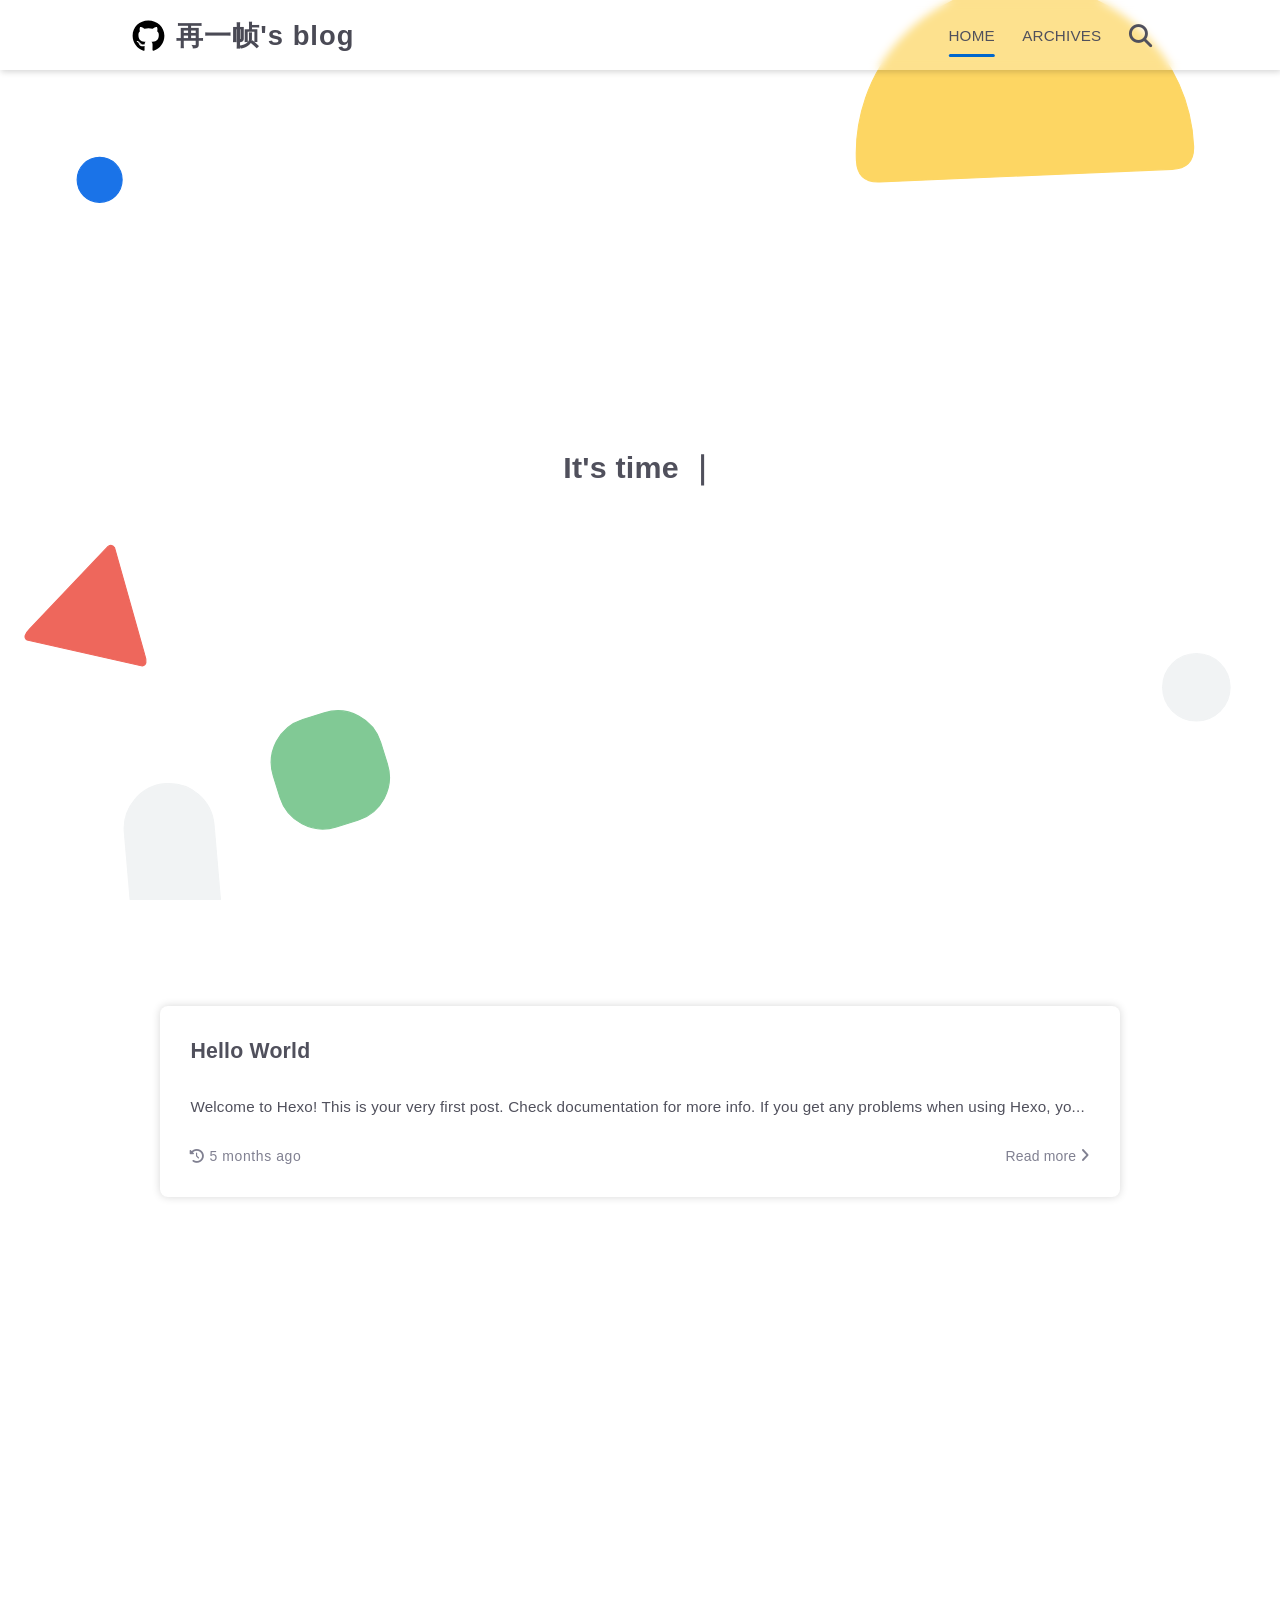
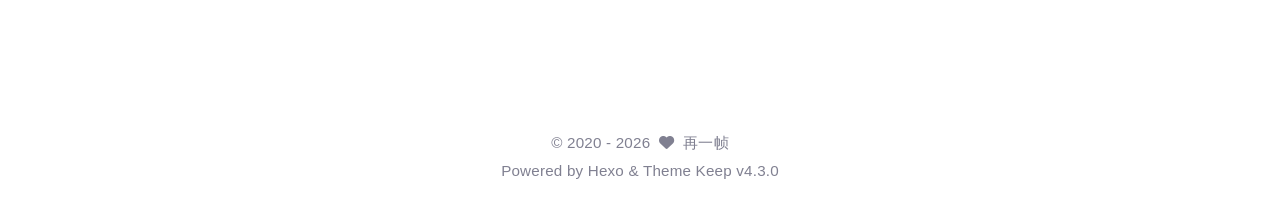
<file: index.html>
<!DOCTYPE html>
<html lang="en">
<head>
    <meta charset="utf-8">
    <meta name="viewport" content="width=device-width, initial-scale=1, maximum-scale=1">
    <meta name="keywords" content="Hexo Theme Keep">
    <meta name="description" content="Hexo Theme Keep">
    <meta name="author" content="再一帧">
    
    <title>
        
        再一帧&#39;s blog
    </title>
    
<link rel="stylesheet" href="/css/style.css">

    
        <link rel="shortcut icon" href="/images/feather.svg">
    
    
<link rel="stylesheet" href="/font/css/fontawesome.min.css">

    
<link rel="stylesheet" href="/font/css/regular.min.css">

    
<link rel="stylesheet" href="/font/css/solid.min.css">

    
<link rel="stylesheet" href="/font/css/brands.min.css">

    
    <script>
        (function () {
            let theme = localStorage.getItem('KEEP-THEME-STATUS');
            let classname = "";
            if (!theme || (JSON.parse(theme).isAutoTheme)){
                classname = (window.matchMedia && window.matchMedia('(prefers-color-scheme: dark)').matches) ? "dark-mode" : "light-mode";
            }
            else{
                classname = JSON.parse(theme).isDark ? "dark-mode" : "light-mode";
            }
            document.documentElement.classList.add(classname);
        })();
    </script>
    <script class="keep-theme-configurations">
    const KEEP = window.KEEP || {}
    KEEP.hexo_config = {"hostname":"example.com","root":"/","language":"en"}
    KEEP.theme_config = {"base_info":{"primary_color":"#0066cc","title":"再一帧's blog","author":"再一帧","avatar":"/images/avatar.svg","logo":"/images/github.svg","favicon":"/images/feather.svg"},"menu":{"home":"/","archives":"/archives"},"first_screen":{"enable":true,"background_img":"/images/bg.svg","background_img_dark":"/images/bg.svg","description":"It's time to study.","hitokoto":false},"social_contact":{"enable":false,"links":{"github":null,"weixin":null,"qq":null,"weibo":null,"zhihu":null,"twitter":null,"x":null,"facebook":null,"email":null}},"scroll":{"progress_bar":false,"percent":true,"hide_header":false},"home":{"announcement":null,"category":false,"tag":false,"post_datetime":"updated"},"post":{"author_badge":{"enable":true,"level_badge":true,"custom_badge":["One","Two","Three"]},"word_count":{"wordcount":false,"min2read":false},"datetime_format":"YYYY-MM-DD HH:mm:ss","copyright_info":false,"share":false,"reward":{"enable":false,"img_link":null,"text":null,"icon":null}},"code_block":{"tools":{"enable":true,"style":"default"},"highlight_theme":"default"},"toc":{"enable":true,"number":false,"expand_all":true,"init_open":true,"layout":"right"},"website_count":{"busuanzi_count":{"enable":true,"site_uv":false,"site_pv":false,"page_pv":false}},"local_search":{"enable":true,"preload":true},"comment":{"enable":false,"use":"valine","valine":{"appid":null,"appkey":null,"server_urls":null,"placeholder":null},"gitalk":{"github_id":null,"github_admins":null,"repository":null,"client_id":null,"client_secret":null,"proxy":null},"twikoo":{"env_id":null,"region":null,"version":"1.6.39"},"waline":{"server_url":null,"reaction":false,"version":"3.3.2"},"giscus":{"repo":null,"repo_id":null,"category":"Announcements","category_id":null,"reactions_enabled":false},"artalk":{"server":null},"disqus":{"shortname":null}},"rss":{"enable":false},"lazyload":{"enable":true},"cdn":{"enable":false,"provider":"cdnjs","custom":{"enable":false,"url":null}},"pjax":{"enable":false},"footer":{"since":2020,"word_count":false,"site_deploy":{"enable":false,"provider":"github","url":null},"record":{"enable":false,"list":[{"code":null,"link":null}]}},"inject":{"enable":false,"css":[null],"js":[null]},"root":"","search_db_path":"keep-search.json","source_data":{},"version":"4.3.0"}
    KEEP.language_ago = {"second":"%s seconds ago","minute":"%s minutes ago","hour":"%s hours ago","day":"%s days ago","week":"%s weeks ago","month":"%s months ago","year":"%s years ago"}
    KEEP.language_code_block = {"copy":"Copy code","copied":"Copied","fold":"Fold code block","folded":"Folded"}
    KEEP.language_copy_copyright = {"copy":"Copy copyright info","copied":"Copied","title":"Original post title","author":"Original post author","link":"Original post link"}
  </script>
<meta name="generator" content="Hexo 7.3.0"></head>


<body>
<div class="progress-bar-container">
    

    
</div>



<main class="page-container border-box">
    <!-- home first screen  -->
    
        
<div class="first-screen-container border-box flex-center fade-in-down-animation">
    <div class="first-screen-content border-box">
        <div class="top-placeholder border-box"></div>

        <div class="middle-placeholder border-box">
            
                <div class="description border-box">
                    
                        
                            
                                <div class="desc-item border-box"><span class="desc">It&#39;s time to study.</span><span class="cursor">｜</span></div>
                            
                        
                    
                </div>
            

            
        </div>

        <div class="bottom-placeholder border-box">
            
        </div>
    </div>
</div>

    

    <!-- page content -->
    <div class="page-main-content border-box is-home">
        <div class="page-main-content-top">
            
<header class="header-wrapper transparent-1">

    <div class="border-box header-content has-first-screen">
        <div class="left flex-start border-box">
            
                <a class="logo-image border-box" href="/">
                    <img src="/images/github.svg">
                </a>
            
            <a class="site-name border-box" href="/">
               再一帧&#39;s blog
            </a>
        </div>

        <div class="right border-box">
            <div class="pc border-box">
                <ul class="menu-list border-box">
                    
                        
                        <li class="menu-item flex-start border-box active">
                            <a class="menu-text-color border-box" href="/">
                                
                                HOME
                                
                            </a>
                            
                        </li>
                    
                        
                        <li class="menu-item flex-start border-box">
                            <a class="menu-text-color border-box" href="/archives">
                                
                                ARCHIVES
                                
                            </a>
                            
                        </li>
                    
                    
                        <li class="menu-item search search-popup-trigger">
                            <i class="menu-text-color fas search fa-search"></i>
                        </li>
                    
                </ul>
            </div>
            <div class="mobile border-box flex-start">
                
                    <div class="icon-item search search-popup-trigger"><i class="fas fa-search"></i></div>
                
                <div class="icon-item menu-bar">
                    <div class="menu-bar-middle"></div>
                </div>
            </div>
        </div>
    </div>

    <div class="header-drawer">
        <ul class="drawer-menu-list border-box">
            
                
                <li class="drawer-menu-item border-box not-sub-menu active">
                    <label class="drawer-menu-label border-box">
                        <a class="drawer-menu-text-color left-side flex-start border-box" href="/">
                            
                            HOME
                        </a>
                        
                    </label>
                    
                </li>
            
                
                <li class="drawer-menu-item border-box not-sub-menu">
                    <label class="drawer-menu-label border-box">
                        <a class="drawer-menu-text-color left-side flex-start border-box" href="/archives">
                            
                            ARCHIVES
                        </a>
                        
                    </label>
                    
                </li>
            
        </ul>
    </div>

    <div class="window-mask"></div>

</header>


        </div>

        <div class="page-main-content-middle border-box">

            <div class="main-content border-box">
                

                    <div class="home-content-container fade-in-down-animation">
    
    <ul class="home-post-list border-box">
        
            <li class="home-post-item">

                

                <div class="home-post-item-bottom border-box">
                    
                    <h3 class="home-post-title border-box">
                        <a href="/2026/06/14/hello-world/">
                            Hello World
                        </a>
                    </h3>

                    <div class="home-post-content keep-markdown-body">
                        
                            Welcome to Hexo! This is your very first post. Check documentation for more info. If you get any problems when using Hexo, yo...
                        
                    </div>

                    

<div class="post-meta-info-container border-box home">
    <div class="post-meta-info border-box">
        
            <span class="meta-info-item border-box">
                <i class="icon fa-solid fa-history"></i>&nbsp;<span class="home-post-history"
                                                                                data-updated="Sun Jun 14 2026 20:55:34 GMT+0800"
                >2026-06-14 20:55:34</span>
            </span>
        

        

        

        

        
        
        
        
    </div>

    
        <a class="home-read-more" href="/2026/06/14/hello-world/">Read more&nbsp;<i class="icon fas fa-angle-right"></i></a>
    
</div>

                </div>
            </li>
        
    </ul>
    



</div>


                
            </div>
        </div>

        <div class="page-main-content-bottom border-box">
            
<footer class="footer border-box">
    <div class="copyright-info info-item">
    &copy;&nbsp;<span>2020</span>&nbsp;-&nbsp;2026
    
            &nbsp;<i class="fas fa-heart icon-animate"></i>&nbsp;&nbsp;<a href="/">再一帧</a>
        
    </div>

    <div class="theme-info info-item">
        Powered by&nbsp;<a target="_blank" href="https://hexo.io">Hexo</a>&nbsp;&&nbsp;Theme&nbsp;<a class="keep-version" target="_blank" href="https://github.com/XPoet/hexo-theme-keep">Keep</a>
    </div>

    

    

    
</footer>

        </div>
    </div>

    <!-- post tools -->
    

    <!-- side tools -->
    <div class="side-tools">
        <div class="side-tools-container border-box side-tools-show-handle">
    <ul class="side-tools-list side-tools-show-handle border-box">
        <li class="tools-item tool-font-adjust-plus flex-center">
            <i class="fas fa-search-plus"></i>
        </li>

        <li class="tools-item tool-font-adjust-minus flex-center">
            <i class="fas fa-search-minus"></i>
        </li>

        <!-- toggle mode -->
        
            <li class="tools-item tool-toggle-theme-mode flex-center">
                <i class="fas fa-moon"></i>
            </li>
        

        <!-- rss -->
        

        <!-- to bottom -->
        <li class="tools-item tool-scroll-to-bottom flex-center">
            <i class="fas fa-arrow-down"></i>
        </li>
    </ul>

    <ul class="exposed-tools-list border-box">
        

        

        <li class="tools-item tool-toggle-show flex-center">
            <i class="fas fa-cog fa-spin"></i>
        </li>

        <li class="tools-item tool-scroll-to-top flex-center show-arrow">
            <i class="arrow fas fa-arrow-up"></i>
            <span class="percent"></span>
        </li>
    </ul>
</div>

    </div>

    <!-- image mask -->
    <div class="zoom-in-image-mask">
    <img class="zoom-in-image">
</div>


    <!-- local search -->
    
        <div class="search-pop-overlay">
    <div class="popup search-popup">
        <div class="search-header">
          <span class="search-input-field-pre">
            <i class="fas fa-keyboard"></i>
          </span>
            <div class="search-input-container">
                <input autocomplete="off"
                       autocorrect="off"
                       autocapitalize="off"
                       placeholder="Search..."
                       spellcheck="false"
                       type="search"
                       class="search-input"
                >
            </div>
            <span class="close-popup-btn">
                <i class="fas fa-times"></i>
            </span>
        </div>
        <div id="search-result">
            <div id="no-result">
                <i class="fas fa-spinner fa-pulse fa-5x fa-fw"></i>
            </div>
        </div>
    </div>
</div>

    

    <!-- tablet toc -->
    
</main>






<!-- common js -->

<script src="/js/utils.js"></script>

<script src="/js/header-shrink.js"></script>

<script src="/js/back2top.js"></script>

<script src="/js/toggle-theme.js"></script>

<script src="/js/code-block.js"></script>

<script src="/js/main.js"></script>

<script src="/js/libs/anime.min.js"></script>


<!-- local search -->

    
<script src="/js/local-search.js"></script>



<!-- lazyload -->

    
<script src="/js/lazyload.js"></script>



<div class="">
    <!-- home page -->
    
        
<script src="/js/page/home-page.js"></script>

    

    <!-- post page -->
    

    <!-- categories page -->
    

    <!-- links page -->
    

    <!-- photos page -->
    

    <!-- tools page -->
    
</div>

<!-- mermaid -->


<!-- pjax -->



</body>
</html>
</file>
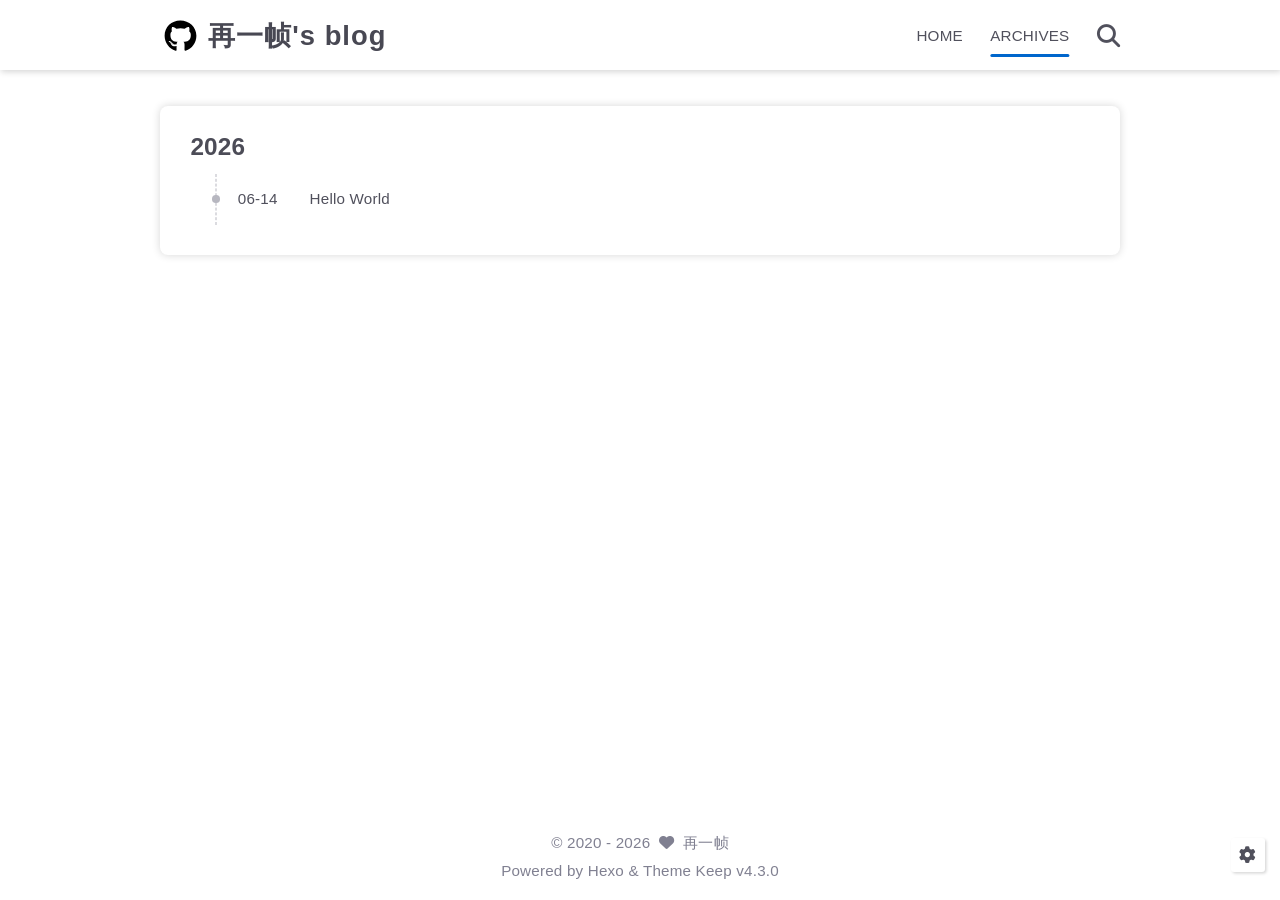
<file: archives/index.html>
<!DOCTYPE html>
<html lang="en">
<head>
    <meta charset="utf-8">
    <meta name="viewport" content="width=device-width, initial-scale=1, maximum-scale=1">
    <meta name="keywords" content="Hexo Theme Keep">
    <meta name="description" content="Hexo Theme Keep">
    <meta name="author" content="再一帧">
    
    <title>
        
            Archive |
        
        再一帧&#39;s blog
    </title>
    
<link rel="stylesheet" href="/css/style.css">

    
        <link rel="shortcut icon" href="/images/feather.svg">
    
    
<link rel="stylesheet" href="/font/css/fontawesome.min.css">

    
<link rel="stylesheet" href="/font/css/regular.min.css">

    
<link rel="stylesheet" href="/font/css/solid.min.css">

    
<link rel="stylesheet" href="/font/css/brands.min.css">

    
    <script>
        (function () {
            let theme = localStorage.getItem('KEEP-THEME-STATUS');
            let classname = "";
            if (!theme || (JSON.parse(theme).isAutoTheme)){
                classname = (window.matchMedia && window.matchMedia('(prefers-color-scheme: dark)').matches) ? "dark-mode" : "light-mode";
            }
            else{
                classname = JSON.parse(theme).isDark ? "dark-mode" : "light-mode";
            }
            document.documentElement.classList.add(classname);
        })();
    </script>
    <script class="keep-theme-configurations">
    const KEEP = window.KEEP || {}
    KEEP.hexo_config = {"hostname":"example.com","root":"/","language":"en"}
    KEEP.theme_config = {"base_info":{"primary_color":"#0066cc","title":"再一帧's blog","author":"再一帧","avatar":"/images/avatar.svg","logo":"/images/github.svg","favicon":"/images/feather.svg"},"menu":{"home":"/","archives":"/archives"},"first_screen":{"enable":true,"background_img":"/images/bg.svg","background_img_dark":"/images/bg.svg","description":"It's time to study.","hitokoto":false},"social_contact":{"enable":false,"links":{"github":null,"weixin":null,"qq":null,"weibo":null,"zhihu":null,"twitter":null,"x":null,"facebook":null,"email":null}},"scroll":{"progress_bar":false,"percent":true,"hide_header":false},"home":{"announcement":null,"category":false,"tag":false,"post_datetime":"updated"},"post":{"author_badge":{"enable":true,"level_badge":true,"custom_badge":["One","Two","Three"]},"word_count":{"wordcount":false,"min2read":false},"datetime_format":"YYYY-MM-DD HH:mm:ss","copyright_info":false,"share":false,"reward":{"enable":false,"img_link":null,"text":null,"icon":null}},"code_block":{"tools":{"enable":true,"style":"default"},"highlight_theme":"default"},"toc":{"enable":true,"number":false,"expand_all":true,"init_open":true,"layout":"right"},"website_count":{"busuanzi_count":{"enable":true,"site_uv":false,"site_pv":false,"page_pv":false}},"local_search":{"enable":true,"preload":true},"comment":{"enable":false,"use":"valine","valine":{"appid":null,"appkey":null,"server_urls":null,"placeholder":null},"gitalk":{"github_id":null,"github_admins":null,"repository":null,"client_id":null,"client_secret":null,"proxy":null},"twikoo":{"env_id":null,"region":null,"version":"1.6.39"},"waline":{"server_url":null,"reaction":false,"version":"3.3.2"},"giscus":{"repo":null,"repo_id":null,"category":"Announcements","category_id":null,"reactions_enabled":false},"artalk":{"server":null},"disqus":{"shortname":null}},"rss":{"enable":false},"lazyload":{"enable":true},"cdn":{"enable":false,"provider":"cdnjs","custom":{"enable":false,"url":null}},"pjax":{"enable":false},"footer":{"since":2020,"word_count":false,"site_deploy":{"enable":false,"provider":"github","url":null},"record":{"enable":false,"list":[{"code":null,"link":null}]}},"inject":{"enable":false,"css":[null],"js":[null]},"root":"","search_db_path":"keep-search.json","source_data":{},"version":"4.3.0"}
    KEEP.language_ago = {"second":"%s seconds ago","minute":"%s minutes ago","hour":"%s hours ago","day":"%s days ago","week":"%s weeks ago","month":"%s months ago","year":"%s years ago"}
    KEEP.language_code_block = {"copy":"Copy code","copied":"Copied","fold":"Fold code block","folded":"Folded"}
    KEEP.language_copy_copyright = {"copy":"Copy copyright info","copied":"Copied","title":"Original post title","author":"Original post author","link":"Original post link"}
  </script>
<meta name="generator" content="Hexo 7.3.0"></head>


<body>
<div class="progress-bar-container">
    

    
</div>



<main class="page-container border-box">
    <!-- home first screen  -->
    

    <!-- page content -->
    <div class="page-main-content border-box">
        <div class="page-main-content-top">
            
<header class="header-wrapper">

    <div class="border-box header-content">
        <div class="left flex-start border-box">
            
                <a class="logo-image border-box" href="/">
                    <img src="/images/github.svg">
                </a>
            
            <a class="site-name border-box" href="/">
               再一帧&#39;s blog
            </a>
        </div>

        <div class="right border-box">
            <div class="pc border-box">
                <ul class="menu-list border-box">
                    
                        
                        <li class="menu-item flex-start border-box">
                            <a class="menu-text-color border-box" href="/">
                                
                                HOME
                                
                            </a>
                            
                        </li>
                    
                        
                        <li class="menu-item flex-start border-box active">
                            <a class="menu-text-color border-box" href="/archives">
                                
                                ARCHIVES
                                
                            </a>
                            
                        </li>
                    
                    
                        <li class="menu-item search search-popup-trigger">
                            <i class="menu-text-color fas search fa-search"></i>
                        </li>
                    
                </ul>
            </div>
            <div class="mobile border-box flex-start">
                
                    <div class="icon-item search search-popup-trigger"><i class="fas fa-search"></i></div>
                
                <div class="icon-item menu-bar">
                    <div class="menu-bar-middle"></div>
                </div>
            </div>
        </div>
    </div>

    <div class="header-drawer">
        <ul class="drawer-menu-list border-box">
            
                
                <li class="drawer-menu-item border-box not-sub-menu">
                    <label class="drawer-menu-label border-box">
                        <a class="drawer-menu-text-color left-side flex-start border-box" href="/">
                            
                            HOME
                        </a>
                        
                    </label>
                    
                </li>
            
                
                <li class="drawer-menu-item border-box not-sub-menu active">
                    <label class="drawer-menu-label border-box">
                        <a class="drawer-menu-text-color left-side flex-start border-box" href="/archives">
                            
                            ARCHIVES
                        </a>
                        
                    </label>
                    
                </li>
            
        </ul>
    </div>

    <div class="window-mask"></div>

</header>


        </div>

        <div class="page-main-content-middle border-box">

            <div class="main-content border-box">
                

                    <div class="fade-in-down-animation">
    <div class="archives-container">
        <div class="archives-timeline border-box">
            
<div class="archive-list-container border-box">
    
        <section class="archive-item border-box">
            <div class="archive-item-header border-box">
                <span class="archive-year">2026</span>
            </div>
            <ul class="archive-item-body border-box">
                
                    <li class="post-item border-box">
                        <span class="starting-point border-box flex-center"></span>
                        <span class="post-date border-box">06-14</span>
                        <a class="post-title border-box text-ellipsis"
                           href="/2026/06/14/hello-world/"
                        >Hello World</a>
                    </li>
                
            </ul>
        </section>
    
</div>

        </div>
    </div>
    



</div>


                
            </div>
        </div>

        <div class="page-main-content-bottom border-box">
            
<footer class="footer border-box">
    <div class="copyright-info info-item">
    &copy;&nbsp;<span>2020</span>&nbsp;-&nbsp;2026
    
            &nbsp;<i class="fas fa-heart icon-animate"></i>&nbsp;&nbsp;<a href="/">再一帧</a>
        
    </div>

    <div class="theme-info info-item">
        Powered by&nbsp;<a target="_blank" href="https://hexo.io">Hexo</a>&nbsp;&&nbsp;Theme&nbsp;<a class="keep-version" target="_blank" href="https://github.com/XPoet/hexo-theme-keep">Keep</a>
    </div>

    

    

    
</footer>

        </div>
    </div>

    <!-- post tools -->
    

    <!-- side tools -->
    <div class="side-tools">
        <div class="side-tools-container border-box ">
    <ul class="side-tools-list side-tools-show-handle border-box">
        <li class="tools-item tool-font-adjust-plus flex-center">
            <i class="fas fa-search-plus"></i>
        </li>

        <li class="tools-item tool-font-adjust-minus flex-center">
            <i class="fas fa-search-minus"></i>
        </li>

        <!-- toggle mode -->
        
            <li class="tools-item tool-toggle-theme-mode flex-center">
                <i class="fas fa-moon"></i>
            </li>
        

        <!-- rss -->
        

        <!-- to bottom -->
        <li class="tools-item tool-scroll-to-bottom flex-center">
            <i class="fas fa-arrow-down"></i>
        </li>
    </ul>

    <ul class="exposed-tools-list border-box">
        

        

        <li class="tools-item tool-toggle-show flex-center">
            <i class="fas fa-cog fa-spin"></i>
        </li>

        <li class="tools-item tool-scroll-to-top flex-center show-arrow">
            <i class="arrow fas fa-arrow-up"></i>
            <span class="percent"></span>
        </li>
    </ul>
</div>

    </div>

    <!-- image mask -->
    <div class="zoom-in-image-mask">
    <img class="zoom-in-image">
</div>


    <!-- local search -->
    
        <div class="search-pop-overlay">
    <div class="popup search-popup">
        <div class="search-header">
          <span class="search-input-field-pre">
            <i class="fas fa-keyboard"></i>
          </span>
            <div class="search-input-container">
                <input autocomplete="off"
                       autocorrect="off"
                       autocapitalize="off"
                       placeholder="Search..."
                       spellcheck="false"
                       type="search"
                       class="search-input"
                >
            </div>
            <span class="close-popup-btn">
                <i class="fas fa-times"></i>
            </span>
        </div>
        <div id="search-result">
            <div id="no-result">
                <i class="fas fa-spinner fa-pulse fa-5x fa-fw"></i>
            </div>
        </div>
    </div>
</div>

    

    <!-- tablet toc -->
    
</main>






<!-- common js -->

<script src="/js/utils.js"></script>

<script src="/js/header-shrink.js"></script>

<script src="/js/back2top.js"></script>

<script src="/js/toggle-theme.js"></script>

<script src="/js/code-block.js"></script>

<script src="/js/main.js"></script>

<script src="/js/libs/anime.min.js"></script>


<!-- local search -->

    
<script src="/js/local-search.js"></script>



<!-- lazyload -->

    
<script src="/js/lazyload.js"></script>



<div class="">
    <!-- home page -->
    

    <!-- post page -->
    

    <!-- categories page -->
    

    <!-- links page -->
    

    <!-- photos page -->
    

    <!-- tools page -->
    
</div>

<!-- mermaid -->


<!-- pjax -->



</body>
</html>
</file>
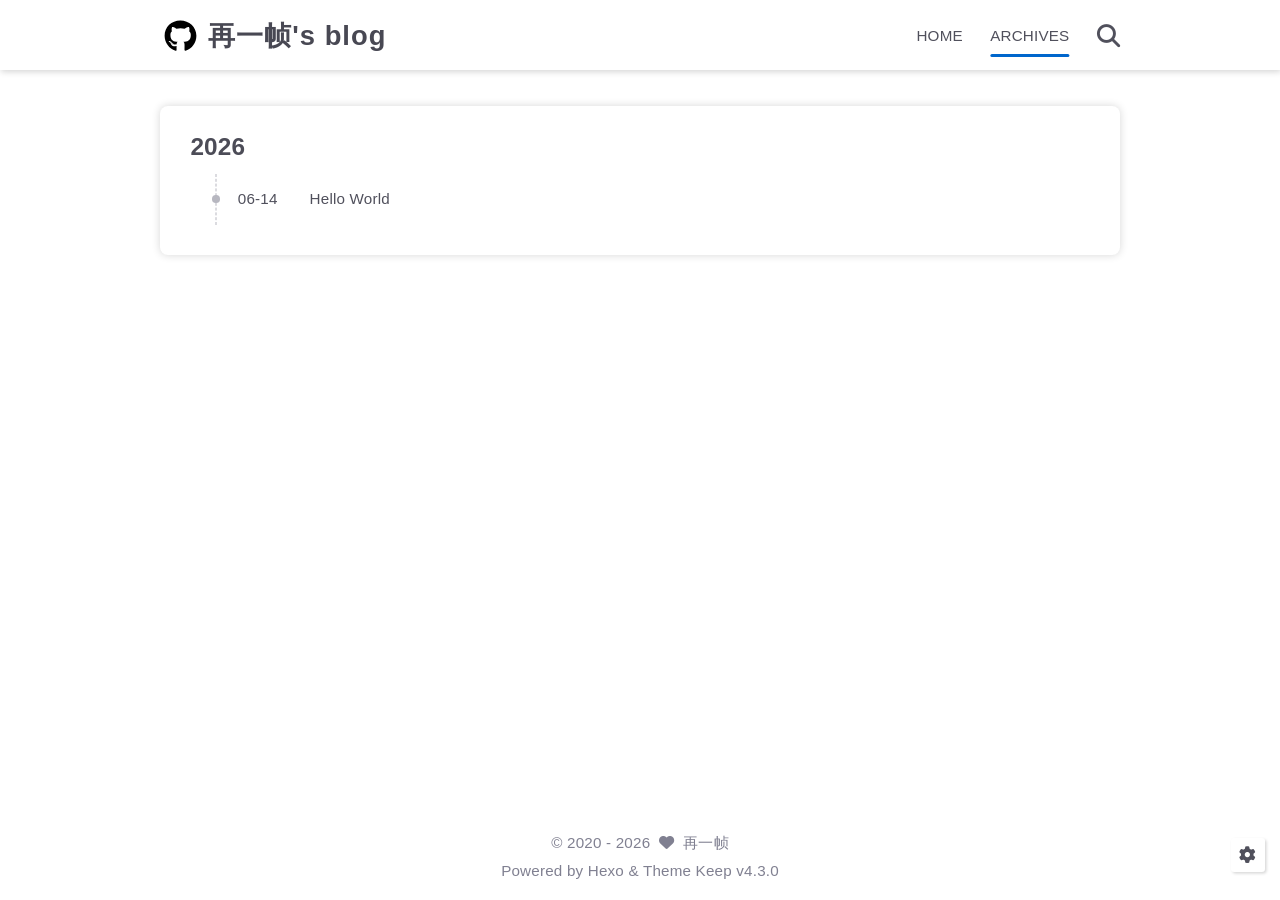
<file: archives/2026/index.html>
<!DOCTYPE html>
<html lang="en">
<head>
    <meta charset="utf-8">
    <meta name="viewport" content="width=device-width, initial-scale=1, maximum-scale=1">
    <meta name="keywords" content="Hexo Theme Keep">
    <meta name="description" content="Hexo Theme Keep">
    <meta name="author" content="再一帧">
    
    <title>
        
            Archive: 2026 |
        
        再一帧&#39;s blog
    </title>
    
<link rel="stylesheet" href="/css/style.css">

    
        <link rel="shortcut icon" href="/images/feather.svg">
    
    
<link rel="stylesheet" href="/font/css/fontawesome.min.css">

    
<link rel="stylesheet" href="/font/css/regular.min.css">

    
<link rel="stylesheet" href="/font/css/solid.min.css">

    
<link rel="stylesheet" href="/font/css/brands.min.css">

    
    <script>
        (function () {
            let theme = localStorage.getItem('KEEP-THEME-STATUS');
            let classname = "";
            if (!theme || (JSON.parse(theme).isAutoTheme)){
                classname = (window.matchMedia && window.matchMedia('(prefers-color-scheme: dark)').matches) ? "dark-mode" : "light-mode";
            }
            else{
                classname = JSON.parse(theme).isDark ? "dark-mode" : "light-mode";
            }
            document.documentElement.classList.add(classname);
        })();
    </script>
    <script class="keep-theme-configurations">
    const KEEP = window.KEEP || {}
    KEEP.hexo_config = {"hostname":"example.com","root":"/","language":"en"}
    KEEP.theme_config = {"base_info":{"primary_color":"#0066cc","title":"再一帧's blog","author":"再一帧","avatar":"/images/avatar.svg","logo":"/images/github.svg","favicon":"/images/feather.svg"},"menu":{"home":"/","archives":"/archives"},"first_screen":{"enable":true,"background_img":"/images/bg.svg","background_img_dark":"/images/bg.svg","description":"It's time to study.","hitokoto":false},"social_contact":{"enable":false,"links":{"github":null,"weixin":null,"qq":null,"weibo":null,"zhihu":null,"twitter":null,"x":null,"facebook":null,"email":null}},"scroll":{"progress_bar":false,"percent":true,"hide_header":false},"home":{"announcement":null,"category":false,"tag":false,"post_datetime":"updated"},"post":{"author_badge":{"enable":true,"level_badge":true,"custom_badge":["One","Two","Three"]},"word_count":{"wordcount":false,"min2read":false},"datetime_format":"YYYY-MM-DD HH:mm:ss","copyright_info":false,"share":false,"reward":{"enable":false,"img_link":null,"text":null,"icon":null}},"code_block":{"tools":{"enable":true,"style":"default"},"highlight_theme":"default"},"toc":{"enable":true,"number":false,"expand_all":true,"init_open":true,"layout":"right"},"website_count":{"busuanzi_count":{"enable":true,"site_uv":false,"site_pv":false,"page_pv":false}},"local_search":{"enable":true,"preload":true},"comment":{"enable":false,"use":"valine","valine":{"appid":null,"appkey":null,"server_urls":null,"placeholder":null},"gitalk":{"github_id":null,"github_admins":null,"repository":null,"client_id":null,"client_secret":null,"proxy":null},"twikoo":{"env_id":null,"region":null,"version":"1.6.39"},"waline":{"server_url":null,"reaction":false,"version":"3.3.2"},"giscus":{"repo":null,"repo_id":null,"category":"Announcements","category_id":null,"reactions_enabled":false},"artalk":{"server":null},"disqus":{"shortname":null}},"rss":{"enable":false},"lazyload":{"enable":true},"cdn":{"enable":false,"provider":"cdnjs","custom":{"enable":false,"url":null}},"pjax":{"enable":false},"footer":{"since":2020,"word_count":false,"site_deploy":{"enable":false,"provider":"github","url":null},"record":{"enable":false,"list":[{"code":null,"link":null}]}},"inject":{"enable":false,"css":[null],"js":[null]},"root":"","search_db_path":"keep-search.json","source_data":{},"version":"4.3.0"}
    KEEP.language_ago = {"second":"%s seconds ago","minute":"%s minutes ago","hour":"%s hours ago","day":"%s days ago","week":"%s weeks ago","month":"%s months ago","year":"%s years ago"}
    KEEP.language_code_block = {"copy":"Copy code","copied":"Copied","fold":"Fold code block","folded":"Folded"}
    KEEP.language_copy_copyright = {"copy":"Copy copyright info","copied":"Copied","title":"Original post title","author":"Original post author","link":"Original post link"}
  </script>
<meta name="generator" content="Hexo 7.3.0"></head>


<body>
<div class="progress-bar-container">
    

    
</div>



<main class="page-container border-box">
    <!-- home first screen  -->
    

    <!-- page content -->
    <div class="page-main-content border-box">
        <div class="page-main-content-top">
            
<header class="header-wrapper">

    <div class="border-box header-content">
        <div class="left flex-start border-box">
            
                <a class="logo-image border-box" href="/">
                    <img src="/images/github.svg">
                </a>
            
            <a class="site-name border-box" href="/">
               再一帧&#39;s blog
            </a>
        </div>

        <div class="right border-box">
            <div class="pc border-box">
                <ul class="menu-list border-box">
                    
                        
                        <li class="menu-item flex-start border-box">
                            <a class="menu-text-color border-box" href="/">
                                
                                HOME
                                
                            </a>
                            
                        </li>
                    
                        
                        <li class="menu-item flex-start border-box active">
                            <a class="menu-text-color border-box" href="/archives">
                                
                                ARCHIVES
                                
                            </a>
                            
                        </li>
                    
                    
                        <li class="menu-item search search-popup-trigger">
                            <i class="menu-text-color fas search fa-search"></i>
                        </li>
                    
                </ul>
            </div>
            <div class="mobile border-box flex-start">
                
                    <div class="icon-item search search-popup-trigger"><i class="fas fa-search"></i></div>
                
                <div class="icon-item menu-bar">
                    <div class="menu-bar-middle"></div>
                </div>
            </div>
        </div>
    </div>

    <div class="header-drawer">
        <ul class="drawer-menu-list border-box">
            
                
                <li class="drawer-menu-item border-box not-sub-menu">
                    <label class="drawer-menu-label border-box">
                        <a class="drawer-menu-text-color left-side flex-start border-box" href="/">
                            
                            HOME
                        </a>
                        
                    </label>
                    
                </li>
            
                
                <li class="drawer-menu-item border-box not-sub-menu active">
                    <label class="drawer-menu-label border-box">
                        <a class="drawer-menu-text-color left-side flex-start border-box" href="/archives">
                            
                            ARCHIVES
                        </a>
                        
                    </label>
                    
                </li>
            
        </ul>
    </div>

    <div class="window-mask"></div>

</header>


        </div>

        <div class="page-main-content-middle border-box">

            <div class="main-content border-box">
                

                    <div class="fade-in-down-animation">
    <div class="archives-container">
        <div class="archives-timeline border-box">
            
<div class="archive-list-container border-box">
    
        <section class="archive-item border-box">
            <div class="archive-item-header border-box">
                <span class="archive-year">2026</span>
            </div>
            <ul class="archive-item-body border-box">
                
                    <li class="post-item border-box">
                        <span class="starting-point border-box flex-center"></span>
                        <span class="post-date border-box">06-14</span>
                        <a class="post-title border-box text-ellipsis"
                           href="/2026/06/14/hello-world/"
                        >Hello World</a>
                    </li>
                
            </ul>
        </section>
    
</div>

        </div>
    </div>
    



</div>


                
            </div>
        </div>

        <div class="page-main-content-bottom border-box">
            
<footer class="footer border-box">
    <div class="copyright-info info-item">
    &copy;&nbsp;<span>2020</span>&nbsp;-&nbsp;2026
    
            &nbsp;<i class="fas fa-heart icon-animate"></i>&nbsp;&nbsp;<a href="/">再一帧</a>
        
    </div>

    <div class="theme-info info-item">
        Powered by&nbsp;<a target="_blank" href="https://hexo.io">Hexo</a>&nbsp;&&nbsp;Theme&nbsp;<a class="keep-version" target="_blank" href="https://github.com/XPoet/hexo-theme-keep">Keep</a>
    </div>

    

    

    
</footer>

        </div>
    </div>

    <!-- post tools -->
    

    <!-- side tools -->
    <div class="side-tools">
        <div class="side-tools-container border-box ">
    <ul class="side-tools-list side-tools-show-handle border-box">
        <li class="tools-item tool-font-adjust-plus flex-center">
            <i class="fas fa-search-plus"></i>
        </li>

        <li class="tools-item tool-font-adjust-minus flex-center">
            <i class="fas fa-search-minus"></i>
        </li>

        <!-- toggle mode -->
        
            <li class="tools-item tool-toggle-theme-mode flex-center">
                <i class="fas fa-moon"></i>
            </li>
        

        <!-- rss -->
        

        <!-- to bottom -->
        <li class="tools-item tool-scroll-to-bottom flex-center">
            <i class="fas fa-arrow-down"></i>
        </li>
    </ul>

    <ul class="exposed-tools-list border-box">
        

        

        <li class="tools-item tool-toggle-show flex-center">
            <i class="fas fa-cog fa-spin"></i>
        </li>

        <li class="tools-item tool-scroll-to-top flex-center show-arrow">
            <i class="arrow fas fa-arrow-up"></i>
            <span class="percent"></span>
        </li>
    </ul>
</div>

    </div>

    <!-- image mask -->
    <div class="zoom-in-image-mask">
    <img class="zoom-in-image">
</div>


    <!-- local search -->
    
        <div class="search-pop-overlay">
    <div class="popup search-popup">
        <div class="search-header">
          <span class="search-input-field-pre">
            <i class="fas fa-keyboard"></i>
          </span>
            <div class="search-input-container">
                <input autocomplete="off"
                       autocorrect="off"
                       autocapitalize="off"
                       placeholder="Search..."
                       spellcheck="false"
                       type="search"
                       class="search-input"
                >
            </div>
            <span class="close-popup-btn">
                <i class="fas fa-times"></i>
            </span>
        </div>
        <div id="search-result">
            <div id="no-result">
                <i class="fas fa-spinner fa-pulse fa-5x fa-fw"></i>
            </div>
        </div>
    </div>
</div>

    

    <!-- tablet toc -->
    
</main>






<!-- common js -->

<script src="/js/utils.js"></script>

<script src="/js/header-shrink.js"></script>

<script src="/js/back2top.js"></script>

<script src="/js/toggle-theme.js"></script>

<script src="/js/code-block.js"></script>

<script src="/js/main.js"></script>

<script src="/js/libs/anime.min.js"></script>


<!-- local search -->

    
<script src="/js/local-search.js"></script>



<!-- lazyload -->

    
<script src="/js/lazyload.js"></script>



<div class="">
    <!-- home page -->
    

    <!-- post page -->
    

    <!-- categories page -->
    

    <!-- links page -->
    

    <!-- photos page -->
    

    <!-- tools page -->
    
</div>

<!-- mermaid -->


<!-- pjax -->



</body>
</html>
</file>
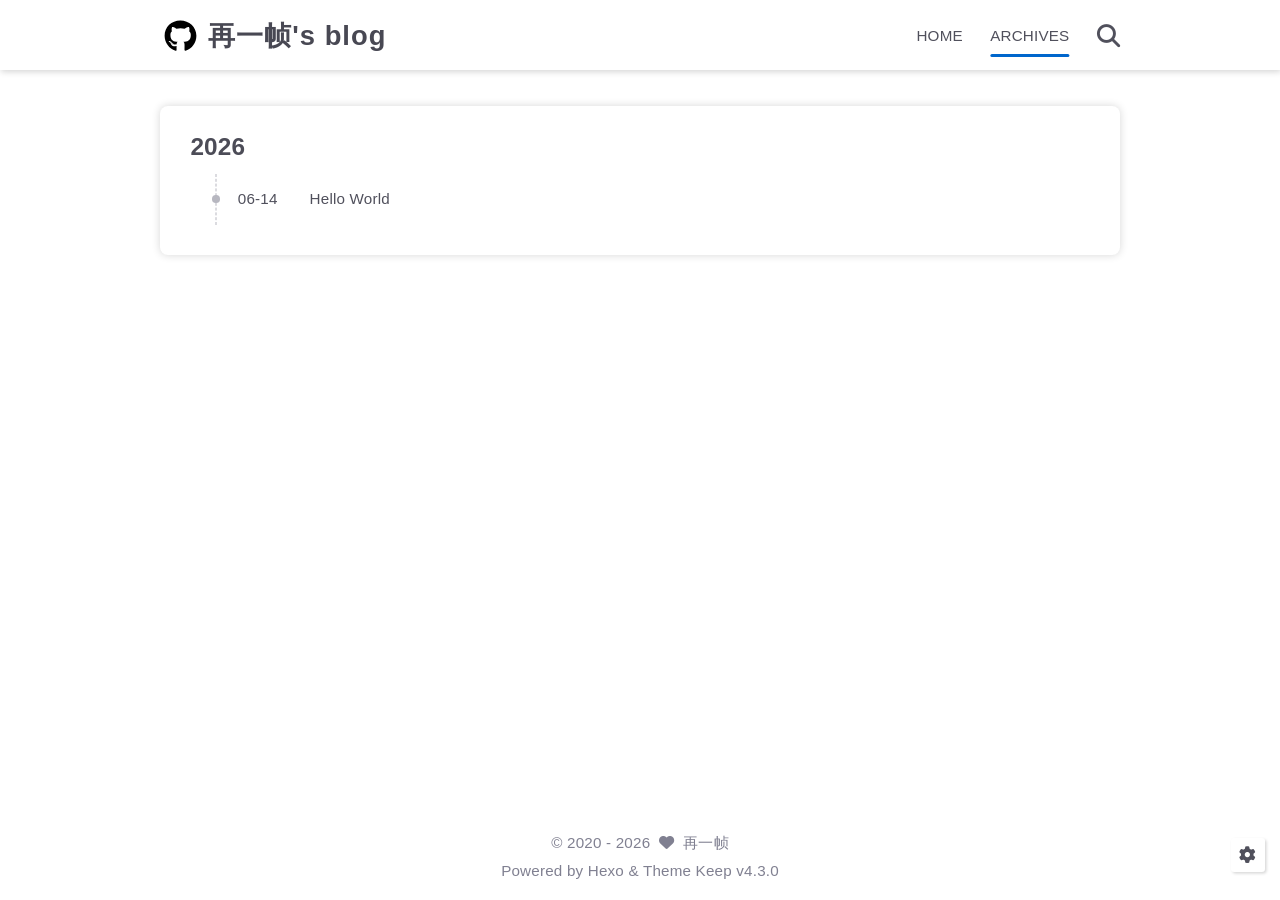
<file: archives/2026/06/index.html>
<!DOCTYPE html>
<html lang="en">
<head>
    <meta charset="utf-8">
    <meta name="viewport" content="width=device-width, initial-scale=1, maximum-scale=1">
    <meta name="keywords" content="Hexo Theme Keep">
    <meta name="description" content="Hexo Theme Keep">
    <meta name="author" content="再一帧">
    
    <title>
        
            Archive: 2026/6 |
        
        再一帧&#39;s blog
    </title>
    
<link rel="stylesheet" href="/css/style.css">

    
        <link rel="shortcut icon" href="/images/feather.svg">
    
    
<link rel="stylesheet" href="/font/css/fontawesome.min.css">

    
<link rel="stylesheet" href="/font/css/regular.min.css">

    
<link rel="stylesheet" href="/font/css/solid.min.css">

    
<link rel="stylesheet" href="/font/css/brands.min.css">

    
    <script>
        (function () {
            let theme = localStorage.getItem('KEEP-THEME-STATUS');
            let classname = "";
            if (!theme || (JSON.parse(theme).isAutoTheme)){
                classname = (window.matchMedia && window.matchMedia('(prefers-color-scheme: dark)').matches) ? "dark-mode" : "light-mode";
            }
            else{
                classname = JSON.parse(theme).isDark ? "dark-mode" : "light-mode";
            }
            document.documentElement.classList.add(classname);
        })();
    </script>
    <script class="keep-theme-configurations">
    const KEEP = window.KEEP || {}
    KEEP.hexo_config = {"hostname":"example.com","root":"/","language":"en"}
    KEEP.theme_config = {"base_info":{"primary_color":"#0066cc","title":"再一帧's blog","author":"再一帧","avatar":"/images/avatar.svg","logo":"/images/github.svg","favicon":"/images/feather.svg"},"menu":{"home":"/","archives":"/archives"},"first_screen":{"enable":true,"background_img":"/images/bg.svg","background_img_dark":"/images/bg.svg","description":"It's time to study.","hitokoto":false},"social_contact":{"enable":false,"links":{"github":null,"weixin":null,"qq":null,"weibo":null,"zhihu":null,"twitter":null,"x":null,"facebook":null,"email":null}},"scroll":{"progress_bar":false,"percent":true,"hide_header":false},"home":{"announcement":null,"category":false,"tag":false,"post_datetime":"updated"},"post":{"author_badge":{"enable":true,"level_badge":true,"custom_badge":["One","Two","Three"]},"word_count":{"wordcount":false,"min2read":false},"datetime_format":"YYYY-MM-DD HH:mm:ss","copyright_info":false,"share":false,"reward":{"enable":false,"img_link":null,"text":null,"icon":null}},"code_block":{"tools":{"enable":true,"style":"default"},"highlight_theme":"default"},"toc":{"enable":true,"number":false,"expand_all":true,"init_open":true,"layout":"right"},"website_count":{"busuanzi_count":{"enable":true,"site_uv":false,"site_pv":false,"page_pv":false}},"local_search":{"enable":true,"preload":true},"comment":{"enable":false,"use":"valine","valine":{"appid":null,"appkey":null,"server_urls":null,"placeholder":null},"gitalk":{"github_id":null,"github_admins":null,"repository":null,"client_id":null,"client_secret":null,"proxy":null},"twikoo":{"env_id":null,"region":null,"version":"1.6.39"},"waline":{"server_url":null,"reaction":false,"version":"3.3.2"},"giscus":{"repo":null,"repo_id":null,"category":"Announcements","category_id":null,"reactions_enabled":false},"artalk":{"server":null},"disqus":{"shortname":null}},"rss":{"enable":false},"lazyload":{"enable":true},"cdn":{"enable":false,"provider":"cdnjs","custom":{"enable":false,"url":null}},"pjax":{"enable":false},"footer":{"since":2020,"word_count":false,"site_deploy":{"enable":false,"provider":"github","url":null},"record":{"enable":false,"list":[{"code":null,"link":null}]}},"inject":{"enable":false,"css":[null],"js":[null]},"root":"","search_db_path":"keep-search.json","source_data":{},"version":"4.3.0"}
    KEEP.language_ago = {"second":"%s seconds ago","minute":"%s minutes ago","hour":"%s hours ago","day":"%s days ago","week":"%s weeks ago","month":"%s months ago","year":"%s years ago"}
    KEEP.language_code_block = {"copy":"Copy code","copied":"Copied","fold":"Fold code block","folded":"Folded"}
    KEEP.language_copy_copyright = {"copy":"Copy copyright info","copied":"Copied","title":"Original post title","author":"Original post author","link":"Original post link"}
  </script>
<meta name="generator" content="Hexo 7.3.0"></head>


<body>
<div class="progress-bar-container">
    

    
</div>



<main class="page-container border-box">
    <!-- home first screen  -->
    

    <!-- page content -->
    <div class="page-main-content border-box">
        <div class="page-main-content-top">
            
<header class="header-wrapper">

    <div class="border-box header-content">
        <div class="left flex-start border-box">
            
                <a class="logo-image border-box" href="/">
                    <img src="/images/github.svg">
                </a>
            
            <a class="site-name border-box" href="/">
               再一帧&#39;s blog
            </a>
        </div>

        <div class="right border-box">
            <div class="pc border-box">
                <ul class="menu-list border-box">
                    
                        
                        <li class="menu-item flex-start border-box">
                            <a class="menu-text-color border-box" href="/">
                                
                                HOME
                                
                            </a>
                            
                        </li>
                    
                        
                        <li class="menu-item flex-start border-box active">
                            <a class="menu-text-color border-box" href="/archives">
                                
                                ARCHIVES
                                
                            </a>
                            
                        </li>
                    
                    
                        <li class="menu-item search search-popup-trigger">
                            <i class="menu-text-color fas search fa-search"></i>
                        </li>
                    
                </ul>
            </div>
            <div class="mobile border-box flex-start">
                
                    <div class="icon-item search search-popup-trigger"><i class="fas fa-search"></i></div>
                
                <div class="icon-item menu-bar">
                    <div class="menu-bar-middle"></div>
                </div>
            </div>
        </div>
    </div>

    <div class="header-drawer">
        <ul class="drawer-menu-list border-box">
            
                
                <li class="drawer-menu-item border-box not-sub-menu">
                    <label class="drawer-menu-label border-box">
                        <a class="drawer-menu-text-color left-side flex-start border-box" href="/">
                            
                            HOME
                        </a>
                        
                    </label>
                    
                </li>
            
                
                <li class="drawer-menu-item border-box not-sub-menu active">
                    <label class="drawer-menu-label border-box">
                        <a class="drawer-menu-text-color left-side flex-start border-box" href="/archives">
                            
                            ARCHIVES
                        </a>
                        
                    </label>
                    
                </li>
            
        </ul>
    </div>

    <div class="window-mask"></div>

</header>


        </div>

        <div class="page-main-content-middle border-box">

            <div class="main-content border-box">
                

                    <div class="fade-in-down-animation">
    <div class="archives-container">
        <div class="archives-timeline border-box">
            
<div class="archive-list-container border-box">
    
        <section class="archive-item border-box">
            <div class="archive-item-header border-box">
                <span class="archive-year">2026</span>
            </div>
            <ul class="archive-item-body border-box">
                
                    <li class="post-item border-box">
                        <span class="starting-point border-box flex-center"></span>
                        <span class="post-date border-box">06-14</span>
                        <a class="post-title border-box text-ellipsis"
                           href="/2026/06/14/hello-world/"
                        >Hello World</a>
                    </li>
                
            </ul>
        </section>
    
</div>

        </div>
    </div>
    



</div>


                
            </div>
        </div>

        <div class="page-main-content-bottom border-box">
            
<footer class="footer border-box">
    <div class="copyright-info info-item">
    &copy;&nbsp;<span>2020</span>&nbsp;-&nbsp;2026
    
            &nbsp;<i class="fas fa-heart icon-animate"></i>&nbsp;&nbsp;<a href="/">再一帧</a>
        
    </div>

    <div class="theme-info info-item">
        Powered by&nbsp;<a target="_blank" href="https://hexo.io">Hexo</a>&nbsp;&&nbsp;Theme&nbsp;<a class="keep-version" target="_blank" href="https://github.com/XPoet/hexo-theme-keep">Keep</a>
    </div>

    

    

    
</footer>

        </div>
    </div>

    <!-- post tools -->
    

    <!-- side tools -->
    <div class="side-tools">
        <div class="side-tools-container border-box ">
    <ul class="side-tools-list side-tools-show-handle border-box">
        <li class="tools-item tool-font-adjust-plus flex-center">
            <i class="fas fa-search-plus"></i>
        </li>

        <li class="tools-item tool-font-adjust-minus flex-center">
            <i class="fas fa-search-minus"></i>
        </li>

        <!-- toggle mode -->
        
            <li class="tools-item tool-toggle-theme-mode flex-center">
                <i class="fas fa-moon"></i>
            </li>
        

        <!-- rss -->
        

        <!-- to bottom -->
        <li class="tools-item tool-scroll-to-bottom flex-center">
            <i class="fas fa-arrow-down"></i>
        </li>
    </ul>

    <ul class="exposed-tools-list border-box">
        

        

        <li class="tools-item tool-toggle-show flex-center">
            <i class="fas fa-cog fa-spin"></i>
        </li>

        <li class="tools-item tool-scroll-to-top flex-center show-arrow">
            <i class="arrow fas fa-arrow-up"></i>
            <span class="percent"></span>
        </li>
    </ul>
</div>

    </div>

    <!-- image mask -->
    <div class="zoom-in-image-mask">
    <img class="zoom-in-image">
</div>


    <!-- local search -->
    
        <div class="search-pop-overlay">
    <div class="popup search-popup">
        <div class="search-header">
          <span class="search-input-field-pre">
            <i class="fas fa-keyboard"></i>
          </span>
            <div class="search-input-container">
                <input autocomplete="off"
                       autocorrect="off"
                       autocapitalize="off"
                       placeholder="Search..."
                       spellcheck="false"
                       type="search"
                       class="search-input"
                >
            </div>
            <span class="close-popup-btn">
                <i class="fas fa-times"></i>
            </span>
        </div>
        <div id="search-result">
            <div id="no-result">
                <i class="fas fa-spinner fa-pulse fa-5x fa-fw"></i>
            </div>
        </div>
    </div>
</div>

    

    <!-- tablet toc -->
    
</main>






<!-- common js -->

<script src="/js/utils.js"></script>

<script src="/js/header-shrink.js"></script>

<script src="/js/back2top.js"></script>

<script src="/js/toggle-theme.js"></script>

<script src="/js/code-block.js"></script>

<script src="/js/main.js"></script>

<script src="/js/libs/anime.min.js"></script>


<!-- local search -->

    
<script src="/js/local-search.js"></script>



<!-- lazyload -->

    
<script src="/js/lazyload.js"></script>



<div class="">
    <!-- home page -->
    

    <!-- post page -->
    

    <!-- categories page -->
    

    <!-- links page -->
    

    <!-- photos page -->
    

    <!-- tools page -->
    
</div>

<!-- mermaid -->


<!-- pjax -->



</body>
</html>
</file>
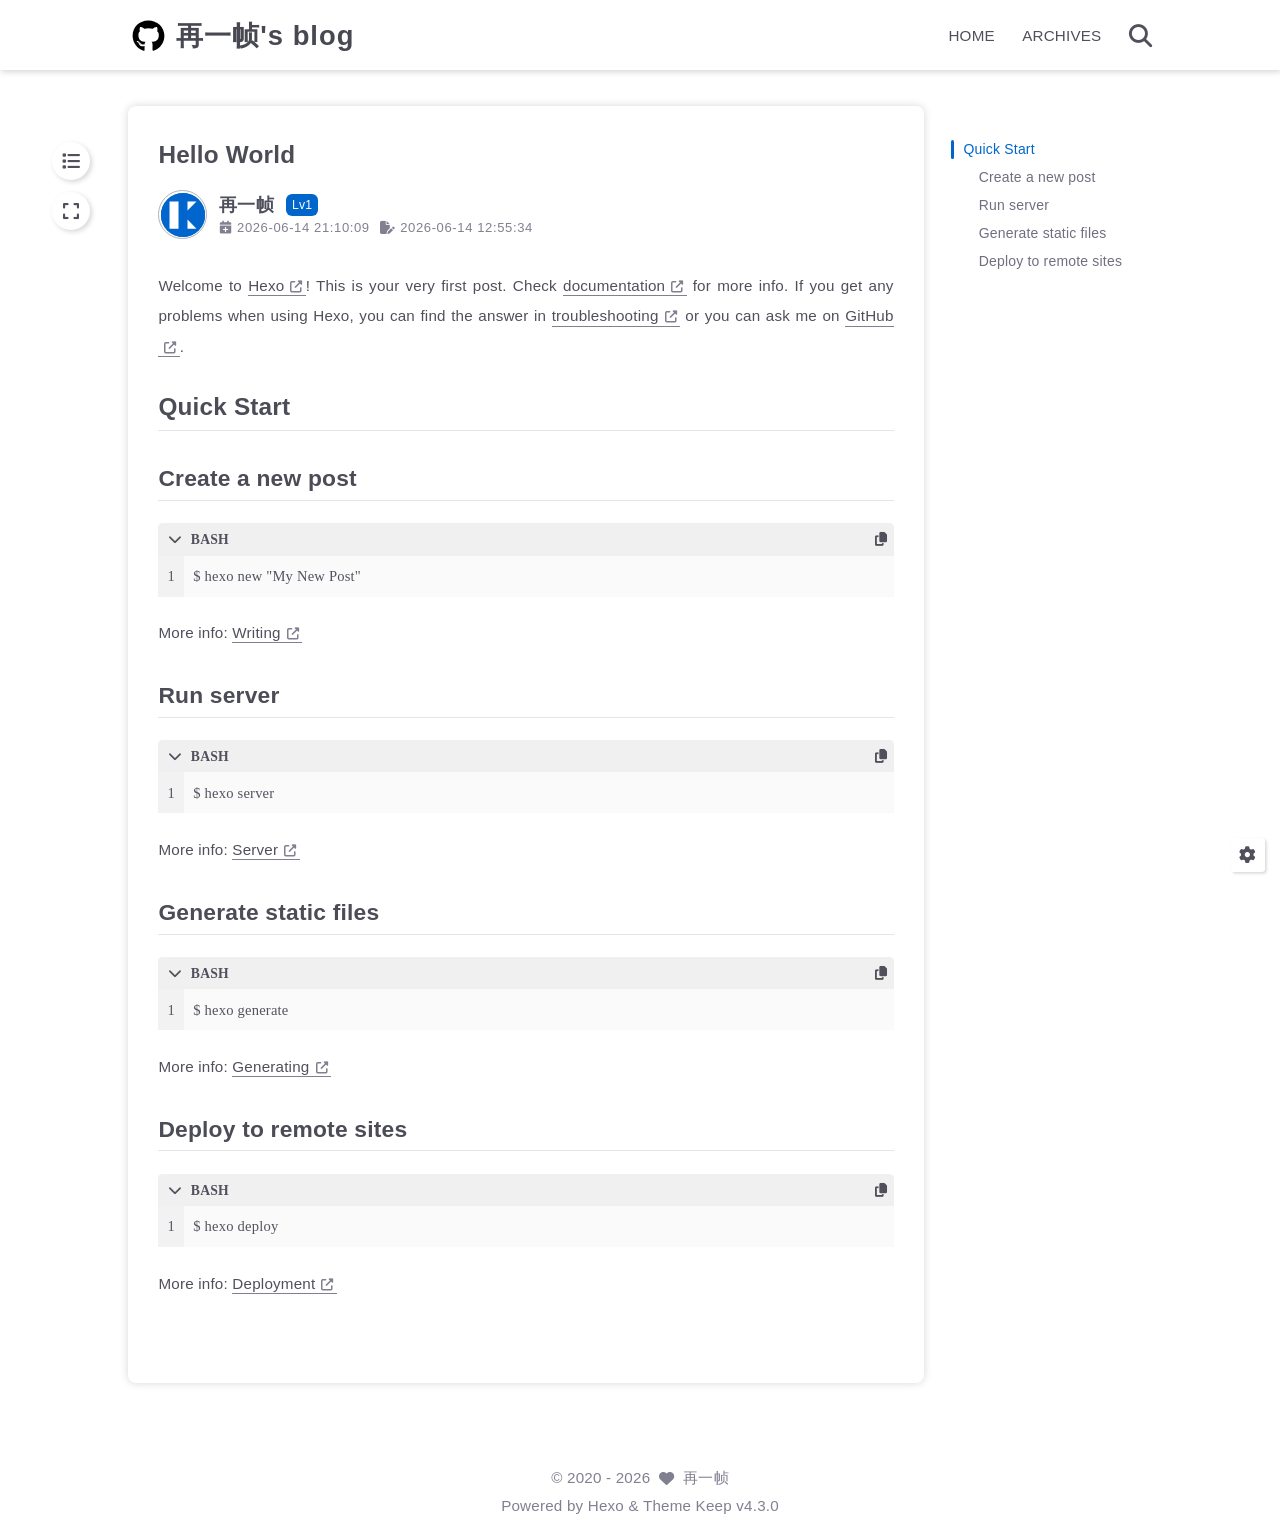
<file: 2026/06/14/hello-world/index.html>
<!DOCTYPE html>
<html lang="en">
<head>
    <meta charset="utf-8">
    <meta name="viewport" content="width=device-width, initial-scale=1, maximum-scale=1">
    <meta name="keywords" content="Hexo Theme Keep">
    <meta name="description" content="Hexo Theme Keep">
    <meta name="author" content="再一帧">
    
    <title>
        
            Hello World |
        
        再一帧&#39;s blog
    </title>
    
<link rel="stylesheet" href="/css/style.css">

    
        <link rel="shortcut icon" href="/images/feather.svg">
    
    
<link rel="stylesheet" href="/font/css/fontawesome.min.css">

    
<link rel="stylesheet" href="/font/css/regular.min.css">

    
<link rel="stylesheet" href="/font/css/solid.min.css">

    
<link rel="stylesheet" href="/font/css/brands.min.css">

    
    <script>
        (function () {
            let theme = localStorage.getItem('KEEP-THEME-STATUS');
            let classname = "";
            if (!theme || (JSON.parse(theme).isAutoTheme)){
                classname = (window.matchMedia && window.matchMedia('(prefers-color-scheme: dark)').matches) ? "dark-mode" : "light-mode";
            }
            else{
                classname = JSON.parse(theme).isDark ? "dark-mode" : "light-mode";
            }
            document.documentElement.classList.add(classname);
        })();
    </script>
    <script class="keep-theme-configurations">
    const KEEP = window.KEEP || {}
    KEEP.hexo_config = {"hostname":"example.com","root":"/","language":"en"}
    KEEP.theme_config = {"base_info":{"primary_color":"#0066cc","title":"再一帧's blog","author":"再一帧","avatar":"/images/avatar.svg","logo":"/images/github.svg","favicon":"/images/feather.svg"},"menu":{"home":"/","archives":"/archives"},"first_screen":{"enable":true,"background_img":"/images/bg.svg","background_img_dark":"/images/bg.svg","description":"It's time to study.","hitokoto":false},"social_contact":{"enable":false,"links":{"github":null,"weixin":null,"qq":null,"weibo":null,"zhihu":null,"twitter":null,"x":null,"facebook":null,"email":null}},"scroll":{"progress_bar":false,"percent":true,"hide_header":false},"home":{"announcement":null,"category":false,"tag":false,"post_datetime":"updated"},"post":{"author_badge":{"enable":true,"level_badge":true,"custom_badge":["One","Two","Three"]},"word_count":{"wordcount":false,"min2read":false},"datetime_format":"YYYY-MM-DD HH:mm:ss","copyright_info":false,"share":false,"reward":{"enable":false,"img_link":null,"text":null,"icon":null}},"code_block":{"tools":{"enable":true,"style":"default"},"highlight_theme":"default"},"toc":{"enable":true,"number":false,"expand_all":true,"init_open":true,"layout":"right"},"website_count":{"busuanzi_count":{"enable":true,"site_uv":false,"site_pv":false,"page_pv":false}},"local_search":{"enable":true,"preload":true},"comment":{"enable":false,"use":"valine","valine":{"appid":null,"appkey":null,"server_urls":null,"placeholder":null},"gitalk":{"github_id":null,"github_admins":null,"repository":null,"client_id":null,"client_secret":null,"proxy":null},"twikoo":{"env_id":null,"region":null,"version":"1.6.39"},"waline":{"server_url":null,"reaction":false,"version":"3.3.2"},"giscus":{"repo":null,"repo_id":null,"category":"Announcements","category_id":null,"reactions_enabled":false},"artalk":{"server":null},"disqus":{"shortname":null}},"rss":{"enable":false},"lazyload":{"enable":true},"cdn":{"enable":false,"provider":"cdnjs","custom":{"enable":false,"url":null}},"pjax":{"enable":false},"footer":{"since":2020,"word_count":false,"site_deploy":{"enable":false,"provider":"github","url":null},"record":{"enable":false,"list":[{"code":null,"link":null}]}},"inject":{"enable":false,"css":[null],"js":[null]},"root":"","search_db_path":"keep-search.json","source_data":{},"version":"4.3.0"}
    KEEP.language_ago = {"second":"%s seconds ago","minute":"%s minutes ago","hour":"%s hours ago","day":"%s days ago","week":"%s weeks ago","month":"%s months ago","year":"%s years ago"}
    KEEP.language_code_block = {"copy":"Copy code","copied":"Copied","fold":"Fold code block","folded":"Folded"}
    KEEP.language_copy_copyright = {"copy":"Copy copyright info","copied":"Copied","title":"Original post title","author":"Original post author","link":"Original post link"}
  </script>
<meta name="generator" content="Hexo 7.3.0"></head>


<body>
<div class="progress-bar-container">
    

    
</div>



<main class="page-container border-box">
    <!-- home first screen  -->
    

    <!-- page content -->
    <div class="page-main-content border-box">
        <div class="page-main-content-top">
            
<header class="header-wrapper">

    <div class="border-box header-content">
        <div class="left flex-start border-box">
            
                <a class="logo-image border-box" href="/">
                    <img src="/images/github.svg">
                </a>
            
            <a class="site-name border-box" href="/">
               再一帧&#39;s blog
            </a>
        </div>

        <div class="right border-box">
            <div class="pc border-box">
                <ul class="menu-list border-box">
                    
                        
                        <li class="menu-item flex-start border-box">
                            <a class="menu-text-color border-box" href="/">
                                
                                HOME
                                
                            </a>
                            
                        </li>
                    
                        
                        <li class="menu-item flex-start border-box">
                            <a class="menu-text-color border-box" href="/archives">
                                
                                ARCHIVES
                                
                            </a>
                            
                        </li>
                    
                    
                        <li class="menu-item search search-popup-trigger">
                            <i class="menu-text-color fas search fa-search"></i>
                        </li>
                    
                </ul>
            </div>
            <div class="mobile border-box flex-start">
                
                    <div class="icon-item search search-popup-trigger"><i class="fas fa-search"></i></div>
                
                <div class="icon-item menu-bar">
                    <div class="menu-bar-middle"></div>
                </div>
            </div>
        </div>
    </div>

    <div class="header-drawer">
        <ul class="drawer-menu-list border-box">
            
                
                <li class="drawer-menu-item border-box not-sub-menu">
                    <label class="drawer-menu-label border-box">
                        <a class="drawer-menu-text-color left-side flex-start border-box" href="/">
                            
                            HOME
                        </a>
                        
                    </label>
                    
                </li>
            
                
                <li class="drawer-menu-item border-box not-sub-menu">
                    <label class="drawer-menu-label border-box">
                        <a class="drawer-menu-text-color left-side flex-start border-box" href="/archives">
                            
                            ARCHIVES
                        </a>
                        
                    </label>
                    
                </li>
            
        </ul>
    </div>

    <div class="window-mask"></div>

</header>


        </div>

        <div class="page-main-content-middle border-box">

            <div class="main-content border-box">
                

                    
<div class="fade-in-down-animation">
    <div class="post-page-container border-box">
        <div class="post-content-container border-box">
            

            <div class="post-content-bottom border-box">
                
                    <div class="post-title">
                        Hello World
                    </div>
                

                
                    <div class="post-header border-box">
                        
                            <div class="avatar-box border-box">
                                <img src="/images/avatar.svg">
                            </div>
                        
                        <div class="info-box">
                            <div class="author border-box">
                                <span class="name">再一帧</span>
                                
                                    <span class="author-badge">Lv1</span>
                                
                            </div>
                            <div class="meta-info border-box">
                                

<div class="post-meta-info-container border-box post">
    <div class="post-meta-info border-box">
        

        
            <span class="meta-info-item post-create-date">
                <i class="icon fa-solid fa-calendar-plus"></i>&nbsp;
                <span class="datetime">2026-06-14 21:10:09</span>
            </span>

            
                <span class="meta-info-item post-update-date">
                    <i class="icon fa-solid fa-file-pen"></i>&nbsp;
                    <span class="datetime" data-updated="Sun Jun 14 2026 20:55:34 GMT+0800">2026-06-14 20:55:34</span>
                </span>
            
        

        

        

        
        
        
        
    </div>

    
</div>

                            </div>
                        </div>
                    </div>
                

                <div class="post-content keep-markdown-body ">
                    

                    
                         <p>Welcome to <a class="link"   target="_blank" rel="noopener" href="https://hexo.io/" >Hexo<i class="fas fa-external-link-alt"></i></a>! This is your very first post. Check <a class="link"   target="_blank" rel="noopener" href="https://hexo.io/docs/" >documentation<i class="fas fa-external-link-alt"></i></a> for more info. If you get any problems when using Hexo, you can find the answer in <a class="link"   target="_blank" rel="noopener" href="https://hexo.io/docs/troubleshooting.html" >troubleshooting<i class="fas fa-external-link-alt"></i></a> or you can ask me on <a class="link"   target="_blank" rel="noopener" href="https://github.com/hexojs/hexo/issues" >GitHub<i class="fas fa-external-link-alt"></i></a>.</p>
<h2 id="Quick-Start"><a href="#Quick-Start" class="headerlink" title="Quick Start"></a>Quick Start</h2><h3 id="Create-a-new-post"><a href="#Create-a-new-post" class="headerlink" title="Create a new post"></a>Create a new post</h3><figure class="highlight bash"><table><tr><td class="gutter"><pre><span class="line">1</span><br></pre></td><td class="code"><pre><span class="line">$ hexo new <span class="string">&quot;My New Post&quot;</span></span><br></pre></td></tr></table></figure>

<p>More info: <a class="link"   target="_blank" rel="noopener" href="https://hexo.io/docs/writing.html" >Writing<i class="fas fa-external-link-alt"></i></a></p>
<h3 id="Run-server"><a href="#Run-server" class="headerlink" title="Run server"></a>Run server</h3><figure class="highlight bash"><table><tr><td class="gutter"><pre><span class="line">1</span><br></pre></td><td class="code"><pre><span class="line">$ hexo server</span><br></pre></td></tr></table></figure>

<p>More info: <a class="link"   target="_blank" rel="noopener" href="https://hexo.io/docs/server.html" >Server<i class="fas fa-external-link-alt"></i></a></p>
<h3 id="Generate-static-files"><a href="#Generate-static-files" class="headerlink" title="Generate static files"></a>Generate static files</h3><figure class="highlight bash"><table><tr><td class="gutter"><pre><span class="line">1</span><br></pre></td><td class="code"><pre><span class="line">$ hexo generate</span><br></pre></td></tr></table></figure>

<p>More info: <a class="link"   target="_blank" rel="noopener" href="https://hexo.io/docs/generating.html" >Generating<i class="fas fa-external-link-alt"></i></a></p>
<h3 id="Deploy-to-remote-sites"><a href="#Deploy-to-remote-sites" class="headerlink" title="Deploy to remote sites"></a>Deploy to remote sites</h3><figure class="highlight bash"><table><tr><td class="gutter"><pre><span class="line">1</span><br></pre></td><td class="code"><pre><span class="line">$ hexo deploy</span><br></pre></td></tr></table></figure>

<p>More info: <a class="link"   target="_blank" rel="noopener" href="https://hexo.io/docs/one-command-deployment.html" >Deployment<i class="fas fa-external-link-alt"></i></a></p>

                    
                </div>

                

                <div class="post-bottom-tags-and-share border-box">
                    <div>
                        
                    </div>
                    <div>
                        
                    </div>
                </div>

                

                

                
                    






                
            </div>
        </div>

        
            <div class="pc-post-toc right-toc">
                <div class="post-toc-wrap border-box">
    <div class="post-toc border-box">
        <ol class="nav"><li class="nav-item nav-level-2"><a class="nav-link" href="#Quick-Start"><span class="nav-text">Quick Start</span></a><ol class="nav-child"><li class="nav-item nav-level-3"><a class="nav-link" href="#Create-a-new-post"><span class="nav-text">Create a new post</span></a></li><li class="nav-item nav-level-3"><a class="nav-link" href="#Run-server"><span class="nav-text">Run server</span></a></li><li class="nav-item nav-level-3"><a class="nav-link" href="#Generate-static-files"><span class="nav-text">Generate static files</span></a></li><li class="nav-item nav-level-3"><a class="nav-link" href="#Deploy-to-remote-sites"><span class="nav-text">Deploy to remote sites</span></a></li></ol></li></ol>
    </div>
</div>

            </div>
        
    </div>
</div>


                
            </div>
        </div>

        <div class="page-main-content-bottom border-box">
            
<footer class="footer border-box">
    <div class="copyright-info info-item">
    &copy;&nbsp;<span>2020</span>&nbsp;-&nbsp;2026
    
            &nbsp;<i class="fas fa-heart icon-animate"></i>&nbsp;&nbsp;<a href="/">再一帧</a>
        
    </div>

    <div class="theme-info info-item">
        Powered by&nbsp;<a target="_blank" href="https://hexo.io">Hexo</a>&nbsp;&&nbsp;Theme&nbsp;<a class="keep-version" target="_blank" href="https://github.com/XPoet/hexo-theme-keep">Keep</a>
    </div>

    

    

    
</footer>

        </div>
    </div>

    <!-- post tools -->
    
        <div class="post-tools right-toc">
            <div class="post-tools-container border-box">
    <ul class="post-tools-list border-box">
        <!-- PC encrypt again -->
        

        <!-- PC TOC show toggle -->
        
            <li class="tools-item flex-center toggle-show-toc">
                <i class="fas fa-list"></i>
            </li>
        

        <!-- PC go comment -->
        

        <!-- PC full screen -->
        <li class="tools-item flex-center full-screen">
            <i class="fa-solid fa-expand"></i>
        </li>
    </ul>
</div>

        </div>
    

    <!-- side tools -->
    <div class="side-tools">
        <div class="side-tools-container border-box ">
    <ul class="side-tools-list side-tools-show-handle border-box">
        <li class="tools-item tool-font-adjust-plus flex-center">
            <i class="fas fa-search-plus"></i>
        </li>

        <li class="tools-item tool-font-adjust-minus flex-center">
            <i class="fas fa-search-minus"></i>
        </li>

        <!-- toggle mode -->
        
            <li class="tools-item tool-toggle-theme-mode flex-center">
                <i class="fas fa-moon"></i>
            </li>
        

        <!-- rss -->
        

        <!-- to bottom -->
        <li class="tools-item tool-scroll-to-bottom flex-center">
            <i class="fas fa-arrow-down"></i>
        </li>
    </ul>

    <ul class="exposed-tools-list border-box">
        
            <li class="tools-item toggle-show-toc-tablet flex-center">
                <i class="fas fa-list"></i>
            </li>
        

        

        <li class="tools-item tool-toggle-show flex-center">
            <i class="fas fa-cog fa-spin"></i>
        </li>

        <li class="tools-item tool-scroll-to-top flex-center show-arrow">
            <i class="arrow fas fa-arrow-up"></i>
            <span class="percent"></span>
        </li>
    </ul>
</div>

    </div>

    <!-- image mask -->
    <div class="zoom-in-image-mask">
    <img class="zoom-in-image">
</div>


    <!-- local search -->
    
        <div class="search-pop-overlay">
    <div class="popup search-popup">
        <div class="search-header">
          <span class="search-input-field-pre">
            <i class="fas fa-keyboard"></i>
          </span>
            <div class="search-input-container">
                <input autocomplete="off"
                       autocorrect="off"
                       autocapitalize="off"
                       placeholder="Search..."
                       spellcheck="false"
                       type="search"
                       class="search-input"
                >
            </div>
            <span class="close-popup-btn">
                <i class="fas fa-times"></i>
            </span>
        </div>
        <div id="search-result">
            <div id="no-result">
                <i class="fas fa-spinner fa-pulse fa-5x fa-fw"></i>
            </div>
        </div>
    </div>
</div>

    

    <!-- tablet toc -->
    
        <div class="tablet-post-toc-mask">
            <div class="tablet-post-toc">
                <div class="post-toc-wrap border-box">
    <div class="post-toc border-box">
        <ol class="nav"><li class="nav-item nav-level-2"><a class="nav-link" href="#Quick-Start"><span class="nav-text">Quick Start</span></a><ol class="nav-child"><li class="nav-item nav-level-3"><a class="nav-link" href="#Create-a-new-post"><span class="nav-text">Create a new post</span></a></li><li class="nav-item nav-level-3"><a class="nav-link" href="#Run-server"><span class="nav-text">Run server</span></a></li><li class="nav-item nav-level-3"><a class="nav-link" href="#Generate-static-files"><span class="nav-text">Generate static files</span></a></li><li class="nav-item nav-level-3"><a class="nav-link" href="#Deploy-to-remote-sites"><span class="nav-text">Deploy to remote sites</span></a></li></ol></li></ol>
    </div>
</div>

            </div>
        </div>
    
</main>





<!-- common js -->

<script src="/js/utils.js"></script>

<script src="/js/header-shrink.js"></script>

<script src="/js/back2top.js"></script>

<script src="/js/toggle-theme.js"></script>

<script src="/js/code-block.js"></script>

<script src="/js/main.js"></script>

<script src="/js/libs/anime.min.js"></script>


<!-- local search -->

    
<script src="/js/local-search.js"></script>



<!-- lazyload -->

    
<script src="/js/lazyload.js"></script>



<div class="">
    <!-- home page -->
    

    <!-- post page -->
    
        <!-- post-helper -->
        
<script src="/js/post/post-helper.js"></script>


        <!-- toc -->
        
            
<script src="/js/post/toc.js"></script>

        

        <!-- copyright-info -->
        

        <!-- share -->
        
    

    <!-- categories page -->
    

    <!-- links page -->
    

    <!-- photos page -->
    

    <!-- tools page -->
    
</div>

<!-- mermaid -->


<!-- pjax -->



</body>
</html>
</file>
<file: css/style.css>
:root {
  --base-font-size: 15.2px;
  --base-line-height: 22px;
  --base-font-weight: 400;
  --base-font-family: Optima-Regular, Optima, PingFang SC, Microsoft YaHei, sans-serif;
  --page-content-width: 80%;
  --page-content-width-tablet: 88%;
  --page-content-width-mobile: 90%;
  --page-content-max-width: 960px;
  --page-content-max-width-2: calc(var(--page-content-max-width) * 1.2);
  --component-gap: 36px;
  --box-border-radius: 8px;
  --header-height: 70px;
  --header-shrink-height: calc(var(--header-height) * 0.72);
  --header-backdrop-filter-blur: 4px;
  --header-scroll-progress-bar-height: 2px;
  --header-title-font-family: var(--base-font-family);
  --header-title-font-size: 1.8rem;
  --header-menu-icon: inline-flex;
  --first-screen-display: block;
  --first-screen-font-family: var(--base-font-family);
  --first-screen-font-size: 2rem;
  --first-screen-font-color-light: #50505c;
  --first-screen-font-color-dark: #adbac5;
  --first-screen-font-offset: 0;
  --first-screen-icon-size: 1.8rem;
  --first-screen-icon-color-light: #50505c;
  --first-screen-icon-color-dark: #adbac5;
  --first-screen-header-font-color-light: #50505c;
  --first-screen-header-font-color-dark: #adbac5;
  --home-post-hover-scale: 1;
  --post-title-align: left;
  --post-author-avatar: block;
  --post-author-name: flex;
  --post-create-datetime: flex;
  --post-update-datetime: flex;
  --post-img-align: 0 auto 0 0;
}
.fade-in-down-animation {
  animation-name: fade-in-down;
  animation-duration: 1s;
  animation-fill-mode: both;
}
.title-hover-animation {
  position: relative;
  display: inline-block;
  color: var(--text-color-2);
  line-height: 1.3;
  vertical-align: top;
  border-bottom: none;
}
.title-hover-animation::before {
  position: absolute;
  bottom: -4px;
  left: 0;
  width: 100%;
  height: 2px;
  background-color: var(--text-color-2);
  transform: scaleX(0);
  visibility: hidden;
  content: "";
  transition-delay: 0s, 0s, 0s, 0s, 0s, 0s;
  transition-timing-function: ease, ease, ease, ease, ease-in-out, ease-in-out;
  transition-duration: 0.2s, 0.2s, 0.2s, 0.2s, 0.2s, 0.2s;
  transition-property: color, background, box-shadow, border-color, visibility, transform;
}
.title-hover-animation:hover::before {
  transform: scaleX(1);
  visibility: visible;
}
@-moz-keyframes fade-in-down {
  0% {
    transform: translateY(-50px);
    opacity: 0;
  }
  100% {
    transform: translateY(0);
    opacity: 1;
  }
}
@-webkit-keyframes fade-in-down {
  0% {
    transform: translateY(-50px);
    opacity: 0;
  }
  100% {
    transform: translateY(0);
    opacity: 1;
  }
}
@-o-keyframes fade-in-down {
  0% {
    transform: translateY(-50px);
    opacity: 0;
  }
  100% {
    transform: translateY(0);
    opacity: 1;
  }
}
@keyframes fade-in-down {
  0% {
    transform: translateY(-50px);
    opacity: 0;
  }
  100% {
    transform: translateY(0);
    opacity: 1;
  }
}
@-moz-keyframes heartbeat-animate {
  0%, 100% {
    transform: scale(1);
  }
  10%, 30% {
    transform: scale(0.88);
  }
  20%, 40%, 60%, 80% {
    transform: scale(1.08);
  }
  50%, 70% {
    transform: scale(1.08);
  }
}
@-webkit-keyframes heartbeat-animate {
  0%, 100% {
    transform: scale(1);
  }
  10%, 30% {
    transform: scale(0.88);
  }
  20%, 40%, 60%, 80% {
    transform: scale(1.08);
  }
  50%, 70% {
    transform: scale(1.08);
  }
}
@-o-keyframes heartbeat-animate {
  0%, 100% {
    transform: scale(1);
  }
  10%, 30% {
    transform: scale(0.88);
  }
  20%, 40%, 60%, 80% {
    transform: scale(1.08);
  }
  50%, 70% {
    transform: scale(1.08);
  }
}
@keyframes heartbeat-animate {
  0%, 100% {
    transform: scale(1);
  }
  10%, 30% {
    transform: scale(0.88);
  }
  20%, 40%, 60%, 80% {
    transform: scale(1.08);
  }
  50%, 70% {
    transform: scale(1.08);
  }
}
@-moz-keyframes img-loading-animation {
  to {
    transform: rotate(1turn);
  }
}
@-webkit-keyframes img-loading-animation {
  to {
    transform: rotate(1turn);
  }
}
@-o-keyframes img-loading-animation {
  to {
    transform: rotate(1turn);
  }
}
@keyframes img-loading-animation {
  to {
    transform: rotate(1turn);
  }
}
@-moz-keyframes blink-caret {
  from, to {
    opacity: 0;
  }
  50% {
    opacity: 1;
  }
}
@-webkit-keyframes blink-caret {
  from, to {
    opacity: 0;
  }
  50% {
    opacity: 1;
  }
}
@-o-keyframes blink-caret {
  from, to {
    opacity: 0;
  }
  50% {
    opacity: 1;
  }
}
@keyframes blink-caret {
  from, to {
    opacity: 0;
  }
  50% {
    opacity: 1;
  }
}
@-moz-keyframes shake {
  0% {
    transform: rotate(-5deg);
  }
  25% {
    transform: rotate(5deg);
  }
  50% {
    transform: rotate(-5deg);
  }
  75% {
    transform: rotate(5deg);
  }
  100% {
    transform: rotate(-5deg);
  }
}
@-webkit-keyframes shake {
  0% {
    transform: rotate(-5deg);
  }
  25% {
    transform: rotate(5deg);
  }
  50% {
    transform: rotate(-5deg);
  }
  75% {
    transform: rotate(5deg);
  }
  100% {
    transform: rotate(-5deg);
  }
}
@-o-keyframes shake {
  0% {
    transform: rotate(-5deg);
  }
  25% {
    transform: rotate(5deg);
  }
  50% {
    transform: rotate(-5deg);
  }
  75% {
    transform: rotate(5deg);
  }
  100% {
    transform: rotate(-5deg);
  }
}
@keyframes shake {
  0% {
    transform: rotate(-5deg);
  }
  25% {
    transform: rotate(5deg);
  }
  50% {
    transform: rotate(-5deg);
  }
  75% {
    transform: rotate(5deg);
  }
  100% {
    transform: rotate(-5deg);
  }
}
:root {
  --primary-color: #06c;
  --primary-color-light-1: #0075eb;
  --primary-color-light-2: #0a85ff;
  --primary-color-dark-1: #005cb8;
  --primary-color-dark-2: #0052a3;
  --background-color-1: #fff;
  --background-color-1-transparent: rgba(255,255,255,0.6);
  --background-color-2: #f7f7f7;
  --background-color-3: #f0f0f0;
  --content-background-color: #fff;
  --text-color-1: #484853;
  --text-color-2: #4c4c57;
  --text-color-3: #50505c;
  --text-color-4: #808091;
  --text-color-5: #b7b7c0;
  --text-color-6: #ededef;
  --text-color-badge: #fff;
  --toc-text-color: #6f6f80;
  --badge-color: #f0f0f0;
  --badge-background-color: #9393a1;
  --border-color: #b3b3b3;
  --selection-color: #0075eb;
  --shadow-color: rgba(0,0,0,0.16);
  --shadow-hover-color: rgba(0,0,0,0.22);
  --scrollbar-color: #686877;
  --scrollbar-background-color: #e6e6e6;
  --toc-scrollbar-color: rgba(80,80,92,0.1);
  --copyright-icon-bg-color: rgba(80,80,92,0.12);
  --avatar-background-color: #005cb8;
  --header-transparent-background-1: rgba(255,255,255,0.28);
  --header-transparent-background-2: rgba(255,255,255,0.4);
  --pjax-progress-bar-color: linear-gradient(45deg, #f10006, #ef5b00, #e59c01, #19ca05, #00cab5, #0264c8, #c303c3);
  --post-h-bottom-border-color: rgba(80,80,92,0.15);
  --keep-info-color: rgba(117,117,122,0.8);
  --keep-info-background-color: rgba(117,117,122,0.1);
  --keep-info-border-color: rgba(117,117,122,0.6);
  --keep-primary-color: #0458ab;
  --keep-primary-background-color: rgba(4,88,171,0.1);
  --keep-primary-border-color: rgba(4,88,171,0.6);
  --keep-warning-color: #b78d0f;
  --keep-warning-background-color: rgba(183,141,15,0.1);
  --keep-warning-border-color: rgba(183,141,15,0.6);
  --keep-success-color: #10b981;
  --keep-success-background-color: rgba(16,185,129,0.1);
  --keep-success-border-color: rgba(16,185,129,0.6);
  --keep-danger-color: #f43f5e;
  --keep-danger-background-color: rgba(244,63,94,0.1);
  --keep-danger-border-color: rgba(244,63,94,0.6);
  display: none;
}
.light-mode {
  --primary-color: #06c;
  --primary-color-light-1: #0075eb;
  --primary-color-light-2: #0a85ff;
  --primary-color-dark-1: #005cb8;
  --primary-color-dark-2: #0052a3;
  --background-color-1: #fff;
  --background-color-1-transparent: rgba(255,255,255,0.6);
  --background-color-2: #f7f7f7;
  --background-color-3: #f0f0f0;
  --content-background-color: #fff;
  --text-color-1: #484853;
  --text-color-2: #4c4c57;
  --text-color-3: #50505c;
  --text-color-4: #808091;
  --text-color-5: #b7b7c0;
  --text-color-6: #ededef;
  --text-color-badge: #fff;
  --toc-text-color: #6f6f80;
  --badge-color: #f0f0f0;
  --badge-background-color: #9393a1;
  --border-color: #b3b3b3;
  --selection-color: #0075eb;
  --shadow-color: rgba(0,0,0,0.16);
  --shadow-hover-color: rgba(0,0,0,0.22);
  --scrollbar-color: #686877;
  --scrollbar-background-color: #e6e6e6;
  --toc-scrollbar-color: rgba(80,80,92,0.1);
  --copyright-icon-bg-color: rgba(80,80,92,0.12);
  --avatar-background-color: #005cb8;
  --header-transparent-background-1: rgba(255,255,255,0.28);
  --header-transparent-background-2: rgba(255,255,255,0.4);
  --pjax-progress-bar-color: linear-gradient(45deg, #f10006, #ef5b00, #e59c01, #19ca05, #00cab5, #0264c8, #c303c3);
  --post-h-bottom-border-color: rgba(80,80,92,0.15);
  --keep-info-color: rgba(117,117,122,0.8);
  --keep-info-background-color: rgba(117,117,122,0.1);
  --keep-info-border-color: rgba(117,117,122,0.6);
  --keep-primary-color: #0458ab;
  --keep-primary-background-color: rgba(4,88,171,0.1);
  --keep-primary-border-color: rgba(4,88,171,0.6);
  --keep-warning-color: #b78d0f;
  --keep-warning-background-color: rgba(183,141,15,0.1);
  --keep-warning-border-color: rgba(183,141,15,0.6);
  --keep-success-color: #10b981;
  --keep-success-background-color: rgba(16,185,129,0.1);
  --keep-success-border-color: rgba(16,185,129,0.6);
  --keep-danger-color: #f43f5e;
  --keep-danger-background-color: rgba(244,63,94,0.1);
  --keep-danger-border-color: rgba(244,63,94,0.6);
  display: unset;
}
.dark-mode {
  --primary-color: #06c;
  --primary-color-light-1: #0075eb;
  --primary-color-light-2: #0a85ff;
  --primary-color-dark-1: #005cb8;
  --primary-color-dark-2: #0052a3;
  --background-color-1: #22272e;
  --background-color-1-transparent: rgba(34,39,46,0.6);
  --background-color-2: #292f38;
  --background-color-3: #313842;
  --content-background-color: #21262d;
  --text-color-1: #b7c2cc;
  --text-color-2: #b2bec8;
  --text-color-3: #adbac5;
  --text-color-4: #6c8397;
  --text-color-5: #4d5e6c;
  --text-color-6: #2e3841;
  --text-color-badge: #ddd;
  --toc-text-color: #8296a6;
  --badge-color: #343c47;
  --badge-background-color: #ced6dc;
  --border-color: #596678;
  --selection-color: #005ebc;
  --shadow-color: rgba(120,120,120,0.18);
  --shadow-hover-color: rgba(120,120,120,0.24);
  --scrollbar-color: #505b6c;
  --scrollbar-background-color: #1d2127;
  --toc-scrollbar-color: rgba(173,186,197,0.1);
  --copyright-icon-bg-color: rgba(173,186,197,0.12);
  --avatar-background-color: #004a93;
  --header-transparent-background-1: rgba(34,39,46,0.28);
  --header-transparent-background-2: rgba(34,39,46,0.4);
  --pjax-progress-bar-color: linear-gradient(45deg, #ea404a, #ea722f, #e9a71f, #67e559, #18ecec, #1b85f1, #ee1dee);
  --post-h-bottom-border-color: rgba(173,186,197,0.15);
  --keep-info-color: #9999a2;
  --keep-info-background-color: rgba(153,153,162,0.1);
  --keep-info-border-color: rgba(153,153,162,0.5);
  --keep-primary-color: #268bef;
  --keep-primary-background-color: rgba(38,139,239,0.1);
  --keep-primary-border-color: rgba(38,139,239,0.6);
  --keep-warning-color: #ecc34d;
  --keep-warning-background-color: rgba(236,195,77,0.1);
  --keep-warning-border-color: rgba(236,195,77,0.6);
  --keep-success-color: #10b981;
  --keep-success-background-color: rgba(16,185,129,0.1);
  --keep-success-border-color: rgba(16,185,129,0.6);
  --keep-danger-color: #f43f5e;
  --keep-danger-background-color: rgba(244,63,94,0.1);
  --keep-danger-border-color: rgba(244,63,94,0.6);
  display: unset;
}
* {
  transition-delay: 0s, 0s, 0s, 0s;
  transition-timing-function: ease, ease, ease, ease;
  transition-duration: 0.2s, 0.2s, 0.2s, 0.2s;
  transition-property: color, background, box-shadow, border-color;
}
*::-webkit-scrollbar {
  width: 0.4rem;
  height: 0.32rem;
  transition: all 0.2s ease;
}
*::-webkit-scrollbar-thumb {
  background: var(--scrollbar-color);
  border-radius: 0.2rem;
}
*::-webkit-scrollbar-track {
  background: var(--scrollbar-background-color);
}
html,
body {
  position: relative;
  width: 100%;
  height: 100%;
  margin: 0;
  padding: 0;
  color: var(--text-color-3);
  font-weight: var(--base-font-weight);
  font-size: var(--base-font-size);
  font-family: var(--base-font-family);
  line-height: var(--base-line-height);
  letter-spacing: 0.2px;
  background: var(--background-color-1);
}
html::-webkit-scrollbar,
body::-webkit-scrollbar {
  width: 0.56rem;
  height: 0.56rem;
}
@media (max-width: 800px) {
  html,
  body {
    font-size: calc(var(--base-font-size) * 0.95) !important;
    line-height: calc(var(--base-line-height) * 0.95) !important;
  }
  html::-webkit-scrollbar,
  body::-webkit-scrollbar {
    width: 0.42rem;
    height: 0.42rem;
  }
}
@media (max-width: 500px) {
  html,
  body {
    font-size: calc(var(--base-font-size) * 0.9) !important;
    line-height: calc(var(--base-line-height) * 0.9) !important;
  }
}
::selection {
  color: #fff;
  background: var(--selection-color);
}
ul,
ol,
li {
  margin: 0;
  padding: 0;
  list-style: none;
}
a {
  color: var(--text-color-3);
  text-decoration: none;
}
a i,
a span {
  color: var(--text-color-3);
}
a:hover,
a:active {
  color: var(--primary-color);
  text-decoration: none !important;
}
a:hover i,
a:active i,
a:hover span,
a:active span {
  color: var(--primary-color);
}
.dark-mode img {
  filter: brightness(0.9);
}
.dark-mode img:hover {
  filter: brightness(1);
}
img[lazyload] {
  position: relative;
  box-sizing: border-box;
  width: 8rem;
  height: 8rem;
  box-shadow: none !important;
  cursor: not-allowed;
  pointer-events: none;
}
img[lazyload]::before {
  position: absolute;
  top: 0;
  left: 0;
  display: block;
  width: 100%;
  height: 100%;
  background: var(--background-color-1);
  content: '';
  transition-delay: 0s, 0s, 0s, 0s, 0s;
  transition-timing-function: ease, ease, ease, ease, ease;
  transition-duration: 0.2s, 0.2s, 0.2s, 0.2s, 0.2s;
  transition-property: color, background, box-shadow, border-color, background;
}
img[lazyload]::after {
  position: absolute;
  top: 0;
  right: 0;
  bottom: 0;
  left: 0;
  display: block;
  width: 2rem;
  height: 2rem;
  margin: auto;
  border: 2px solid var(--text-color-6);
  border-top-color: var(--selection-color);
  border-left-color: var(--selection-color);
  border-radius: 50%;
  animation: img-loading-animation 750ms infinite linear;
  content: '';
  transition-delay: 0s, 0s, 0s, 0s, 0s;
  transition-timing-function: ease, ease, ease, ease, ease;
  transition-duration: 0.2s, 0.2s, 0.2s, 0.2s, 0.2s;
  transition-property: color, background, box-shadow, border-color, border;
}
.flex-center {
  display: flex;
  align-items: center;
  justify-content: center;
}
.flex-start {
  display: flex;
  align-items: center;
  justify-content: flex-start;
}
.flex-end {
  display: flex;
  align-items: center;
  justify-content: flex-end;
}
.border-box {
  position: relative;
  box-sizing: border-box;
}
.text-ellipsis {
  overflow: hidden;
  white-space: nowrap;
  text-overflow: ellipsis;
}
.text-color-2 {
  color: var(--text-color-2);
}
.text-color-3 {
  color: var(--text-color-3);
}
.text-color-4 {
  color: var(--text-color-4);
}
.clear::after {
  display: block;
  clear: both;
  height: 0;
  overflow: hidden;
  visibility: hidden;
  content: '';
}
.tooltip {
  position: relative;
  box-sizing: border-box;
}
.tooltip:hover .tooltip-content {
  display: inline-block;
}
.tooltip.show-img .tooltip-content {
  display: none !important;
}
.tooltip .tooltip-content {
  position: absolute;
  top: -0.4rem;
  left: 50%;
  z-index: 1010;
  display: none;
  box-sizing: border-box;
  padding: 0.2rem 0.6rem;
  color: var(--text-color-6);
  font-size: 0.8rem;
  letter-spacing: 0.8px;
  white-space: nowrap;
  background: var(--text-color-1);
  border-radius: 0.3rem;
  transform: translateX(-50%) translateY(-100%);
  transition-delay: 0s, 0s, 0s, 0s, 0s;
  transition-timing-function: ease, ease, ease, ease, ease;
  transition-duration: 0.2s, 0.2s, 0.2s, 0.2s, 0.2s;
  transition-property: color, background, box-shadow, border-color, display;
  -moz-user-select: none;
  -ms-user-select: none;
  -webkit-user-select: none;
  user-select: none;
}
.tooltip-img {
  position: relative;
  box-sizing: border-box;
}
.tooltip-img.show-img .tooltip-img-box {
  display: flex;
}
.tooltip-img .tooltip-img-box {
  position: absolute;
  top: -0.4rem;
  left: 50%;
  z-index: 1011;
  display: none;
  align-items: center;
  justify-content: center;
  box-sizing: border-box;
  min-height: 6rem;
  overflow: hidden;
  background: var(--background-color-3);
  border: 0.2rem solid var(--text-color-4);
  border-radius: 0.3rem;
  transform: translateX(-50%) translateY(-100%);
  transition-delay: 0s, 0s, 0s, 0s, 0s;
  transition-timing-function: ease, ease, ease, ease, ease;
  transition-duration: 0.2s, 0.2s, 0.2s, 0.2s, 0.2s;
  transition-property: color, background, box-shadow, border-color, display;
  -moz-user-select: none;
  -ms-user-select: none;
  -webkit-user-select: none;
  user-select: none;
}
.tooltip-img .tooltip-img-box.has-tip {
  flex-direction: column;
  justify-content: space-between;
}
.tooltip-img .tooltip-img-box img {
  display: block;
  max-height: 10rem;
}
.tooltip-img .tooltip-img-box .tip {
  position: relative;
  box-sizing: border-box;
  width: 100%;
  padding: 0.3rem 0;
  color: #555;
  font-size: 0.9rem;
  text-align: center;
}
.keep-markdown-body,
.keep-markdown-body > .post {
  font-size: 1rem;
}
.keep-markdown-body blockquote,
.keep-markdown-body > .post blockquote {
  position: relative;
  display: flex;
  flex-direction: column;
  justify-content: flex-start;
  box-sizing: border-box;
  margin: 1.4rem 0;
  padding: 0.8rem;
  color: var(--text-color-3);
  background: var(--background-color-2);
  border-left: 0.4rem solid var(--text-color-4);
  border-top-left-radius: 0.2rem;
  border-bottom-left-radius: 0.2rem;
}
.keep-markdown-body blockquote p,
.keep-markdown-body > .post blockquote p,
.keep-markdown-body blockquote ul,
.keep-markdown-body > .post blockquote ul,
.keep-markdown-body blockquote ol,
.keep-markdown-body > .post blockquote ol,
.keep-markdown-body blockquote footer,
.keep-markdown-body > .post blockquote footer {
  position: relative;
  box-sizing: border-box;
}
.keep-markdown-body blockquote footer,
.keep-markdown-body > .post blockquote footer {
  margin-bottom: 0.6rem;
  font-style: italic;
}
.keep-markdown-body blockquote cite,
.keep-markdown-body > .post blockquote cite {
  position: relative;
  box-sizing: border-box;
  margin-left: 1rem;
  color: var(--text-color-4);
}
.keep-markdown-body blockquote cite::before,
.keep-markdown-body > .post blockquote cite::before {
  content: '— ';
}
.keep-markdown-body p,
.keep-markdown-body > .post p {
  margin: 0.6rem 0;
  color: var(--text-color-3);
  line-height: 2;
}
.keep-markdown-body a,
.keep-markdown-body > .post a {
  position: relative;
  box-sizing: border-box;
  padding-bottom: 0.1rem;
  text-decoration: none;
  overflow-wrap: break-word;
  border-bottom: 0.1rem solid var(--text-color-4);
  outline: 0;
  cursor: pointer;
}
.keep-markdown-body a .fas,
.keep-markdown-body > .post a .fas,
.keep-markdown-body a .far,
.keep-markdown-body > .post a .far,
.keep-markdown-body a .fab,
.keep-markdown-body > .post a .fab {
  position: relative;
  margin: 0 0.2rem 0 0.4rem;
  color: var(--text-color-4);
  font-size: 0.8rem;
}
.keep-markdown-body a:hover,
.keep-markdown-body > .post a:hover {
  text-decoration: underline;
}
.keep-markdown-body a:hover::after,
.keep-markdown-body > .post a:hover::after {
  background: var(--primary-color);
}
.keep-markdown-body strong,
.keep-markdown-body > .post strong {
  color: var(--text-color-3);
}
.keep-markdown-body em,
.keep-markdown-body > .post em {
  color: var(--text-color-3);
}
.keep-markdown-body del,
.keep-markdown-body > .post del {
  color: var(--text-color-3);
}
.keep-markdown-body ul li,
.keep-markdown-body > .post ul li,
.keep-markdown-body ol li,
.keep-markdown-body > .post ol li {
  margin: 0.3rem 0 0.3rem 1rem;
  line-height: 2rem;
}
.keep-markdown-body ul li,
.keep-markdown-body > .post ul li {
  list-style: disc;
}
.keep-markdown-body ul li ul li,
.keep-markdown-body > .post ul li ul li {
  list-style: circle;
}
.keep-markdown-body ul li ul li ul li,
.keep-markdown-body > .post ul li ul li ul li {
  list-style: square;
}
.keep-markdown-body ol li,
.keep-markdown-body > .post ol li {
  list-style: decimal;
}
.keep-markdown-body ol li ol li,
.keep-markdown-body > .post ol li ol li {
  list-style: upper-alpha;
}
.keep-markdown-body ol li ol li ol li,
.keep-markdown-body > .post ol li ol li ol li {
  list-style: upper-roman;
}
.keep-markdown-body li,
.keep-markdown-body > .post li {
  color: var(--text-color-3);
}
.keep-markdown-body h1,
.keep-markdown-body > .post h1,
.keep-markdown-body h2,
.keep-markdown-body > .post h2,
.keep-markdown-body h3,
.keep-markdown-body > .post h3,
.keep-markdown-body h4,
.keep-markdown-body > .post h4,
.keep-markdown-body h5,
.keep-markdown-body > .post h5,
.keep-markdown-body h6,
.keep-markdown-body > .post h6 {
  position: relative;
  display: block;
  box-sizing: border-box;
  padding-top: 0.4rem;
  padding-right: 2.2rem;
  padding-bottom: 0.2rem;
  overflow: hidden;
  color: var(--text-color-2);
  line-height: 1.6;
  border-bottom: 1px solid var(--post-h-bottom-border-color);
}
@media (max-width: 800px) {
  .keep-markdown-body h1,
  .keep-markdown-body > .post h1,
  .keep-markdown-body h2,
  .keep-markdown-body > .post h2,
  .keep-markdown-body h3,
  .keep-markdown-body > .post h3,
  .keep-markdown-body h4,
  .keep-markdown-body > .post h4,
  .keep-markdown-body h5,
  .keep-markdown-body > .post h5,
  .keep-markdown-body h6,
  .keep-markdown-body > .post h6 {
    line-height: 1.5;
  }
}
@media (max-width: 500px) {
  .keep-markdown-body h1,
  .keep-markdown-body > .post h1,
  .keep-markdown-body h2,
  .keep-markdown-body > .post h2,
  .keep-markdown-body h3,
  .keep-markdown-body > .post h3,
  .keep-markdown-body h4,
  .keep-markdown-body > .post h4,
  .keep-markdown-body h5,
  .keep-markdown-body > .post h5,
  .keep-markdown-body h6,
  .keep-markdown-body > .post h6 {
    line-height: 1.4;
  }
}
.keep-markdown-body h1:hover a.headerlink,
.keep-markdown-body > .post h1:hover a.headerlink,
.keep-markdown-body h2:hover a.headerlink,
.keep-markdown-body > .post h2:hover a.headerlink,
.keep-markdown-body h3:hover a.headerlink,
.keep-markdown-body > .post h3:hover a.headerlink,
.keep-markdown-body h4:hover a.headerlink,
.keep-markdown-body > .post h4:hover a.headerlink,
.keep-markdown-body h5:hover a.headerlink,
.keep-markdown-body > .post h5:hover a.headerlink,
.keep-markdown-body h6:hover a.headerlink,
.keep-markdown-body > .post h6:hover a.headerlink,
.keep-markdown-body h1:hover a.markdownIt-Anchor,
.keep-markdown-body > .post h1:hover a.markdownIt-Anchor,
.keep-markdown-body h2:hover a.markdownIt-Anchor,
.keep-markdown-body > .post h2:hover a.markdownIt-Anchor,
.keep-markdown-body h3:hover a.markdownIt-Anchor,
.keep-markdown-body > .post h3:hover a.markdownIt-Anchor,
.keep-markdown-body h4:hover a.markdownIt-Anchor,
.keep-markdown-body > .post h4:hover a.markdownIt-Anchor,
.keep-markdown-body h5:hover a.markdownIt-Anchor,
.keep-markdown-body > .post h5:hover a.markdownIt-Anchor,
.keep-markdown-body h6:hover a.markdownIt-Anchor,
.keep-markdown-body > .post h6:hover a.markdownIt-Anchor {
  visibility: visible;
}
.keep-markdown-body h1 a.headerlink,
.keep-markdown-body > .post h1 a.headerlink,
.keep-markdown-body h2 a.headerlink,
.keep-markdown-body > .post h2 a.headerlink,
.keep-markdown-body h3 a.headerlink,
.keep-markdown-body > .post h3 a.headerlink,
.keep-markdown-body h4 a.headerlink,
.keep-markdown-body > .post h4 a.headerlink,
.keep-markdown-body h5 a.headerlink,
.keep-markdown-body > .post h5 a.headerlink,
.keep-markdown-body h6 a.headerlink,
.keep-markdown-body > .post h6 a.headerlink,
.keep-markdown-body h1 a.markdownIt-Anchor,
.keep-markdown-body > .post h1 a.markdownIt-Anchor,
.keep-markdown-body h2 a.markdownIt-Anchor,
.keep-markdown-body > .post h2 a.markdownIt-Anchor,
.keep-markdown-body h3 a.markdownIt-Anchor,
.keep-markdown-body > .post h3 a.markdownIt-Anchor,
.keep-markdown-body h4 a.markdownIt-Anchor,
.keep-markdown-body > .post h4 a.markdownIt-Anchor,
.keep-markdown-body h5 a.markdownIt-Anchor,
.keep-markdown-body > .post h5 a.markdownIt-Anchor,
.keep-markdown-body h6 a.markdownIt-Anchor,
.keep-markdown-body > .post h6 a.markdownIt-Anchor {
  position: absolute;
  top: 0.4rem;
  right: 0;
  z-index: 1;
  display: inline-flex;
  align-items: center;
  justify-content: center;
  box-sizing: border-box;
  width: 1.6em;
  height: 1.6em;
  margin-left: 0;
  padding: 0;
  color: var(--text-color-4);
  font-size: 1.2rem;
  line-height: 1;
  text-decoration: none;
  border: none;
  visibility: hidden;
  cursor: pointer;
}
.keep-markdown-body h1 a.headerlink:hover,
.keep-markdown-body > .post h1 a.headerlink:hover,
.keep-markdown-body h2 a.headerlink:hover,
.keep-markdown-body > .post h2 a.headerlink:hover,
.keep-markdown-body h3 a.headerlink:hover,
.keep-markdown-body > .post h3 a.headerlink:hover,
.keep-markdown-body h4 a.headerlink:hover,
.keep-markdown-body > .post h4 a.headerlink:hover,
.keep-markdown-body h5 a.headerlink:hover,
.keep-markdown-body > .post h5 a.headerlink:hover,
.keep-markdown-body h6 a.headerlink:hover,
.keep-markdown-body > .post h6 a.headerlink:hover,
.keep-markdown-body h1 a.markdownIt-Anchor:hover,
.keep-markdown-body > .post h1 a.markdownIt-Anchor:hover,
.keep-markdown-body h2 a.markdownIt-Anchor:hover,
.keep-markdown-body > .post h2 a.markdownIt-Anchor:hover,
.keep-markdown-body h3 a.markdownIt-Anchor:hover,
.keep-markdown-body > .post h3 a.markdownIt-Anchor:hover,
.keep-markdown-body h4 a.markdownIt-Anchor:hover,
.keep-markdown-body > .post h4 a.markdownIt-Anchor:hover,
.keep-markdown-body h5 a.markdownIt-Anchor:hover,
.keep-markdown-body > .post h5 a.markdownIt-Anchor:hover,
.keep-markdown-body h6 a.markdownIt-Anchor:hover,
.keep-markdown-body > .post h6 a.markdownIt-Anchor:hover {
  color: var(--text-color-3);
  text-decoration: none;
}
.keep-markdown-body h1 a.headerlink::before,
.keep-markdown-body > .post h1 a.headerlink::before,
.keep-markdown-body h2 a.headerlink::before,
.keep-markdown-body > .post h2 a.headerlink::before,
.keep-markdown-body h3 a.headerlink::before,
.keep-markdown-body > .post h3 a.headerlink::before,
.keep-markdown-body h4 a.headerlink::before,
.keep-markdown-body > .post h4 a.headerlink::before,
.keep-markdown-body h5 a.headerlink::before,
.keep-markdown-body > .post h5 a.headerlink::before,
.keep-markdown-body h6 a.headerlink::before,
.keep-markdown-body > .post h6 a.headerlink::before,
.keep-markdown-body h1 a.markdownIt-Anchor::before,
.keep-markdown-body > .post h1 a.markdownIt-Anchor::before,
.keep-markdown-body h2 a.markdownIt-Anchor::before,
.keep-markdown-body > .post h2 a.markdownIt-Anchor::before,
.keep-markdown-body h3 a.markdownIt-Anchor::before,
.keep-markdown-body > .post h3 a.markdownIt-Anchor::before,
.keep-markdown-body h4 a.markdownIt-Anchor::before,
.keep-markdown-body > .post h4 a.markdownIt-Anchor::before,
.keep-markdown-body h5 a.markdownIt-Anchor::before,
.keep-markdown-body > .post h5 a.markdownIt-Anchor::before,
.keep-markdown-body h6 a.markdownIt-Anchor::before,
.keep-markdown-body > .post h6 a.markdownIt-Anchor::before {
  font-weight: 600;
  font-family: 'Font Awesome 6 Free';
  content: '\f0c1';
}
.keep-markdown-body h1 code,
.keep-markdown-body > .post h1 code,
.keep-markdown-body h2 code,
.keep-markdown-body > .post h2 code,
.keep-markdown-body h3 code,
.keep-markdown-body > .post h3 code,
.keep-markdown-body h4 code,
.keep-markdown-body > .post h4 code,
.keep-markdown-body h5 code,
.keep-markdown-body > .post h5 code,
.keep-markdown-body h6 code,
.keep-markdown-body > .post h6 code {
  position: relative;
  display: inline-block;
  transform: translateY(-0.2rem) !important;
}
.keep-markdown-body h1,
.keep-markdown-body > .post h1 {
  font-weight: 600;
  font-size: 1.68rem;
}
@media (max-width: 800px) {
  .keep-markdown-body h1,
  .keep-markdown-body > .post h1 {
    font-size: 1.512rem;
  }
}
@media (max-width: 500px) {
  .keep-markdown-body h1,
  .keep-markdown-body > .post h1 {
    font-size: 1.344rem;
  }
}
.keep-markdown-body h1 a.headerlink,
.keep-markdown-body > .post h1 a.headerlink,
.keep-markdown-body h1 a.markdownIt-Anchor,
.keep-markdown-body > .post h1 a.markdownIt-Anchor {
  font-size: 1.344rem;
}
.keep-markdown-body h2,
.keep-markdown-body > .post h2 {
  font-weight: 600;
  font-size: 1.6rem;
}
@media (max-width: 800px) {
  .keep-markdown-body h2,
  .keep-markdown-body > .post h2 {
    font-size: 1.44rem;
  }
}
@media (max-width: 500px) {
  .keep-markdown-body h2,
  .keep-markdown-body > .post h2 {
    font-size: 1.28rem;
  }
}
.keep-markdown-body h2 a.headerlink,
.keep-markdown-body > .post h2 a.headerlink,
.keep-markdown-body h2 a.markdownIt-Anchor,
.keep-markdown-body > .post h2 a.markdownIt-Anchor {
  font-size: 1.28rem;
}
.keep-markdown-body h3,
.keep-markdown-body > .post h3 {
  font-weight: 550;
  font-size: 1.5rem;
}
@media (max-width: 800px) {
  .keep-markdown-body h3,
  .keep-markdown-body > .post h3 {
    font-size: 1.35rem;
  }
}
@media (max-width: 500px) {
  .keep-markdown-body h3,
  .keep-markdown-body > .post h3 {
    font-size: 1.2rem;
  }
}
.keep-markdown-body h3 a.headerlink,
.keep-markdown-body > .post h3 a.headerlink,
.keep-markdown-body h3 a.markdownIt-Anchor,
.keep-markdown-body > .post h3 a.markdownIt-Anchor {
  font-size: 1.2rem;
}
.keep-markdown-body h4,
.keep-markdown-body > .post h4 {
  font-weight: 550;
  font-size: 1.4rem;
}
@media (max-width: 800px) {
  .keep-markdown-body h4,
  .keep-markdown-body > .post h4 {
    font-size: 1.26rem;
  }
}
@media (max-width: 500px) {
  .keep-markdown-body h4,
  .keep-markdown-body > .post h4 {
    font-size: 1.12rem;
  }
}
.keep-markdown-body h4 a.headerlink,
.keep-markdown-body > .post h4 a.headerlink,
.keep-markdown-body h4 a.markdownIt-Anchor,
.keep-markdown-body > .post h4 a.markdownIt-Anchor {
  font-size: 1.12rem;
}
.keep-markdown-body h5,
.keep-markdown-body > .post h5 {
  font-weight: 500;
  font-size: 1.3rem;
}
@media (max-width: 800px) {
  .keep-markdown-body h5,
  .keep-markdown-body > .post h5 {
    font-size: 1.17rem;
  }
}
@media (max-width: 500px) {
  .keep-markdown-body h5,
  .keep-markdown-body > .post h5 {
    font-size: 1.04rem;
  }
}
.keep-markdown-body h5 a.headerlink,
.keep-markdown-body > .post h5 a.headerlink,
.keep-markdown-body h5 a.markdownIt-Anchor,
.keep-markdown-body > .post h5 a.markdownIt-Anchor {
  font-size: 1.04rem;
}
.keep-markdown-body h6,
.keep-markdown-body > .post h6 {
  font-weight: 500;
  font-size: 1.2rem;
}
@media (max-width: 800px) {
  .keep-markdown-body h6,
  .keep-markdown-body > .post h6 {
    font-size: 1.08rem;
  }
}
@media (max-width: 500px) {
  .keep-markdown-body h6,
  .keep-markdown-body > .post h6 {
    font-size: 0.96rem;
  }
}
.keep-markdown-body h6 a.headerlink,
.keep-markdown-body > .post h6 a.headerlink,
.keep-markdown-body h6 a.markdownIt-Anchor,
.keep-markdown-body > .post h6 a.markdownIt-Anchor {
  font-size: 1.2rem;
}
.keep-markdown-body img,
.keep-markdown-body > .post img {
  position: relative;
  display: block;
  box-sizing: border-box;
  max-width: 100%;
  box-shadow: 0 0 0.2rem var(--shadow-color);
  cursor: zoom-in;
  opacity: 1;
}
.keep-markdown-body img.hide,
.keep-markdown-body > .post img.hide {
  opacity: 0;
}
.keep-markdown-body img[lazyload],
.keep-markdown-body > .post img[lazyload] {
  margin: 0.8rem auto 0.2rem;
  zoom: 1 !important;
}
.keep-markdown-body > img,
.keep-markdown-body > .post > img,
.keep-markdown-body p > img,
.keep-markdown-body > .post p > img {
  margin: var(--post-img-align);
}
.keep-markdown-body > .table-container,
.keep-markdown-body > .post > .table-container {
  box-sizing: border-box;
  width: 100%;
  margin: 1.5rem 0;
  overflow: auto;
}
.keep-markdown-body > .table-container table,
.keep-markdown-body > .post > .table-container table {
  box-sizing: border-box;
  width: 100%;
  border-collapse: collapse;
  border-spacing: 0;
}
.keep-markdown-body > .table-container table td,
.keep-markdown-body > .post > .table-container table td,
.keep-markdown-body > .table-container table th,
.keep-markdown-body > .post > .table-container table th {
  padding: 0;
  white-space: nowrap;
}
.keep-markdown-body > .table-container table td,
.keep-markdown-body > .post > .table-container table td {
  color: var(--text-color-3);
}
.keep-markdown-body > .table-container table th,
.keep-markdown-body > .post > .table-container table th {
  color: var(--text-color-2);
  font-weight: 600;
}
.keep-markdown-body > .table-container table td,
.keep-markdown-body > .post > .table-container table td,
.keep-markdown-body > .table-container table th,
.keep-markdown-body > .post > .table-container table th {
  padding: 0.5rem 1rem;
  border: 0.1rem solid var(--border-color);
}
.keep-markdown-body > .table-container table tr,
.keep-markdown-body > .post > .table-container table tr {
  background-color: var(--background-color-1);
  border: 0.1rem solid var(--border-color);
}
.keep-markdown-body > .table-container table tr:nth-child(2n),
.keep-markdown-body > .post > .table-container table tr:nth-child(2n) {
  background-color: var(--background-color-2);
}
.keep-markdown-body .mermaid,
.keep-markdown-body > .post .mermaid {
  background: #f5f5f5 !important;
  border-radius: 0.3rem;
}
:root {
  --toolbar-foreground: #50505c;
  --toolbar-background: #f0f0f0;
  --code-foreground: #585865;
  --code-background: rgba(0,102,204,0.15);
  --code-border-color: #2994ff;
  --highlight-background: #fafafa;
  --highlight-foreground: #535360;
  --highlight-comment: #8e908c;
  --highlight-red: #c82829;
  --highlight-orange: #f5871f;
  --highlight-yellow: #eab700;
  --highlight-green: #718c00;
  --highlight-aqua: #3e999f;
  --highlight-blue: #4271ae;
  --highlight-purple: #8959a8;
  --highlight-deletion: #ec685e;
  --highlight-addition: #509c35;
  --highlight-gutter-color: #585865;
  --highlight-gutter-bg-color: #f2f2f2;
  --mac-toolbar-background-color: #21252b;
  --shrink-line-foreground: #808091;
  --shrink-line-background-1: rgba(210,210,210,0.9);
  --shrink-line-background-2: rgba(225,225,225,0.6);
}
@media (prefers-color-scheme: light) {
  :root {
    --toolbar-foreground: #50505c;
    --toolbar-background: #f0f0f0;
    --code-foreground: #585865;
    --code-background: rgba(0,102,204,0.15);
    --code-border-color: #2994ff;
    --highlight-background: #fafafa;
    --highlight-foreground: #535360;
    --highlight-comment: #8e908c;
    --highlight-red: #c82829;
    --highlight-orange: #f5871f;
    --highlight-yellow: #eab700;
    --highlight-green: #718c00;
    --highlight-aqua: #3e999f;
    --highlight-blue: #4271ae;
    --highlight-purple: #8959a8;
    --highlight-deletion: #ec685e;
    --highlight-addition: #509c35;
    --highlight-gutter-color: #585865;
    --highlight-gutter-bg-color: #f2f2f2;
    --mac-toolbar-background-color: #21252b;
    --shrink-line-foreground: #808091;
    --shrink-line-background-1: rgba(210,210,210,0.9);
    --shrink-line-background-2: rgba(225,225,225,0.6);
  }
}
@media (prefers-color-scheme: dark) {
  :root {
    --toolbar-foreground: #adbac5;
    --toolbar-background: #313842;
    --code-foreground: #b5c1cb;
    --code-background: rgba(0,102,204,0.15);
    --code-border-color: #003d7a;
    --highlight-background: #1f242a;
    --highlight-foreground: #afbbc6;
    --highlight-comment: #969896;
    --highlight-red: #c66;
    --highlight-orange: #de935f;
    --highlight-yellow: #f0c674;
    --highlight-green: #b5bd68;
    --highlight-aqua: #8abeb7;
    --highlight-blue: #81a2be;
    --highlight-purple: #b294bb;
    --highlight-deletion: #ec685e;
    --highlight-addition: #509c35;
    --highlight-gutter-color: #b1bdc8;
    --highlight-gutter-bg-color: #1f2329;
    --mac-toolbar-background-color: #1f2021;
    --shrink-line-foreground: #6c8397;
    --shrink-line-background-1: rgba(38,38,38,0.9);
    --shrink-line-background-2: rgba(52,52,52,0.6);
  }
}
.light-mode {
  --toolbar-foreground: #50505c;
  --toolbar-background: #f0f0f0;
  --code-foreground: #585865;
  --code-background: rgba(0,102,204,0.15);
  --code-border-color: #2994ff;
  --highlight-background: #fafafa;
  --highlight-foreground: #535360;
  --highlight-comment: #8e908c;
  --highlight-red: #c82829;
  --highlight-orange: #f5871f;
  --highlight-yellow: #eab700;
  --highlight-green: #718c00;
  --highlight-aqua: #3e999f;
  --highlight-blue: #4271ae;
  --highlight-purple: #8959a8;
  --highlight-deletion: #ec685e;
  --highlight-addition: #509c35;
  --highlight-gutter-color: #585865;
  --highlight-gutter-bg-color: #f2f2f2;
  --mac-toolbar-background-color: #21252b;
  --shrink-line-foreground: #808091;
  --shrink-line-background-1: rgba(210,210,210,0.9);
  --shrink-line-background-2: rgba(225,225,225,0.6);
}
.dark-mode {
  --toolbar-foreground: #adbac5;
  --toolbar-background: #313842;
  --code-foreground: #b5c1cb;
  --code-background: rgba(0,102,204,0.15);
  --code-border-color: #003d7a;
  --highlight-background: #1f242a;
  --highlight-foreground: #afbbc6;
  --highlight-comment: #969896;
  --highlight-red: #c66;
  --highlight-orange: #de935f;
  --highlight-yellow: #f0c674;
  --highlight-green: #b5bd68;
  --highlight-aqua: #8abeb7;
  --highlight-blue: #81a2be;
  --highlight-purple: #b294bb;
  --highlight-deletion: #ec685e;
  --highlight-addition: #509c35;
  --highlight-gutter-color: #b1bdc8;
  --highlight-gutter-bg-color: #1f2329;
  --mac-toolbar-background-color: #1f2021;
  --shrink-line-foreground: #6c8397;
  --shrink-line-background-1: rgba(38,38,38,0.9);
  --shrink-line-background-2: rgba(52,52,52,0.6);
}
.code-block,
pre,
.highlight {
  margin: 1.5rem 0;
  padding: 0;
  overflow: auto;
  color: var(--highlight-foreground);
  font-size: 0.96rem;
  line-height: 1.5rem;
  background: var(--highlight-background);
  -ms-text-size-adjust: none;
  -moz-text-size-adjust: none;
  -webkit-text-size-adjust: none;
}
pre,
code {
  font-family: "Source Code Pro", consolas, Menlo;
}
code {
  box-sizing: border-box;
  padding: 0.3rem 0.4rem;
  color: var(--code-foreground);
  font-size: 0.88rem;
  word-wrap: break-word;
  background: var(--code-background);
  border: 0.1rem solid var(--code-border-color);
  border-radius: 0.3rem;
}
pre {
  padding: 0.6rem;
}
pre code {
  padding: 0;
  color: var(--highlight-foreground);
  text-shadow: none;
  background: none;
}
.highlight {
  border-bottom-right-radius: 0.1rem;
  border-bottom-left-radius: 0.1rem;
}
.highlight pre {
  margin: 0;
  padding: 0.6rem 0;
  border: none;
}
.highlight table {
  width: auto;
  margin: 0;
  border: none;
  border-spacing: unset;
}
.highlight td {
  padding: 0;
  border: none;
}
.highlight figcaption {
  box-sizing: border-box;
  padding: 0.5rem;
  color: var(--highlight-foreground);
  font-size: 1rem;
  line-height: 1rem;
}
.highlight figcaption a {
  float: right;
  color: var(--highlight-foreground);
  font-size: 0.9rem;
}
.highlight figcaption a:hover {
  border-bottom-color: var(--highlight-foreground);
}
.highlight .gutter pre {
  padding-right: 0.6rem;
  padding-left: 0.6rem;
  color: var(--highlight-gutter-color);
  text-align: center;
  background-color: var(--highlight-gutter-bg-color);
}
.highlight .code pre {
  width: 100%;
  padding-right: 0.6rem;
  padding-left: 0.6rem;
  background-color: var(--highlight-background);
}
.highlight .line {
  height: 1.5rem;
  color: var(--highlight-foreground);
}
.highlight .line .language-javascript {
  color: var(--highlight-foreground);
}
.highlight .line .attr {
  color: var(--highlight-foreground);
}
.highlight .line .string {
  color: var(--highlight-foreground);
}
.gutter {
  -moz-user-select: none;
  -ms-user-select: none;
  -webkit-user-select: none;
  user-select: none;
  color: var(--highlight-gutter-color);
  background: var(--highlight-gutter-bg-color);
}
.gutter .line {
  color: var(--highlight-gutter-color);
}
.gist table {
  width: auto;
}
.gist table td {
  border: none;
}
pre .deletion {
  color: var(--highlight-deletion);
}
pre .addition {
  color: var(--highlight-addition);
}
pre .meta {
  color: var(--highlight-purple);
}
pre .comment {
  color: var(--highlight-comment);
}
pre .variable,
pre .attribute,
pre .tag,
pre .regexp,
pre .ruby .constant,
pre .xml .tag .title,
pre .xml .pi,
pre .xml .doctype,
pre .html .doctype,
pre .css .id,
pre .css .class,
pre .css .pseudo {
  color: var(--highlight-red);
}
pre .property {
  color: var(--highlight-blue);
}
pre .number,
pre .preprocessor,
pre .built_in,
pre .literal,
pre .params,
pre .constant,
pre .command {
  color: var(--highlight-orange);
}
pre .ruby .class .title,
pre .css .rules .attribute,
pre .string,
pre .value,
pre .inheritance,
pre .header,
pre .ruby .symbol,
pre .xml .cdata,
pre .special,
pre .number,
pre .formula {
  color: var(--highlight-green);
}
pre .title,
pre .css .hexcolor {
  color: var(--highlight-aqua);
}
pre .function,
pre .python .decorator,
pre .python .title,
pre .ruby .function .title,
pre .ruby .title .keyword,
pre .perl .sub,
pre .javascript .title,
pre .coffeescript .title {
  color: var(--highlight-blue);
}
pre .keyword,
pre .javascript .function {
  color: var(--highlight-purple);
}
.highlight-container {
  position: relative;
  box-sizing: border-box;
  margin: 1.4rem 0;
}
.highlight-container.mac {
  margin: 1.4rem 0 1.8rem 0;
  box-shadow: 0 0.8rem 2rem 0 rgba(0,0,0,0.4);
}
.highlight-container.mac:hover .code-tools-box .copy {
  opacity: 1;
}
.highlight-container.mac .code-tools-box {
  justify-content: flex-end;
  padding: 0.4rem 0.6rem 0.7rem 0.4rem;
  background: var(--mac-toolbar-background-color);
}
.highlight-container.mac .code-tools-box::before {
  position: absolute;
  left: 0.8rem;
  width: 0.76rem;
  height: 0.76rem;
  background: #fc625d;
  border-radius: 50%;
  box-shadow: 1.3rem 0 #fdbc40, 2.6rem 0 #35cd4b;
  content: '';
}
.highlight-container.mac .code-tools-box.folded {
  border-bottom-right-radius: 0;
  border-bottom-left-radius: 0;
}
.highlight-container.mac .code-tools-box.folded .copy {
  display: none;
}
.highlight-container.mac .code-tools-box .code-lang {
  order: 1;
  color: #bbb;
}
.highlight-container.mac .code-tools-box .fold {
  order: 2;
  padding: 0 0.1rem 0 0.6rem;
}
.highlight-container.mac .code-tools-box .fold i {
  color: #ccc;
}
.highlight-container.mac .code-tools-box .copy {
  position: absolute;
  top: 3rem;
  right: 0.5rem;
  box-sizing: border-box;
  padding: 0 0.1rem;
  opacity: 0;
  transition-delay: 0s, 0s, 0s, 0s, 0s;
  transition-timing-function: ease, ease, ease, ease, ease-in-out;
  transition-duration: 0.2s, 0.2s, 0.2s, 0.2s, 0.2s;
  transition-property: color, background, box-shadow, border-color, opacity;
}
.highlight-container.mac .code-tools-box .copy i {
  font-size: 1rem;
}
.highlight-container .code-tools-box {
  position: relative;
  z-index: 1001;
  display: flex;
  align-items: center;
  justify-content: space-between;
  box-sizing: border-box;
  width: 100%;
  padding: 0.3rem 0.4rem;
  color: var(--toolbar-foreground);
  background: var(--toolbar-background);
  border-top-left-radius: 0.3rem;
  border-top-right-radius: 0.3rem;
}
.highlight-container .code-tools-box.folded {
  border-bottom-right-radius: 0.3rem;
  border-bottom-left-radius: 0.3rem;
}
.highlight-container .code-tools-box .code-lang {
  justify-content: flex-start;
  margin-left: 0.2rem;
  font-weight: 600;
  font-size: 0.9rem;
  font-family: "Source Code Pro", consolas, Menlo;
  color: var(--text-color-3);
}
.highlight-container .code-tools-box .tool {
  -moz-user-select: none;
  -ms-user-select: none;
  -webkit-user-select: none;
  user-select: none;
  cursor: pointer;
}
.highlight-container .code-tools-box .tool i {
  font-size: 0.9rem;
  color: var(--text-color-3);
}
.highlight-container .code-tools-box .fold {
  padding: 0 0.4rem 0 0.2rem;
}
.highlight-container figure.highlight {
  margin: 0;
}
.highlight-container figure.highlight.folded {
  height: 0 !important;
}
figure.highlight {
  position: relative;
  box-sizing: border-box;
  overflow-y: hidden;
  transition-delay: 0s, 0s, 0s, 0s, 0s;
  transition-timing-function: ease, ease, ease, ease, linear;
  transition-duration: 0.2s, 0.2s, 0.2s, 0.2s, 0.2s;
  transition-property: color, background, box-shadow, border-color, height;
}
figure.highlight .shrink-line {
  position: absolute;
  left: 0;
  box-sizing: border-box;
  width: 100%;
  background: linear-gradient(to bottom, var(--shrink-line-background-1), var(--shrink-line-background-2));
  cursor: pointer;
}
figure.highlight .shrink-line::before {
  color: var(--text-color-4);
  font-weight: 600;
  font-size: 1rem;
  font-family: 'Font Awesome 6 Free';
  content: '\f103';
}
figure.highlight .shrink-line:hover::before {
  font-size: 1.1rem;
}
:root {
  --toolbar-foreground: #50505c;
  --toolbar-background: #f0f0f0;
  --code-foreground: #585865;
  --code-background: rgba(0,102,204,0.15);
  --code-border-color: #2994ff;
  --highlight-background: #fafafa;
  --highlight-foreground: #535360;
  --highlight-comment: #8e908c;
  --highlight-red: #c82829;
  --highlight-orange: #f5871f;
  --highlight-yellow: #eab700;
  --highlight-green: #718c00;
  --highlight-aqua: #3e999f;
  --highlight-blue: #4271ae;
  --highlight-purple: #8959a8;
  --highlight-deletion: #ec685e;
  --highlight-addition: #509c35;
  --highlight-gutter-color: #585865;
  --highlight-gutter-bg-color: #f2f2f2;
  --mac-toolbar-background-color: #21252b;
  --shrink-line-foreground: #808091;
  --shrink-line-background-1: rgba(210,210,210,0.9);
  --shrink-line-background-2: rgba(225,225,225,0.6);
}
@media (prefers-color-scheme: light) {
  :root {
    --toolbar-foreground: #50505c;
    --toolbar-background: #f0f0f0;
    --code-foreground: #585865;
    --code-background: rgba(0,102,204,0.15);
    --code-border-color: #2994ff;
    --highlight-background: #fafafa;
    --highlight-foreground: #535360;
    --highlight-comment: #8e908c;
    --highlight-red: #c82829;
    --highlight-orange: #f5871f;
    --highlight-yellow: #eab700;
    --highlight-green: #718c00;
    --highlight-aqua: #3e999f;
    --highlight-blue: #4271ae;
    --highlight-purple: #8959a8;
    --highlight-deletion: #ec685e;
    --highlight-addition: #509c35;
    --highlight-gutter-color: #585865;
    --highlight-gutter-bg-color: #f2f2f2;
    --mac-toolbar-background-color: #21252b;
    --shrink-line-foreground: #808091;
    --shrink-line-background-1: rgba(210,210,210,0.9);
    --shrink-line-background-2: rgba(225,225,225,0.6);
  }
}
@media (prefers-color-scheme: dark) {
  :root {
    --toolbar-foreground: #adbac5;
    --toolbar-background: #313842;
    --code-foreground: #b5c1cb;
    --code-background: rgba(0,102,204,0.15);
    --code-border-color: #003d7a;
    --highlight-background: #1f242a;
    --highlight-foreground: #afbbc6;
    --highlight-comment: #969896;
    --highlight-red: #c66;
    --highlight-orange: #de935f;
    --highlight-yellow: #f0c674;
    --highlight-green: #b5bd68;
    --highlight-aqua: #8abeb7;
    --highlight-blue: #81a2be;
    --highlight-purple: #b294bb;
    --highlight-deletion: #ec685e;
    --highlight-addition: #509c35;
    --highlight-gutter-color: #b1bdc8;
    --highlight-gutter-bg-color: #1f2329;
    --mac-toolbar-background-color: #1f2021;
    --shrink-line-foreground: #6c8397;
    --shrink-line-background-1: rgba(38,38,38,0.9);
    --shrink-line-background-2: rgba(52,52,52,0.6);
  }
}
.light-mode {
  --toolbar-foreground: #50505c;
  --toolbar-background: #f0f0f0;
  --code-foreground: #585865;
  --code-background: rgba(0,102,204,0.15);
  --code-border-color: #2994ff;
  --highlight-background: #fafafa;
  --highlight-foreground: #535360;
  --highlight-comment: #8e908c;
  --highlight-red: #c82829;
  --highlight-orange: #f5871f;
  --highlight-yellow: #eab700;
  --highlight-green: #718c00;
  --highlight-aqua: #3e999f;
  --highlight-blue: #4271ae;
  --highlight-purple: #8959a8;
  --highlight-deletion: #ec685e;
  --highlight-addition: #509c35;
  --highlight-gutter-color: #585865;
  --highlight-gutter-bg-color: #f2f2f2;
  --mac-toolbar-background-color: #21252b;
  --shrink-line-foreground: #808091;
  --shrink-line-background-1: rgba(210,210,210,0.9);
  --shrink-line-background-2: rgba(225,225,225,0.6);
}
.dark-mode {
  --toolbar-foreground: #adbac5;
  --toolbar-background: #313842;
  --code-foreground: #b5c1cb;
  --code-background: rgba(0,102,204,0.15);
  --code-border-color: #003d7a;
  --highlight-background: #1f242a;
  --highlight-foreground: #afbbc6;
  --highlight-comment: #969896;
  --highlight-red: #c66;
  --highlight-orange: #de935f;
  --highlight-yellow: #f0c674;
  --highlight-green: #b5bd68;
  --highlight-aqua: #8abeb7;
  --highlight-blue: #81a2be;
  --highlight-purple: #b294bb;
  --highlight-deletion: #ec685e;
  --highlight-addition: #509c35;
  --highlight-gutter-color: #b1bdc8;
  --highlight-gutter-bg-color: #1f2329;
  --mac-toolbar-background-color: #1f2021;
  --shrink-line-foreground: #6c8397;
  --shrink-line-background-1: rgba(38,38,38,0.9);
  --shrink-line-background-2: rgba(52,52,52,0.6);
}
.keep-note {
  position: relative;
  box-sizing: border-box;
  width: 100%;
  margin-bottom: 2rem;
  padding: 0.8rem 1rem;
  font-size: 0.9rem;
  border-style: solid;
  border-width: 0.1rem;
  border-radius: 0.4rem;
}
.keep-note.info {
  color: var(--keep-info-color);
  background-color: var(--keep-info-background-color);
  border-color: var(--keep-info-border-color);
}
.keep-note.primary {
  color: var(--keep-primary-color);
  background-color: var(--keep-primary-background-color);
  border-color: var(--keep-primary-border-color);
}
.keep-note.success {
  color: var(--keep-success-color);
  background-color: var(--keep-success-background-color);
  border-color: var(--keep-success-border-color);
}
.keep-note.warning {
  color: var(--keep-warning-color);
  background-color: var(--keep-warning-background-color);
  border-color: var(--keep-warning-border-color);
}
.keep-note.danger {
  color: var(--keep-danger-color);
  background-color: var(--keep-danger-background-color);
  border-color: var(--keep-danger-border-color);
}
.keep-note .keep-note-title {
  box-sizing: border-box;
  padding: 0.6rem 0 0 0;
  color: inherit;
  font-weight: 600;
  font-size: 1rem;
}
.keep-note p {
  color: inherit;
}
.keep-button {
  position: relative;
  box-sizing: border-box;
  margin: auto 0.6rem;
  padding: 0.6rem 1rem;
  color: var(--text-color-3);
  font-size: 1rem;
  background: var(--background-color-1);
  border: none;
  border-radius: 0.4rem;
  box-shadow: 0.1rem 0.2rem 0.4rem var(--shadow-color);
  cursor: pointer;
}
.keep-button i {
  color: var(--text-color-3);
}
.keep-button:hover {
  color: var(--background-color-1);
  background: var(--primary-color);
}
.keep-button:hover i {
  color: var(--background-color-1);
}
.keep-button.size-small {
  margin: auto 0.3rem;
  padding: 0.5rem 0.8rem;
  font-size: 0.8rem;
  border-radius: 0.3rem;
  box-shadow: 0.1rem 0.1rem 0.3rem var(--shadow-color);
}
.keep-button.size-large {
  width: 100%;
  margin: 0.6rem 0;
  padding: 1rem;
  font-size: 1.1rem;
  border-radius: 0.5rem;
  box-shadow: 0.1rem 0.2rem 0.5rem var(--shadow-color);
}
.keep-button.color-info {
  color: var(--text-color-3);
  background-color: var(--background-color-1);
}
.keep-button.color-info:hover {
  color: var(--background-color-1);
  background: var(--primary-color);
}
.keep-button.color-primary {
  color: var(--keep-primary-color);
  background-color: var(--keep-primary-background-color);
}
.keep-button.color-primary:hover {
  color: #fff;
  background-color: var(--keep-primary-color);
}
.keep-button.color-success {
  color: var(--keep-success-color);
  background-color: var(--keep-success-background-color);
}
.keep-button.color-success:hover {
  color: #fff;
  background-color: var(--keep-success-color);
}
.keep-button.color-warning {
  color: var(--keep-warning-color);
  background-color: var(--keep-warning-background-color);
}
.keep-button.color-warning:hover {
  color: #fff;
  background-color: var(--keep-warning-color);
}
.keep-button.color-danger {
  color: var(--keep-danger-color);
  background-color: var(--keep-danger-background-color);
}
.keep-button.color-danger:hover {
  color: #fff;
  background-color: var(--keep-danger-color);
}
.keep-tabs {
  position: relative;
  box-sizing: border-box;
  width: 100%;
  height: auto;
  background: var(--background-color);
  border-radius: 0.4rem;
  box-shadow: 0.1rem 0.1rem 0.5rem var(--shadow-color);
}
.keep-tabs .tabs-nav {
  position: relative;
  display: flex;
  justify-content: flex-start;
  box-sizing: border-box;
  list-style: none;
}
.keep-tabs .tabs-nav::before {
  position: absolute;
  bottom: 0;
  left: 0;
  box-sizing: border-box;
  width: 100%;
  height: 2px;
  background: var(--border-color);
  content: '';
}
.keep-tabs .tabs-nav .tab {
  position: relative;
  box-sizing: border-box;
  margin-right: 0.8rem;
  padding: 1rem 0.6rem;
  overflow: hidden;
  color: var(--text-color-3);
  cursor: pointer;
}
.keep-tabs .tabs-nav .tab.active {
  font-weight: 600;
}
.keep-tabs .tabs-nav .tab.active::before {
  position: absolute;
  bottom: 0;
  left: 50%;
  box-sizing: border-box;
  width: 100%;
  height: 2px;
  background: var(--primary-color);
  border-radius: 0.2rem;
  transform: translateX(-50%);
  content: '';
}
.keep-tabs .tabs-content {
  position: relative;
  box-sizing: border-box;
}
.keep-tabs .tabs-content .tab-pane {
  position: relative;
  box-sizing: border-box;
  width: 100%;
  height: auto;
  min-height: 10rem;
  padding: 0.6rem 0.8rem;
}
.keep-tabs .tabs-content .tab-pane:not(.active) {
  display: none;
}
.keep-timeline {
  margin: 2rem 0;
  padding-top: 2rem;
  padding-left: 2rem;
}
.keep-timeline::before {
  position: absolute;
  top: 0;
  bottom: 0;
  left: 0.4rem;
  width: 0.2rem;
  background-color: var(--primary-color);
  border-radius: 0.1rem;
  content: '';
}
.keep-timeline .keep-timeline-item {
  margin-bottom: 2rem;
}
.keep-timeline .keep-timeline-item::before {
  position: absolute;
  top: 0;
  left: -2rem;
  width: 1rem;
  height: 1rem;
  background-color: var(--primary-color);
  border-radius: 50%;
  content: '';
}
.keep-timeline .keep-timeline-item:last-child {
  margin-bottom: 0;
}
.keep-timeline .keep-timeline-date {
  margin-bottom: 0.5rem;
  color: var(--text-color-2);
  font-size: 1.02rem;
  transform: translateY(-0.2rem);
}
.keep-timeline .keep-timeline-card {
  padding: 1.2rem 1.4rem;
  background-color: var(--background-color-2);
  border-radius: 0.5rem;
}
.page-container {
  width: 100%;
  height: auto;
  background: var(--background-color-1);
}
.page-container .page-main-content {
  display: flex;
  flex-direction: column;
  justify-content: space-between;
  min-height: 100vh;
  padding-top: var(--header-height);
}
.page-container .page-main-content.is-home .transparent-1 {
  background: var(--header-transparent-background-1);
  -webkit-backdrop-filter: blur(var(--header-backdrop-filter-blur));
  backdrop-filter: blur(var(--header-backdrop-filter-blur));
}
.page-container .page-main-content.is-home .transparent-2 {
  background: var(--header-transparent-background-2);
  -webkit-backdrop-filter: blur(calc(var(--header-backdrop-filter-blur) * 1.25));
  backdrop-filter: blur(calc(var(--header-backdrop-filter-blur) * 1.25));
}
.header-shrink .page-container .page-main-content {
  padding-top: var(--header-shrink-height);
}
@media (max-width: 800px) {
  .header-shrink .page-container .page-main-content {
    padding-top: calc(var(--header-shrink-height) * 0.9);
  }
}
@media (max-width: 500px) {
  .header-shrink .page-container .page-main-content {
    padding-top: calc(var(--header-shrink-height) * 0.8);
  }
}
@media (max-width: 800px) {
  .page-container .page-main-content {
    padding-top: calc(var(--header-height) * 0.9);
  }
}
@media (max-width: 500px) {
  .page-container .page-main-content {
    padding-top: calc(var(--header-height) * 0.8);
  }
}
.page-container .page-main-content .page-main-content-top {
  position: fixed;
  top: 0;
  right: 0;
  z-index: 1005;
  box-sizing: border-box;
  width: 100%;
  height: var(--header-height);
  transition-delay: 0s, 0s, 0s, 0s, 0s, 0s;
  transition-timing-function: ease, ease, ease, ease, ease-out, ease;
  transition-duration: 0.2s, 0.2s, 0.2s, 0.2s, 0.3s, 0.2s;
  transition-property: color, background, box-shadow, border-color, transform, height;
}
@media (max-width: 800px) {
  .page-container .page-main-content .page-main-content-top {
    height: calc(var(--header-height) * 0.9);
  }
}
@media (max-width: 500px) {
  .page-container .page-main-content .page-main-content-top {
    height: calc(var(--header-height) * 0.8);
  }
}
.page-container .page-main-content .page-main-content-top.hide {
  transform: translateY(-105%);
}
.header-shrink .page-container .page-main-content .page-main-content-top {
  height: var(--header-shrink-height);
}
@media (max-width: 800px) {
  .header-shrink .page-container .page-main-content .page-main-content-top {
    height: calc(var(--header-shrink-height) * 0.9);
  }
}
@media (max-width: 500px) {
  .header-shrink .page-container .page-main-content .page-main-content-top {
    height: calc(var(--header-shrink-height) * 0.8);
  }
}
.page-container .page-main-content .page-main-content-top.reset-color .header-content .site-name {
  color: var(--text-color-1) !important;
}
.page-container .page-main-content .page-main-content-top.reset-color .header-content .menu-item a {
  color: var(--text-color-3) !important;
}
.page-container .page-main-content .page-main-content-top.reset-color .header-content .menu-item a:hover {
  color: var(--primary-color) !important;
}
.page-container .page-main-content .page-main-content-top.reset-color .header-content .menu-item i.search {
  color: var(--text-color-3) !important;
}
.page-container .page-main-content .page-main-content-middle {
  z-index: 1002;
  display: flex;
  justify-content: center;
  width: 100%;
  padding: var(--component-gap) 0;
}
@media (max-width: 800px) {
  .page-container .page-main-content .page-main-content-middle {
    padding: calc(var(--component-gap) * 0.8) 0;
  }
}
@media (max-width: 500px) {
  .page-container .page-main-content .page-main-content-middle {
    padding: calc(var(--component-gap) * 0.6) 0;
  }
}
.page-container .page-main-content .page-main-content-middle .main-content {
  width: var(--page-content-width);
  max-width: var(--page-content-max-width);
  height: 100%;
  transition-delay: 0s, 0s, 0s, 0s, 0s, 0s;
  transition-timing-function: ease, ease, ease, ease, ease, ease;
  transition-duration: 0.2s, 0.2s, 0.2s, 0.2s, 0.1s, 0.1s;
  transition-property: color, background, box-shadow, border-color, max-width, width;
}
.has-toc .page-container .page-main-content .page-main-content-middle .main-content {
  max-width: var(--page-content-max-width-2);
}
@media (max-width: 800px) {
  .page-container .page-main-content .page-main-content-middle .main-content {
    width: var(--page-content-width-tablet);
  }
}
@media (max-width: 500px) {
  .page-container .page-main-content .page-main-content-middle .main-content {
    width: var(--page-content-width-mobile);
  }
}
.page-container .page-main-content .page-main-content-bottom {
  width: 100%;
}
.page-container .post-tools {
  position: fixed;
  top: calc(var(--header-height) + var(--component-gap));
  z-index: 1003;
  box-sizing: border-box;
  opacity: 0;
  transition-delay: 0s, 0s, 0s, 0s, 0s, 0s, 0.2s, 0s;
  transition-timing-function: ease, ease, ease, ease, ease, ease, ease, ease;
  transition-duration: 0.2s, 0.2s, 0.2s, 0.2s, 0.2s, 0.2s, 0.2s, 0.2s;
  transition-property: color, background, box-shadow, border-color, top, transform, opacity, left;
}
.page-container .post-tools.right-toc {
  left: calc((100vw - var(--page-content-max-width) / 2) - 5rem);
}
.page-container .post-tools.left-toc {
  right: calc((100vw - var(--page-content-max-width) / 2) - 5rem);
}
.header-shrink .page-container .post-tools {
  top: calc(var(--header-shrink-height) + var(--component-gap));
}
@media (max-width: 800px) {
  .page-container .post-tools {
    display: none !important;
  }
}
.page-container .side-tools {
  position: fixed;
  right: 0;
  bottom: 1.6rem;
  z-index: 1003;
  box-sizing: border-box;
  padding-right: 1rem;
}
@media (max-width: 800px) {
  .page-container .side-tools {
    padding-right: 0;
  }
}
.page-container .side-tools:hover .side-tools-container {
  transform: translateX(0);
  opacity: 1;
}
.page-container .tablet-post-toc-mask {
  position: fixed;
  top: 0;
  right: 0;
  z-index: 1010;
  box-sizing: border-box;
  width: 100%;
  height: 100%;
  background: rgba(0,0,0,0);
  visibility: hidden;
  transition-delay: 0s, 0s, 0s, 0s, 0s;
  transition-timing-function: ease, ease, ease, ease, ease;
  transition-duration: 0.2s, 0.2s, 0.2s, 0.2s, 0.2s;
  transition-property: color, background, box-shadow, border-color, visibility;
}
.page-container .tablet-post-toc-mask .tablet-post-toc {
  position: absolute;
  top: 0;
  left: 0;
  box-sizing: border-box;
  width: 22rem;
  height: 100%;
  padding: 1.2rem 1rem;
  background: var(--background-color-1);
  transform: translateX(-100%);
  transition-delay: 0s, 0s, 0s, 0s, 0s;
  transition-timing-function: ease, ease, ease, ease, ease;
  transition-duration: 0.2s, 0.2s, 0.2s, 0.2s, 0.4s;
  transition-property: color, background, box-shadow, border-color, transform;
}
@media (max-width: 500px) {
  .page-container .tablet-post-toc-mask .tablet-post-toc {
    width: 70%;
  }
}
.search-pop-overlay {
  position: fixed;
  top: 0;
  left: 0;
  z-index: 1008;
  display: flex;
  width: 100%;
  height: 100%;
  background: rgba(0,0,0,0);
  visibility: hidden;
  transition-delay: 0s, 0s, 0s, 0s, 0s, 0s;
  transition-timing-function: ease, ease, ease, ease, ease, ease;
  transition-duration: 0.2s, 0.2s, 0.2s, 0.2s, 0.3s, 0.3s;
  transition-property: color, background, box-shadow, border-color, visibility, background;
}
.search-pop-overlay.active {
  background: rgba(0,0,0,0.35);
  visibility: visible;
}
.search-pop-overlay.active .search-popup {
  transform: scale(1);
}
.search-pop-overlay .search-popup {
  z-index: 1006;
  width: 70%;
  height: 80%;
  margin: auto;
  background: var(--background-color-1);
  border-radius: 0.4rem;
  transform: scale(0);
  transition-delay: 0s, 0s, 0s, 0s, 0s;
  transition-timing-function: ease, ease, ease, ease, ease;
  transition-duration: 0.2s, 0.2s, 0.2s, 0.2s, 0.3s;
  transition-property: color, background, box-shadow, border-color, transform;
}
@media (max-width: 800px) {
  .search-pop-overlay .search-popup {
    width: 80%;
  }
}
@media (max-width: 500px) {
  .search-pop-overlay .search-popup {
    width: 90%;
  }
}
.search-pop-overlay .search-popup .search-header {
  display: flex;
  align-items: center;
  height: 3rem;
  padding: 0 1rem;
  background: var(--text-color-6);
  border-top-left-radius: 0.2rem;
  border-top-right-radius: 0.2rem;
}
.search-pop-overlay .search-popup .search-header .search-input-field-pre {
  margin-right: 0.2rem;
  color: var(--text-color-3);
  font-size: 1.3rem;
  cursor: pointer;
}
.search-pop-overlay .search-popup .search-header .search-input-container {
  flex-grow: 1;
  padding: 0.2rem;
}
.search-pop-overlay .search-popup .search-header .search-input-container .search-input {
  width: 100%;
  color: var(--text-color-3);
  font-size: 1.2rem;
  background: transparent;
  border: 0;
  outline: 0;
}
.search-pop-overlay .search-popup .search-header .search-input-container .search-input::-webkit-search-cancel-button {
  display: none;
}
.search-pop-overlay .search-popup .search-header .search-input-container .search-input::-webkit-input-placeholder {
  color: var(--text-color-4);
  font-size: 1rem;
}
.search-pop-overlay .search-popup .search-header .close-popup-btn {
  color: var(--text-color-3);
  font-size: 1.2rem;
  cursor: pointer;
}
.search-pop-overlay .search-popup .search-header .close-popup-btn:hover {
  color: var(--text-color-1);
}
.search-pop-overlay .search-popup #search-result {
  position: relative;
  display: flex;
  box-sizing: border-box;
  height: calc(100% - 3rem);
  padding: 0.3rem 1.5rem;
  overflow: auto;
}
.search-pop-overlay .search-popup #search-result .search-result-list {
  width: 100%;
  height: 100%;
  font-size: 1rem;
}
.search-pop-overlay .search-popup #search-result .search-result-list li {
  box-sizing: border-box;
  margin: 0.8rem 0;
  padding: 0.8rem 0;
  border-bottom: 0.1rem dashed var(--border-color);
}
.search-pop-overlay .search-popup #search-result .search-result-list li:last-child {
  border-bottom: none;
}
.search-pop-overlay .search-popup #search-result .search-result-list li .search-result-title {
  position: relative;
  display: flex;
  align-items: center;
  margin-bottom: 0.8rem;
  padding-left: 1rem;
  font-weight: bold;
}
.search-pop-overlay .search-popup #search-result .search-result-list li .search-result-title::after {
  position: absolute;
  top: 50%;
  left: 0;
  width: 0.4rem;
  height: 0.4rem;
  background: var(--text-color-3);
  border-radius: 50%;
  transform: translateY(-50%);
  content: '';
}
.search-pop-overlay .search-popup #search-result .search-result-list li .search-result {
  margin: 0;
  padding-left: 1rem;
  line-height: 2rem;
  word-wrap: break-word;
}
.search-pop-overlay .search-popup #search-result .search-result-list li a:hover {
  color: var(--text-color-3);
}
.search-pop-overlay .search-popup #search-result .search-result-list li .search-keyword {
  color: var(--primary-color);
  font-weight: bold;
  border-bottom: 0.1rem dashed var(--primary-color);
}
.search-pop-overlay .search-popup #search-result #no-result {
  margin: auto;
  color: var(--text-color-4);
}
.post-toc-wrap {
  width: 100%;
  height: 100%;
  overflow-y: auto;
  font-size: 0.92rem;
}
.post-toc-wrap::-webkit-scrollbar-thumb {
  background: var(--toc-scrollbar-color);
  border-radius: 0.3rem;
}
.post-toc-wrap::-webkit-scrollbar-track {
  background: transparent;
}
.post-toc-wrap .post-toc ol {
  position: relative;
  box-sizing: border-box;
  margin: 0;
  text-align: left;
  list-style: none;
}
.post-toc-wrap .post-toc ol a {
  transition-property: all;
}
.post-toc-wrap .post-toc .nav .nav-item {
  position: relative;
  box-sizing: border-box;
  overflow: hidden;
  line-height: 2;
  white-space: nowrap;
  text-overflow: ellipsis;
}
.post-toc-wrap .post-toc .nav .nav-item.active > .nav-child {
  display: block;
}
.post-toc-wrap .post-toc .nav .nav-item .nav-link {
  position: relative;
  box-sizing: border-box;
  padding-left: 0.8rem;
}
.post-toc-wrap .post-toc .nav .nav-item .nav-link:hover .nav-number,
.post-toc-wrap .post-toc .nav .nav-item .nav-link:hover .nav-text {
  color: var(--primary-color);
}
.post-toc-wrap .post-toc .nav .nav-item .nav-link.active-current > .nav-child {
  display: block;
}
.post-toc-wrap .post-toc .nav .nav-item .nav-link.active-current > .nav-child > .nav-item {
  display: block;
}
.post-toc-wrap .post-toc .nav .nav-item .nav-link.active-current::before {
  position: absolute;
  top: 50%;
  left: 0;
  width: 0.2rem;
  height: 1.2rem;
  background: var(--primary-color);
  border-radius: 0.2rem;
  transform: translateY(-50%);
  content: '';
}
.post-toc-wrap .post-toc .nav .nav-item .nav-link.active-current .nav-number,
.post-toc-wrap .post-toc .nav .nav-item .nav-link.active-current .nav-text {
  color: var(--primary-color);
}
.post-toc-wrap .post-toc .nav .nav-item .nav-link .nav-number,
.post-toc-wrap .post-toc .nav .nav-item .nav-link .nav-text {
  color: var(--toc-text-color);
}
.post-toc-wrap .post-toc .nav .nav-item .nav-child {
  padding-left: 1rem;
  display: none;
}
.comments-container {
  display: inline-block;
  width: 100%;
  margin-top: var(--component-gap);
}
.comments-container .comment-area-title {
  width: 100%;
  color: var(--text-color-3);
  font-size: 1.38rem;
  line-height: 2;
}
.comments-container .comment-area-title i {
  color: var(--text-color-3);
}
@media (max-width: 800px) {
  .comments-container .comment-area-title {
    font-size: 1.2rem;
  }
}
.comments-container .configuration-items-error-tip {
  display: flex;
  align-items: center;
  margin-top: 1rem;
  color: var(--text-color-3);
  font-size: 1rem;
}
.comments-container .configuration-items-error-tip i {
  margin-right: 0.3rem;
  color: var(--text-color-3);
  font-size: 1.2rem;
}
.comments-container .comment-plugin-fail {
  display: none;
  flex-direction: column;
  align-items: center;
  justify-content: space-around;
  width: 100%;
  padding: 2rem;
}
.comments-container .comment-plugin-fail .fail-tip {
  color: var(--text-color-3);
  font-size: 1.1rem;
}
.comments-container .comment-plugin-fail .reload {
  margin-top: 1rem;
}
.comments-container .comment-plugin-loading {
  flex-direction: column;
  padding: 1rem;
  color: var(--text-color-3);
}
.comments-container .comment-plugin-loading .loading-icon {
  color: var(--text-color-4);
  font-size: 2rem;
}
.comments-container .comment-plugin-loading .load-tip {
  margin-top: 1rem;
  color: var(--text-color-4);
  font-size: 1.1rem;
}
.progress-bar-container {
  position: fixed;
  top: 0;
  left: 0;
  z-index: 1009;
  width: 100%;
}
.header-wrapper {
  display: flex;
  align-items: center;
  justify-content: center;
  box-sizing: border-box;
  width: 100%;
  height: 100%;
  padding-top: var(--header-scroll-progress-bar-height);
  background: var(--background-color-1);
  box-shadow: 1px 2px 6px var(--shadow-color);
}
.header-wrapper:hover {
  box-shadow: 1px 2px 10px var(--shadow-hover-color);
}
.header-wrapper .header-content {
  z-index: 1005;
  display: flex;
  flex-direction: row;
  align-items: center;
  justify-content: space-between;
  width: var(--page-content-width);
  max-width: var(--page-content-max-width);
  height: 100%;
  transition-delay: 0s, 0s, 0s, 0s, 0s, 0s;
  transition-timing-function: ease, ease, ease, ease, ease, ease;
  transition-duration: 0.2s, 0.2s, 0.2s, 0.2s, 0.1s, 0.1s;
  transition-property: color, background, box-shadow, border-color, max-width, width;
}
.header-wrapper .header-content.has-first-screen {
  max-width: var(--page-content-max-width-2);
}
.has-toc .header-wrapper .header-content {
  max-width: var(--page-content-max-width-2);
}
@media (max-width: 800px) {
  .header-wrapper .header-content {
    width: var(--page-content-width-tablet);
  }
}
@media (max-width: 500px) {
  .header-wrapper .header-content {
    width: var(--page-content-width-mobile);
  }
}
.header-wrapper .header-content .left {
  height: 100%;
  font-size: 2rem;
  transition-delay: 0s, 0s, 0s, 0s, 0s, 0s;
  transition-timing-function: ease, ease, ease, ease, linear, linear;
  transition-duration: 0.2s, 0.2s, 0.2s, 0.2s, 0.2s, 0.2s;
  transition-property: color, background, box-shadow, border-color, transform, transform-origin;
}
.header-shrink .header-wrapper .header-content .left {
  transform: scale(0.78);
  transform-origin: left;
}
.header-wrapper .header-content .left .logo-image {
  flex-shrink: 0;
  width: 2.68rem;
  height: 2.68rem;
  margin-right: 0.5rem;
}
@media (max-width: 800px) {
  .header-wrapper .header-content .left .logo-image {
    width: 2.412rem;
    height: 2.412rem;
  }
}
@media (max-width: 500px) {
  .header-wrapper .header-content .left .logo-image {
    width: 2.144rem;
    height: 2.144rem;
  }
}
.header-wrapper .header-content .left .logo-image img {
  width: 100%;
  border-radius: 0.4rem;
}
.header-wrapper .header-content .left .site-name {
  color: var(--text-color-1);
  font-weight: 600;
  font-size: var(--header-title-font-size);
  font-family: var(--header-title-font-family);
  line-height: 1;
  letter-spacing: 1px;
}
@media (max-width: 800px) {
  .header-wrapper .header-content .left .site-name {
    font-size: calc(var(--header-title-font-size) * 0.9);
  }
}
@media (max-width: 500px) {
  .header-wrapper .header-content .left .site-name {
    font-size: calc(var(--header-title-font-size) * 0.8);
  }
}
.is-home .header-wrapper .header-content .left .site-name {
  color: var(--first-screen-header-font-color-light);
  filter: brightness(92%);
}
.dark-mode .is-home .header-wrapper .header-content .left .site-name {
  color: var(--first-screen-header-font-color-dark);
  filter: brightness(106%);
}
.show-header-drawer .header-wrapper .header-content .left .site-name {
  color: var(--text-color-1) !important;
}
.header-wrapper .header-content .right .pc .menu-list {
  display: flex;
  gap: 1.8rem;
  align-items: center;
}
@media (max-width: 800px) {
  .header-wrapper .header-content .right .pc .menu-list {
    display: none;
  }
}
.header-wrapper .header-content .right .pc .menu-list .menu-item {
  font-size: 1rem;
  cursor: pointer;
}
.header-wrapper .header-content .right .pc .menu-list .menu-item.search {
  font-size: 1.5rem;
}
.header-wrapper .header-content .right .pc .menu-list .menu-item.search::before {
  display: none !important;
}
.header-wrapper .header-content .right .pc .menu-list .menu-item .menu-text-color {
  color: var(--text-color-3);
}
.header-wrapper .header-content .right .pc .menu-list .menu-item::before {
  position: absolute;
  bottom: -10px;
  left: 50%;
  box-sizing: border-box;
  width: 0;
  height: 2.6px;
  background: var(--primary-color);
  border-radius: 3px;
  transform: translateX(-50%);
  content: '';
  transition-delay: 0s, 0s, 0s, 0s, 0s, 0s, 0s;
  transition-timing-function: ease, ease, ease, ease, linear, linear, ease;
  transition-duration: 0.2s, 0.2s, 0.2s, 0.2s, 0.2s, 0.2s, 0.2s;
  transition-property: color, background, box-shadow, border-color, transform, bottom, width;
}
.header-shrink .header-wrapper .header-content .right .pc .menu-list .menu-item::before {
  bottom: calc(-1 * calc(var(--header-shrink-height) * 0.5 - 12px));
}
.header-wrapper .header-content .right .pc .menu-list .menu-item:hover::before,
.header-wrapper .header-content .right .pc .menu-list .menu-item.active::before {
  width: 100%;
}
.header-wrapper .header-content .right .pc .menu-list .menu-item .menu-icon {
  display: var(--header-menu-icon);
  margin-right: 0.1rem;
}
.is-home .header-wrapper .header-content .right .pc .menu-list .menu-item .menu-text-color {
  color: var(--first-screen-header-font-color-light);
}
.dark-mode .is-home .header-wrapper .header-content .right .pc .menu-list .menu-item .menu-text-color {
  color: var(--first-screen-header-font-color-dark);
}
.header-wrapper .header-content .right .pc .menu-list .menu-item.has-sub-menu::after {
  position: absolute;
  bottom: 0;
  left: 0;
  box-sizing: border-box;
  width: 100%;
  height: 100%;
  content: '';
}
.header-wrapper .header-content .right .pc .menu-list .menu-item.has-sub-menu:hover::after {
  bottom: -100%;
}
.header-wrapper .header-content .right .pc .menu-list .menu-item.has-sub-menu:hover .collapse-icon {
  transform: rotate(180deg);
}
.header-wrapper .header-content .right .pc .menu-list .menu-item.has-sub-menu:hover .sub-menu-list {
  display: flex;
}
.header-wrapper .header-content .right .pc .menu-list .menu-item .collapse-icon {
  margin-left: 0.1rem;
  transition-delay: 0s, 0s, 0s, 0s, 0s;
  transition-timing-function: ease, ease, ease, ease, ease;
  transition-duration: 0.2s, 0.2s, 0.2s, 0.2s, 0.3s;
  transition-property: color, background, box-shadow, border-color, transform;
}
.header-wrapper .header-content .right .pc .menu-list .sub-menu-list {
  position: absolute;
  bottom: -280%;
  left: 50%;
  display: none;
  gap: 1.8rem;
  justify-content: flex-start;
  box-sizing: border-box;
  padding: 0.8rem 1.6rem;
  background: var(--background-color-1);
  border-radius: 0.6rem;
  box-shadow: 0 0 8px var(--shadow-color);
  transform: translateX(-50%);
}
.header-wrapper .header-content .right .pc .menu-list .sub-menu-list .sub-menu-item {
  white-space: nowrap;
}
.header-wrapper .header-content .right .pc .menu-list .sub-menu-list .sub-menu-item .menu-text-color {
  color: var(--text-color-3) !important;
}
.header-wrapper .header-content .right .pc .menu-list .sub-menu-list .sub-menu-item:hover .menu-text-color,
.header-wrapper .header-content .right .pc .menu-list .sub-menu-list .sub-menu-item.active .menu-text-color {
  color: var(--primary-color) !important;
}
.header-wrapper .header-content .right .pc .menu-list .sub-menu-list .sub-menu-item .sub-menu-icon {
  display: var(--header-menu-icon);
  margin-right: 0.4rem;
}
.header-wrapper .header-content .right .mobile {
  gap: 1rem;
}
.header-wrapper .header-content .right .mobile .icon-item {
  position: relative;
  display: none;
  width: 20px;
  height: 20px;
  color: var(--text-color-3);
  font-size: 1.2rem;
  cursor: pointer;
}
.header-wrapper .header-content .right .mobile .icon-item i {
  color: var(--text-color-3);
}
.show-header-drawer .header-wrapper .header-content .right .mobile .icon-item i {
  color: var(--text-color-3) !important;
}
.reset-color .header-wrapper .header-content .right .mobile .icon-item i {
  color: var(--text-color-3) !important;
}
@media (max-width: 800px) {
  .header-wrapper .header-content .right .mobile .icon-item {
    display: flex;
    align-items: center;
    justify-content: center;
  }
}
.header-wrapper .header-content .right .mobile .menu-bar .menu-bar-middle {
  position: relative;
  width: 18px;
  height: 2.5px;
  background: var(--text-color-3);
}
.header-wrapper .header-content .right .mobile .menu-bar .menu-bar-middle::before,
.header-wrapper .header-content .right .mobile .menu-bar .menu-bar-middle::after {
  position: absolute;
  left: 0;
  width: 100%;
  height: 2.5px;
  background: var(--text-color-3);
  content: '';
  transition-delay: 0s, 0s, 0s, 0s, 0s;
  transition-timing-function: ease, ease, ease, ease, ease;
  transition-duration: 0.2s, 0.2s, 0.2s, 0.2s, 0.38s;
  transition-property: color, background, box-shadow, border-color, transform;
}
.header-wrapper .header-content .right .mobile .menu-bar .menu-bar-middle::before {
  top: -6px;
}
.show-header-drawer .header-wrapper .header-content .right .mobile .menu-bar .menu-bar-middle::before {
  transform: translateY(6px) rotate(45deg);
}
.header-wrapper .header-content .right .mobile .menu-bar .menu-bar-middle::after {
  bottom: -6px;
}
.show-header-drawer .header-wrapper .header-content .right .mobile .menu-bar .menu-bar-middle::after {
  transform: translateY(-6px) rotate(-45deg);
}
.reset-color .header-wrapper .header-content .right .mobile .menu-bar .menu-bar-middle {
  background: var(--text-color-3) !important;
}
.reset-color .header-wrapper .header-content .right .mobile .menu-bar .menu-bar-middle::before,
.reset-color .header-wrapper .header-content .right .mobile .menu-bar .menu-bar-middle::after {
  background: var(--text-color-3) !important;
}
.show-header-drawer .header-wrapper .header-content .right .mobile .menu-bar .menu-bar-middle {
  background: transparent !important;
}
.show-header-drawer .header-wrapper .header-content .right .mobile .menu-bar .menu-bar-middle::before,
.show-header-drawer .header-wrapper .header-content .right .mobile .menu-bar .menu-bar-middle::after {
  background: var(--text-color-3) !important;
}
.is-home .header-wrapper .header-content .right .mobile .icon-item i {
  color: var(--first-screen-header-font-color-light);
}
.is-home .header-wrapper .header-content .right .mobile .menu-bar .menu-bar-middle {
  background: var(--first-screen-header-font-color-light);
}
.is-home .header-wrapper .header-content .right .mobile .menu-bar .menu-bar-middle::before,
.is-home .header-wrapper .header-content .right .mobile .menu-bar .menu-bar-middle::after {
  background: var(--first-screen-header-font-color-light);
}
.dark-mode .is-home .header-wrapper .header-content .right .mobile .icon-item i {
  color: var(--first-screen-header-font-color-dark);
}
.dark-mode .is-home .header-wrapper .header-content .right .mobile .menu-bar .menu-bar-middle {
  background: var(--first-screen-header-font-color-dark);
}
.dark-mode .is-home .header-wrapper .header-content .right .mobile .menu-bar .menu-bar-middle::before,
.dark-mode .is-home .header-wrapper .header-content .right .mobile .menu-bar .menu-bar-middle::after {
  background: var(--first-screen-header-font-color-dark);
}
.header-wrapper .header-drawer {
  position: absolute;
  top: 0;
  left: 0;
  z-index: 1002;
  display: none;
  justify-content: center;
  box-sizing: border-box;
  width: 100%;
  padding: var(--header-height) 0 2rem 0;
  background: var(--background-color-1);
  transform: scaleY(0);
  transform-origin: top;
  transition-delay: 0s, 0s, 0s, 0s, 0s;
  transition-timing-function: ease, ease, ease, ease, ease;
  transition-duration: 0.2s, 0.2s, 0.2s, 0.2s, 0.38s;
  transition-property: color, background, box-shadow, border-color, transform;
}
@media (max-width: 800px) {
  .header-wrapper .header-drawer {
    display: flex;
  }
}
.show-header-drawer .header-wrapper .header-drawer {
  transform: scaleY(1);
}
.header-wrapper .header-drawer .drawer-menu-list {
  display: flex;
  flex-direction: column;
  gap: 1.2rem;
  align-items: flex-start;
  justify-content: flex-start;
  width: var(--page-content-width);
  max-width: var(--page-content-max-width);
  height: 100%;
  margin-top: 1rem;
}
@media (max-width: 800px) {
  .header-wrapper .header-drawer .drawer-menu-list {
    width: var(--page-content-width-tablet);
  }
}
@media (max-width: 500px) {
  .header-wrapper .header-drawer .drawer-menu-list {
    width: var(--page-content-width-mobile);
  }
}
.header-wrapper .header-drawer .drawer-menu-list .drawer-menu-item {
  width: 100%;
  padding: 0.6rem 0;
  font-size: 1.06rem;
  border-bottom: 0.1rem solid var(--background-color-3);
}
.header-wrapper .header-drawer .drawer-menu-list .drawer-menu-item.active .drawer-menu-label .drawer-menu-text-color {
  color: var(--primary-color);
}
.header-wrapper .header-drawer .drawer-menu-list .drawer-menu-item.show-sub-menu .collapse-icon {
  transform: rotate(-90deg);
}
.header-wrapper .header-drawer .drawer-menu-list .drawer-menu-item.show-sub-menu .drawer-sub-menu-list {
  display: flex;
  height: auto;
}
.header-wrapper .header-drawer .drawer-menu-list .drawer-menu-item .drawer-menu-label {
  display: flex;
  align-items: center;
  justify-content: space-between;
  width: 100%;
}
.header-wrapper .header-drawer .drawer-menu-list .drawer-menu-item .drawer-menu-label .left-side {
  width: 100%;
}
.header-wrapper .header-drawer .drawer-menu-list .drawer-menu-item .drawer-menu-label .left-side .menu-icon-wrap {
  display: var(--header-menu-icon);
  width: 1.6rem;
  margin-right: 0.4rem;
}
.header-wrapper .header-drawer .drawer-menu-list .drawer-menu-item .drawer-menu-label .right-side {
  margin-left: 0.4rem;
  cursor: pointer;
  transition-delay: 0s, 0s, 0s, 0s, 0s;
  transition-timing-function: ease, ease, ease, ease, ease;
  transition-duration: 0.2s, 0.2s, 0.2s, 0.2s, 0.2s;
  transition-property: color, background, box-shadow, border-color, transform;
}
.header-wrapper .header-drawer .drawer-menu-list .drawer-sub-menu-list {
  position: relative;
  display: none;
  flex-direction: column;
  justify-content: flex-start;
  box-sizing: border-box;
  width: 100%;
  height: 0;
  padding-top: 0.6rem;
  padding-bottom: 0.6rem;
  padding-left: 1.6rem;
  transition-delay: 0s, 0s, 0s, 0s, 0s, 0s;
  transition-timing-function: ease, ease, ease, ease, linear, linear;
  transition-duration: 0.2s, 0.2s, 0.2s, 0.2s, 0.2s, 0.2s;
  transition-property: color, background, box-shadow, border-color, display, height;
  -moz-user-select: none;
  -ms-user-select: none;
  -webkit-user-select: none;
  user-select: none;
}
.header-wrapper .header-drawer .drawer-menu-list .drawer-sub-menu-list .sub-menu-item {
  margin-top: 1rem;
  padding: 0.6rem 0;
}
.header-wrapper .header-drawer .drawer-menu-list .drawer-sub-menu-list .sub-menu-item.active a,
.header-wrapper .header-drawer .drawer-menu-list .drawer-sub-menu-list .sub-menu-item.active a i {
  color: var(--primary-color);
}
.header-wrapper .header-drawer .drawer-menu-list .drawer-sub-menu-list .sub-menu-item .sub-menu-icon-wrap {
  display: var(--header-menu-icon);
  width: 1.6rem;
  margin-right: 0.4rem;
}
.header-wrapper .window-mask {
  position: absolute;
  top: 0;
  left: 0;
  z-index: 1001;
  display: none;
  box-sizing: border-box;
  width: 100%;
  height: 100vh;
  background: rgba(0,0,0,0.4);
  visibility: hidden;
  opacity: 0;
  transition-delay: 0s, 0s, 0s, 0s, 0s, 0s;
  transition-timing-function: ease, ease, ease, ease, ease, ease;
  transition-duration: 0.2s, 0.2s, 0.2s, 0.2s, 0.38s, 0.38s;
  transition-property: color, background, box-shadow, border-color, transform, opacity;
}
@media (max-width: 800px) {
  .header-wrapper .window-mask {
    display: block;
  }
}
.show-header-drawer .header-wrapper .window-mask {
  visibility: visible;
  opacity: 1;
}
.show-header-drawer {
  overflow: hidden;
}
.post-tools-container {
  padding-top: var(--component-gap);
}
.post-tools-container .post-tools-list li {
  margin-bottom: 0.8rem;
}
.post-tools-container .post-tools-list li:last-child {
  margin-bottom: 0;
}
.post-tools-container .post-tools-list li.tools-item {
  position: relative;
  box-sizing: border-box;
  width: 2.5rem;
  height: 2.5rem;
  color: var(--text-color-3);
  font-size: 1.2rem;
  background: var(--background-color-1);
  border-radius: 50%;
  box-shadow: 2px 2px 5px var(--shadow-color);
  cursor: pointer;
}
.post-tools-container .post-tools-list li.tools-item:hover {
  box-shadow: 2px 2px 8px var(--shadow-hover-color);
}
.post-tools-container .post-tools-list li.tools-item i {
  color: var(--text-color-3);
}
.post-tools-container .post-tools-list li.tools-item:hover {
  color: var(--background-color-1);
  background: var(--primary-color);
}
.post-tools-container .post-tools-list li.tools-item:hover i {
  color: var(--background-color-1) !important;
}
.post-tools-container .post-tools-list li.tools-item.toggle-show-toc {
  display: none;
}
.post-tools-container .post-tools-list li.tools-item.go-to-comments .post-comments-count {
  position: absolute;
  top: 0;
  right: -1rem;
  display: none;
  align-items: center;
  justify-content: center;
  box-sizing: border-box;
  min-width: 1.1rem;
  height: 1.1rem;
  padding: 0 0.2rem;
  color: var(--badge-color);
  font-size: 12px;
  background: var(--badge-background-color);
  border-radius: 0.4rem;
}
@media (max-width: 800px) {
  .post-tools-container .post-tools-list li.tools-item.go-to-comments .post-comments-count {
    display: none !important;
  }
}
.post-tools-container .post-tools-list li.status-item {
  width: 2.5rem;
  height: 2.5rem;
  color: var(--text-color-3);
  font-size: 1.6rem;
  cursor: pointer;
}
.post-tools-container .post-tools-list li.status-item.post-lock {
  cursor: default;
}
.post-tools-container .post-tools-list li.status-item.post-lock .fa-lock-open {
  display: none;
  color: var(--keep-success-color);
}
.post-tools-container .post-tools-list li.status-item.post-lock.decrypt {
  cursor: pointer;
}
.post-tools-container .post-tools-list li.status-item.post-lock.decrypt .fa-lock-open {
  display: block;
}
.post-tools-container .post-tools-list li.status-item.post-lock.decrypt .fa-lock {
  display: none;
}
.side-tools-show-handle {
  transform: translateX(100%);
  opacity: 0;
  transition-delay: 0s, 0s, 0s, 0s, 0s, 0s;
  transition-timing-function: ease, ease, ease, ease, linear, linear;
  transition-duration: 0.2s, 0.2s, 0.2s, 0.2s, 0.26s, 0.26s;
  transition-property: color, background, box-shadow, border-color, transform, opacity;
}
.side-tools-show-handle.show {
  transform: translateX(0);
  opacity: 1;
}
.side-tools-container .tools-item {
  width: 2.2rem;
  height: 2.2rem;
  margin-bottom: 0.25rem;
  color: var(--text-color-3);
  font-size: 1.1rem;
  background: var(--background-color-1);
  border-right: none;
  border-radius: 0.2rem;
  box-shadow: 0.1rem 0.1rem 0.2rem var(--shadow-color);
  cursor: pointer;
}
.side-tools-container .tools-item i {
  color: var(--text-color-3);
}
.side-tools-container .tools-item:hover {
  color: var(--background-color-1);
  background: var(--primary-color);
  box-shadow: 0.2rem 0.2rem 0.4rem var(--shadow-color);
}
.side-tools-container .tools-item:hover i {
  color: var(--background-color-1);
}
@media (max-width: 800px) {
  .side-tools-container .tools-item {
    width: 1.98rem;
    height: 1.98rem;
    font-size: 0.99rem;
  }
  .side-tools-container .tools-item.toggle-show-toc-tablet,
  .side-tools-container .tools-item.go-to-comments-tablet {
    display: flex !important;
  }
}
.side-tools-container .tools-item.rss a {
  width: 100%;
  height: 100%;
  border-radius: 0.2rem;
}
.side-tools-container .tools-item.rss a:hover {
  color: var(--background-color-1);
  background: var(--primary-color);
  box-shadow: 0.2rem 0.2rem 0.4rem var(--shadow-color);
}
.side-tools-container .tools-item.toggle-show-toc-tablet,
.side-tools-container .tools-item.go-to-comments-tablet {
  display: none;
}
.side-tools-container .exposed-tools-list .tool-scroll-to-top {
  display: none;
}
.side-tools-container .exposed-tools-list .tool-scroll-to-top.show {
  display: flex;
}
.side-tools-container .exposed-tools-list .tool-scroll-to-top.show-arrow .percent {
  display: none;
}
.side-tools-container .exposed-tools-list .tool-scroll-to-top.show-arrow .arrow {
  display: flex;
}
.side-tools-container .exposed-tools-list .tool-scroll-to-top.show-percent .percent {
  display: flex;
}
.side-tools-container .exposed-tools-list .tool-scroll-to-top.show-percent .arrow {
  display: none;
}
.side-tools-container .exposed-tools-list .tool-scroll-to-top:hover .percent {
  display: none;
}
.side-tools-container .exposed-tools-list .tool-scroll-to-top:hover .arrow {
  display: flex;
}
.side-tools-container .exposed-tools-list .tool-scroll-to-top .percent {
  font-size: 1rem;
}
.archive-list-container .archive-item {
  margin-bottom: var(--component-gap);
}
.archive-list-container .archive-item:last-child {
  margin-bottom: 0;
}
.archive-list-container .archive-item .archive-item-header {
  margin-bottom: 0.8rem;
}
.archive-list-container .archive-item .archive-item-header .archive-year {
  margin-right: 6px;
  color: var(--text-color-2);
  font-weight: 600;
  font-size: 1.6rem;
}
@media (max-width: 800px) {
  .archive-list-container .archive-item .archive-item-header .archive-year {
    font-size: 1.44rem;
  }
}
.archive-list-container .archive-item .archive-item-body {
  padding-left: 1.2rem;
}
.archive-list-container .archive-item .archive-item-body .post-item {
  display: flex;
  align-items: center;
  justify-content: space-between;
  width: 100%;
  padding: 0.96rem 0 0.96rem 1.92rem;
  font-size: 1rem;
}
.archive-list-container .archive-item .archive-item-body .post-item .starting-point {
  position: absolute;
  top: 0;
  left: 0;
  width: 1rem;
  height: 100%;
}
.archive-list-container .archive-item .archive-item-body .post-item .starting-point::after {
  position: absolute;
  top: 0;
  left: 50%;
  z-index: 1001;
  box-sizing: border-box;
  width: 0;
  height: 100%;
  border-left: 1px dashed var(--text-color-5);
  transform: translateX(-50%);
  content: '';
}
.archive-list-container .archive-item .archive-item-body .post-item .starting-point::before {
  top: 50%;
  left: 0;
  z-index: 1002;
  box-sizing: border-box;
  width: 0.5rem;
  height: 0.5rem;
  background: var(--text-color-5);
  border-radius: 50%;
  content: '';
  transition-delay: 0s, 0s, 0s, 0s, 0s;
  transition-timing-function: ease, ease, ease, ease, ease;
  transition-duration: 0.2s, 0.2s, 0.2s, 0.2s, 0.2s;
  transition-property: color, background, box-shadow, border-color, height;
}
.archive-list-container .archive-item .archive-item-body .post-item:hover .starting-point::before {
  width: 0.6rem;
  height: 0.6rem;
  background: var(--text-color-4);
}
.archive-list-container .archive-item .archive-item-body .post-item:hover a.post-title {
  color: var(--primary-color);
}
.archive-list-container .archive-item .archive-item-body .post-item .post-date {
  width: 3.6rem;
  margin-right: 1.2rem;
  color: var(--text-color-3);
  font-size: 1rem;
}
.archive-list-container .archive-item .archive-item-body .post-item a.post-title {
  width: calc(100% - 3.6rem);
  color: var(--text-color-3);
}
.footer {
  display: flex;
  flex-direction: column;
  align-items: center;
  justify-content: center;
  padding: 1rem 0;
  color: var(--text-color-4);
  font-size: 1rem;
}
.footer a {
  color: var(--text-color-4);
}
.footer a:hover {
  color: var(--primary-color);
}
.footer a.no-pointer {
  pointer-events: none;
}
.footer .info-item {
  position: relative;
  display: flex;
  flex-wrap: wrap;
  align-items: center;
  justify-content: center;
  box-sizing: border-box;
  margin: 0.2rem 0;
  color: var(--text-color-4);
}
.footer .info-item.count-info {
  display: flex;
}
.footer .info-item.count-info .count-item.uv,
.footer .info-item.count-info .count-item.pv {
  display: none;
}
.footer .info-item.deploy-info {
  display: flex;
}
.footer .info-item.deploy-info a,
.footer .info-item.deploy-info .tooltip {
  display: flex;
  align-items: center;
}
.footer .info-item.deploy-info img {
  height: 1.08rem;
  margin: 0 0.4rem;
}
.footer .info-item.count-info .count-item,
.footer .info-item.record-info .count-item,
.footer .info-item.count-info .record-item,
.footer .info-item.record-info .record-item {
  margin-right: 15px;
}
.footer .info-item.count-info .count-item::before,
.footer .info-item.record-info .count-item::before,
.footer .info-item.count-info .record-item::before,
.footer .info-item.record-info .record-item::before {
  position: absolute;
  top: 50%;
  left: -10px;
  box-sizing: border-box;
  transform: translateY(-56%);
  content: '|';
}
.footer .info-item.count-info .count-item:first-child::before,
.footer .info-item.record-info .count-item:first-child::before,
.footer .info-item.count-info .record-item:first-child::before,
.footer .info-item.record-info .record-item:first-child::before {
  display: none;
}
.footer .info-item.count-info .count-item:last-child,
.footer .info-item.record-info .count-item:last-child,
.footer .info-item.count-info .record-item:last-child,
.footer .info-item.record-info .record-item:last-child {
  margin-right: 0;
}
.footer .info-item.count-info .count-item .item-type,
.footer .info-item.record-info .count-item .item-type,
.footer .info-item.count-info .record-item .item-type,
.footer .info-item.record-info .record-item .item-type {
  margin-right: 4px;
}
.footer .icon-animate {
  animation: heartbeat-animate 1.2s ease-in-out infinite;
}
.paginator {
  gap: 1rem;
  margin-top: $page-container-gap;
  user-select: none;
}
.paginator .paginator-btn {
  cursor: not-allowed;
}
.paginator .paginator-btn a {
  padding: 0.3rem 0.6rem;
  pointer-events: none;
}
.paginator .paginator-btn a i {
  color: var(--text-color-4);
  font-size: 1rem;
}
.paginator .paginator-btn.allowed {
  cursor: pointer;
}
.paginator .paginator-btn.allowed a {
  pointer-events: auto;
}
.paginator .paginator-btn.allowed a i {
  color: var(--text-color-3);
}
.paginator .paginator-btn.allowed:hover a i {
  color: var(--primary-color);
}
.paginator .base-style {
  color: var(--text-color-4);
  font-size: 1.1rem;
}
.paginator .page-number-box {
  margin: 0 0.2rem;
}
.paginator .page-number-box .page-number-input {
  width: 2.8rem;
  height: 2rem;
  margin: 0;
  padding: 0;
  font-weight: 400 !important;
  font-size: 1rem;
  text-align: center;
  background: none;
  border: 0.1rem solid var(--border-color);
  border-radius: 0.3rem;
  outline: none;
  -webkit-appearance: none;
  transition-delay: 0s, 0s, 0s, 0s, 0s, 0s;
  transition-timing-function: ease, ease, ease, ease, ease, ease;
  transition-duration: 0.2s, 0.2s, 0.2s, 0.2s, 0.2s, 0.2s;
  transition-property: color, background, box-shadow, border-color, width, border-color;
}
.paginator .page-number-box .page-number-input::-webkit-outer-spin-button,
.paginator .page-number-box .page-number-input::-webkit-inner-spin-button {
  -webkit-appearance: none !important;
}
.paginator .page-number-box .page-number-input:hover,
.paginator .page-number-box .page-number-input:focus {
  width: 3.8rem;
  border-color: var(--primary-color);
}
.paginator .page-number-box .delimiter {
  margin: 0 0.6rem;
}
.first-screen-container {
  width: 100%;
  height: 100vh;
  overflow: hidden;
  background-image: url("/images/bg.svg");
  background-position-x: center;
  background-position-y: center;
  background-size: cover;
  background-repeat-x: no-repeat;
  background-repeat-y: no-repeat;
}
.dark-mode .first-screen-container {
  background-image: url("/images/bg.svg");
}
.first-screen-container .first-screen-content {
  display: flex;
  flex-direction: column;
  align-items: center;
  justify-content: space-between;
  width: 80%;
  height: 90%;
  padding-top: calc(var(--header-height) * 0.5);
}
@media (max-width: 800px) {
  .first-screen-container .first-screen-content {
    padding-top: calc(var(--header-height) * 0.5 * 0.9);
  }
}
@media (max-width: 500px) {
  .first-screen-container .first-screen-content {
    padding-top: calc(var(--header-height) * 0.5 * 0.8);
  }
}
.first-screen-container .first-screen-content .description {
  display: var(--first-screen-display);
  color: var(--first-screen-font-color-light);
  font-weight: bold;
  font-size: var(--first-screen-font-size);
  font-family: var(--first-screen-font-family);
  line-height: 1.8;
  text-align: center;
  transform: translateY(var(--first-screen-font-offset));
  opacity: 0;
}
.dark-mode .first-screen-container .first-screen-content .description {
  color: var(--first-screen-font-color-dark);
}
.dark-mode .first-screen-container .first-screen-content .description .desc-item .desc,
.dark-mode .first-screen-container .first-screen-content .description .desc-item .cursor {
  color: var(--first-screen-font-color-dark);
}
.first-screen-container .first-screen-content .description .desc-item .desc {
  color: var(--first-screen-font-color-light);
}
.first-screen-container .first-screen-content .description .desc-item .cursor {
  color: var(--first-screen-font-color-light);
  animation: blink-caret 0.8s step-end infinite;
}
@media (max-width: 800px) {
  .first-screen-container .first-screen-content .description {
    font-size: calc(var(--first-screen-font-size) * 0.9);
  }
}
.first-screen-container .first-screen-content .bottom-placeholder {
  width: 100%;
}
.first-screen-container .first-screen-content .bottom-placeholder .sc-icon-list {
  display: flex;
  justify-content: center;
}
.first-screen-container .first-screen-content .bottom-placeholder .sc-icon-list .sc-icon-item {
  display: flex;
  align-items: center;
  margin: 0 1rem;
  cursor: pointer;
}
.first-screen-container .first-screen-content .bottom-placeholder .sc-icon-list .sc-icon-item i {
  color: var(--first-screen-icon-color-light);
  font-size: var(--first-screen-icon-size);
}
.first-screen-container .first-screen-content .bottom-placeholder .sc-icon-list .sc-icon-item svg {
  width: var(--first-screen-icon-size);
  height: var(--first-screen-icon-size);
}
.first-screen-container .first-screen-content .bottom-placeholder .sc-icon-list .sc-icon-item svg path {
  fill: var(--first-screen-icon-color-light);
}
.dark-mode .first-screen-container .first-screen-content .bottom-placeholder .sc-icon-list .sc-icon-item i {
  color: var(--first-screen-icon-color-dark);
}
.dark-mode .first-screen-container .first-screen-content .bottom-placeholder .sc-icon-list .sc-icon-item svg path {
  fill: var(--first-screen-icon-color-dark);
}
@media (max-width: 800px) {
  .first-screen-container .first-screen-content .bottom-placeholder .sc-icon-list .sc-icon-item i {
    font-size: calc(var(--first-screen-icon-size) * 0.9);
  }
  .first-screen-container .first-screen-content .bottom-placeholder .sc-icon-list .sc-icon-item svg {
    width: calc(var(--first-screen-icon-size) * 0.9);
    height: calc(var(--first-screen-icon-size) * 0.9);
  }
}
.first-screen-container .first-screen-content .bottom-placeholder .sc-icon-list .sc-icon-item a {
  display: flex !important;
  align-items: center !important;
}
.zoom-in-image-mask {
  position: fixed;
  top: 0;
  right: 0;
  bottom: 0;
  left: 0;
  z-index: 1008;
  display: flex;
  align-items: center;
  justify-content: center;
  box-sizing: border-box;
  background: rgba(0,0,0,0);
  visibility: hidden;
  transition-delay: 0s, 0s, 0s, 0s, 0s, 0s;
  transition-timing-function: ease, ease, ease, ease, linear, linear;
  transition-duration: 0.2s, 0.2s, 0.2s, 0.2s, 0.3s, 0.3s;
  transition-property: color, background, box-shadow, border-color, visibility, background;
}
.zoom-in-image-mask.show {
  background: rgba(0,0,0,0.5);
  visibility: visible;
}
.zoom-in-image-mask.show .zoom-in-image {
  cursor: zoom-out;
}
.zoom-in-image-mask .zoom-in-image {
  position: absolute;
  z-index: 1009;
  transform-origin: center center;
  will-change: transform;
  transition-delay: 0s, 0s, 0s, 0s, 0s;
  transition-timing-function: ease, ease, ease, ease, linear;
  transition-duration: 0.2s, 0.2s, 0.2s, 0.2s, 0.3s;
  transition-property: color, background, box-shadow, border-color, transform;
}
.post-meta-info-container {
  color: var(--text-color-4);
}
.post-meta-info-container.post {
  font-size: 0.86rem;
}
.post-meta-info-container.post i.icon,
.post-meta-info-container.post i.fas {
  font-size: 0.86rem;
}
.post-meta-info-container.home {
  display: flex;
  align-items: center;
  justify-content: space-between;
  font-size: 0.92rem;
}
.post-meta-info-container.home i.icon,
.post-meta-info-container.home i.fas {
  font-size: 0.92rem;
}
.post-meta-info-container a {
  color: var(--text-color-4);
}
.post-meta-info-container a:hover {
  color: var(--primary-color);
}
.post-meta-info-container .post-meta-info {
  display: flex;
  flex-wrap: wrap;
  justify-content: flex-start;
  letter-spacing: 0.6px;
}
.post-meta-info-container .post-meta-info .meta-info-item {
  display: flex;
  align-items: center;
  justify-content: flex-start;
  box-sizing: border-box;
  margin-right: 0.7rem;
}
.post-meta-info-container .post-meta-info .meta-info-item:last-child {
  margin-right: 0;
}
.post-meta-info-container .post-meta-info .meta-info-item ul,
.post-meta-info-container .post-meta-info .meta-info-item li {
  display: inline;
}
.post-meta-info-container .post-meta-info .post-create-date {
  display: var(--post-create-datetime);
}
.post-meta-info-container .post-meta-info .post-update-date {
  display: var(--post-update-datetime);
}
.post-meta-info-container .post-meta-info .post-category {
  word-spacing: 0;
}
.post-meta-info-container .post-meta-info .post-category .category-item i.icon {
  font-size: 0.644rem;
}
@media (max-width: 500px) {
  .post-meta-info-container .post-meta-info .post-category {
    display: none !important;
  }
}
.post-meta-info-container .post-meta-info .post-tag {
  word-spacing: 0;
}
.post-meta-info-container .post-meta-info .post-tag .tag-item {
  margin-right: 0.32rem;
}
.post-meta-info-container .post-meta-info .post-tag .tag-item:last-child {
  margin-right: 0;
}
.post-meta-info-container .post-meta-info .post-tag .tag-item .tag-separator {
  margin-right: 0.2rem;
}
.post-meta-info-container .post-meta-info .post-tag .tag-item .tag-separator i.icon {
  font-size: 0.8464rem;
}
@media (max-width: 800px) {
  .post-meta-info-container .post-meta-info .post-tag {
    display: none !important;
  }
}
.post-meta-info-container .post-meta-info .post-pv {
  display: none;
}
.post-meta-info-container .home-read-more {
  display: flex;
  align-items: center;
  justify-content: space-between;
  font-size: 0.92rem;
}
.post-meta-info-container .home-read-more i.fas {
  color: var(--text-color-4);
  font-size: 1.012rem;
}
.post-copyright-info-container {
  width: 100%;
  margin-top: 1rem;
  background: var(--background-color-2);
  border-radius: calc(var(--box-border-radius) * 0.6);
}
.post-copyright-info-container .copyright-info-content {
  width: 100%;
  padding: 1.3rem;
  overflow: hidden;
  font-size: 1rem;
}
.post-copyright-info-container .copyright-info-content .copyright-info-top {
  width: 100%;
}
.post-copyright-info-container .copyright-info-content .copyright-info-top .copyright-post-title {
  width: 100%;
  color: var(--text-color-3);
  font-size: 1.1rem;
}
.post-copyright-info-container .copyright-info-content .copyright-info-top .copyright-post-link {
  width: 100%;
  margin-top: 0.2rem;
  color: var(--text-color-4);
}
.post-copyright-info-container .copyright-info-content .copyright-info-bottom {
  display: flex;
  justify-content: flex-start;
  margin-top: 1rem;
}
.post-copyright-info-container .copyright-info-content .copyright-info-bottom .bottom-item {
  z-index: 1010;
  margin-right: 1.2rem;
}
.post-copyright-info-container .copyright-info-content .copyright-info-bottom .bottom-item .type {
  color: var(--text-color-4);
}
.post-copyright-info-container .copyright-info-content .copyright-info-bottom .bottom-item .content {
  margin-top: 0.2rem;
  color: var(--text-color-3);
}
.post-copyright-info-container .copyright-info-content .copyright-info-bottom .post-license .content i {
  font-size: 1.1rem;
}
.post-copyright-info-container .copyright-info-content .copyright-bg {
  position: absolute;
  top: 50%;
  right: 2rem;
  color: var(--copyright-icon-bg-color);
  font-size: 14rem;
  transform: translateY(-50%);
}
@media (max-width: 500px) {
  .post-copyright-info-container .copyright-info-content .copyright-bg {
    font-size: 12rem;
  }
}
.post-copyright-info-container .copy-copyright-info {
  position: absolute;
  top: 0.5rem;
  right: 0.5rem;
  box-sizing: border-box;
  padding: 0.3rem;
  cursor: pointer;
}
.post-copyright-info-container .copy-copyright-info i {
  color: var(--text-color-3);
}
.home-content-container {
  background: var(--background-color-1);
}
.home-content-container .home-post-list .home-post-item {
  position: relative;
  box-sizing: border-box;
  margin-bottom: 2.8rem;
  padding: 0;
  background: var(--content-background-color);
  border-radius: var(--box-border-radius);
  box-shadow: 0 0 8px var(--shadow-color);
  transition-delay: 0s, 0s, 0s, 0s, 0s;
  transition-timing-function: ease, ease, ease, ease, linear;
  transition-duration: 0.2s, 0.2s, 0.2s, 0.2s, 0.2s;
  transition-property: color, background, box-shadow, border-color, transform;
}
.home-content-container .home-post-list .home-post-item:hover {
  transform: scale(var(--home-post-hover-scale));
  box-shadow: 0 0 12px var(--shadow-hover-color);
}
@media (max-width: 800px) {
  .home-content-container .home-post-list .home-post-item {
    margin-bottom: 2.24rem;
    padding: 0;
    border-radius: calc(var(--box-border-radius) * 0.8);
  }
}
@media (max-width: 500px) {
  .home-content-container .home-post-list .home-post-item {
    margin-bottom: 1.68rem;
    padding: 0;
    border-radius: calc(var(--box-border-radius) * 0.6);
  }
}
.home-content-container .home-post-list .home-post-item .post-sticky-box {
  position: absolute;
  z-index: 1001;
  display: flex;
  align-items: center;
  box-sizing: border-box;
  padding: 0.1rem 0.4rem;
  color: var(--text-color-4);
  font-size: 12px;
  letter-spacing: 1px;
  background: var(--background-color-3);
  border-radius: 0.3rem;
  transform: scale(0.86);
  cursor: default;
  -moz-user-select: none;
  -ms-user-select: none;
  -webkit-user-select: none;
  user-select: none;
}
.home-content-container .home-post-list .home-post-item .post-sticky-box.cover-offset {
  top: 0.6rem;
  right: 0.6rem;
}
.home-content-container .home-post-list .home-post-item .post-sticky-box.card-offset {
  top: 0.8rem;
  right: 0.8rem;
}
@media (max-width: 500px) {
  .home-content-container .home-post-list .home-post-item .post-sticky-box {
    padding: 0;
    background: none;
    transform: rotate(45deg);
  }
  .home-content-container .home-post-list .home-post-item .post-sticky-box .sticky-name {
    display: none;
  }
}
.home-content-container .home-post-list .home-post-item .home-post-item-top {
  width: 100%;
  overflow: hidden;
  background-color: var(--background-color-2);
  border-top-left-radius: var(--box-border-radius);
  border-top-right-radius: var(--box-border-radius);
}
@media (max-width: 500px) {
  .home-content-container .home-post-list .home-post-item .home-post-item-top {
    height: 8rem !important;
  }
}
.home-content-container .home-post-list .home-post-item .home-post-item-top .home-cover {
  width: 100%;
  height: 100%;
  object-fit: cover;
  transform-origin: center center;
  transition-delay: 0s, 0s, 0s, 0s, 0s;
  transition-timing-function: ease, ease, ease, ease, linear;
  transition-duration: 0.2s, 0.2s, 0.2s, 0.2s, 1s;
  transition-property: color, background, box-shadow, border-color, transform;
}
.home-content-container .home-post-list .home-post-item .home-post-item-top .home-cover:hover {
  transform: scale(1.03);
}
.home-content-container .home-post-list .home-post-item .home-post-item-bottom {
  padding: 2rem;
}
.home-content-container .home-post-list .home-post-item .home-post-item-bottom .sticky-icon {
  position: absolute;
  top: 1.2rem;
  right: 1.2rem;
  color: var(--text-color-4);
  font-size: 1.2rem;
  transform: rotate(45deg);
}
.home-content-container .home-post-list .home-post-item .home-post-item-bottom .home-post-title {
  margin: 0;
  color: var(--text-color-2);
  font-weight: 600;
  font-size: 1.4rem;
  line-height: 1.5;
}
@media (max-width: 800px) {
  .home-content-container .home-post-list .home-post-item .home-post-item-bottom .home-post-title {
    font-size: 1.3rem;
  }
}
@media (max-width: 500px) {
  .home-content-container .home-post-list .home-post-item .home-post-item-bottom .home-post-title {
    font-size: 1.2rem;
  }
}
.home-content-container .home-post-list .home-post-item .home-post-item-bottom .home-post-content {
  margin: 1.8rem 0;
  color: var(--text-color-3);
  text-align: justify;
  word-wrap: break-word;
}
.archives-container {
  box-sizing: border-box;
  margin-bottom: 2rem;
  padding: 2rem;
  background: var(--content-background-color);
  border-radius: var(--box-border-radius);
  box-shadow: 0 0 8px var(--shadow-color);
}
.archives-container:hover {
  box-shadow: 0 0 12px var(--shadow-hover-color);
}
@media (max-width: 800px) {
  .archives-container {
    margin-bottom: 1.6rem;
    padding: 1.6rem;
    border-radius: calc(var(--box-border-radius) * 0.8);
  }
}
@media (max-width: 500px) {
  .archives-container {
    margin-bottom: 1.2rem;
    padding: 1.2rem;
    border-radius: calc(var(--box-border-radius) * 0.6);
  }
}
.post-page-container {
  display: flex;
  justify-content: space-between;
  width: 100%;
  height: 100%;
}
.post-page-container.show-toc .pc-post-toc {
  display: block;
}
.post-page-container.show-toc .post-content-container {
  width: calc(100% - 15rem);
}
.post-page-container.encrypt .post-aging-tips {
  display: none !important;
}
@media (max-width: 800px) {
  .post-page-container .pc-post-toc {
    display: none !important;
  }
  .post-page-container .post-content-container {
    width: 100% !important;
  }
}
.post-page-container .post-content-container {
  order: 0;
  width: 100%;
  height: 100%;
  box-sizing: border-box;
  margin-bottom: 2rem;
  padding: 0;
  background: var(--content-background-color);
  border-radius: var(--box-border-radius);
  box-shadow: 0 0 8px var(--shadow-color);
}
.post-page-container .post-content-container:hover {
  box-shadow: 0 0 12px var(--shadow-hover-color);
}
@media (max-width: 800px) {
  .post-page-container .post-content-container {
    margin-bottom: 1.6rem;
    padding: 0;
    border-radius: calc(var(--box-border-radius) * 0.8);
  }
}
@media (max-width: 500px) {
  .post-page-container .post-content-container {
    margin-bottom: 1.2rem;
    padding: 0;
    border-radius: calc(var(--box-border-radius) * 0.6);
  }
}
@media (max-width: 500px) {
  .post-page-container .post-content-container {
    padding: 0 0.2rem !important;
    box-shadow: none !important;
  }
  .post-page-container .post-content-container:hover {
    box-shadow: none !important;
  }
}
.post-page-container .post-content-container .post-content-top {
  display: flex;
  align-items: flex-end;
  width: 100%;
  padding-top: 2rem;
  padding-right: 2rem;
  overflow: hidden;
  background-color: var(--background-color-2);
  border-top-left-radius: var(--box-border-radius);
  border-top-right-radius: var(--box-border-radius);
}
@media (max-width: 800px) {
  .post-page-container .post-content-container .post-content-top {
    height: 12.8rem;
    padding-top: 1.6rem;
    padding-right: 1.6rem;
  }
  .post-page-container .post-content-container .post-content-top .cover-post-title {
    padding: 0.8rem 1.6rem !important;
    font-size: 1.44rem !important;
    line-height: 1.5 !important;
  }
}
@media (max-width: 500px) {
  .post-page-container .post-content-container .post-content-top {
    height: 11.8rem;
    padding-top: 1.2rem;
    padding-right: 1.2rem;
  }
  .post-page-container .post-content-container .post-content-top .cover-post-title {
    padding: 0.6rem 1.2rem !important;
    font-size: 1.28rem !important;
    line-height: 1.4 !important;
  }
}
.post-page-container .post-content-container .post-content-top .cover-post-title {
  position: relative;
  z-index: 1001;
  box-sizing: border-box;
  max-width: 100%;
  max-height: 100%;
  padding: 1rem 2rem;
  overflow-y: auto;
  color: var(--text-color-2);
  font-weight: 600;
  font-size: 1.6rem;
  line-height: 1.6;
  background: var(--background-color-1-transparent);
  border-top-right-radius: var(--box-border-radius);
  -webkit-backdrop-filter: blur(2px);
  backdrop-filter: blur(2px);
}
.post-page-container .post-content-container .post-content-top .post-cover {
  position: absolute;
  top: 0;
  left: 0;
  box-sizing: border-box;
  width: 100%;
  height: 100%;
  object-fit: cover;
}
.post-page-container .post-content-container .post-content-bottom {
  padding: 2rem;
}
.post-page-container .post-content-container .post-content-bottom.has-cover {
  padding-top: 1rem;
}
@media (max-width: 500px) {
  .post-page-container .post-content-container .post-content-bottom {
    padding: 1rem 0 !important;
  }
}
.post-page-container .post-content-container .post-content-bottom .post-title {
  color: var(--text-color-2);
  font-weight: 600;
  font-size: 1.6rem;
  line-height: 1.6;
  text-align: var(--post-title-align);
}
@media (max-width: 800px) {
  .post-page-container .post-content-container .post-content-bottom .post-title {
    font-size: 1.44rem;
  }
}
@media (max-width: 500px) {
  .post-page-container .post-content-container .post-content-bottom .post-title {
    font-size: 1.28rem;
  }
}
.post-page-container .post-content-container .post-content-bottom .post-header {
  display: flex;
  justify-content: flex-start;
  width: 100%;
  margin-top: 1rem;
}
@media (max-width: 800px) {
  .post-page-container .post-content-container .post-content-bottom .post-header {
    margin-top: 0.9rem;
    transform: scale(0.9);
    transform-origin: left top;
  }
}
.post-page-container .post-content-container .post-content-bottom .post-header .avatar-box {
  display: var(--post-author-avatar);
  flex-shrink: 0;
  width: 3.2rem;
  height: 3.2rem;
  margin-right: 0.8rem;
  padding: 0.1rem;
  border: 1px solid var(--border-color);
  border-radius: 50%;
}
.post-page-container .post-content-container .post-content-bottom .post-header .avatar-box img {
  width: 100%;
  height: 100%;
  background: var(--avatar-background-color);
  border-radius: 50%;
}
.post-page-container .post-content-container .post-content-bottom .post-header .info-box {
  display: flex;
  flex-direction: column;
  justify-content: space-between;
  box-sizing: border-box;
  width: 100%;
  height: 100%;
  padding: 0.2rem 0;
}
.post-page-container .post-content-container .post-content-bottom .post-header .info-box .author {
  display: var(--post-author-name);
  align-items: center;
  font-weight: 600;
  font-size: 1.18rem;
}
.post-page-container .post-content-container .post-content-bottom .post-header .info-box .author .name {
  color: var(--text-color-3);
}
.post-page-container .post-content-container .post-content-bottom .post-header .info-box .author .author-badge {
  margin-left: 0.8rem;
  padding: 0 0.4rem;
  color: var(--text-color-badge);
  font-weight: 500;
  font-size: 0.8rem;
  background: var(--primary-color);
  border-radius: 0.4rem;
}
.post-page-container .post-content-container .post-content-bottom .post-header .info-box .meta-info {
  margin-top: 0.1rem;
}
.post-page-container .post-content-container .post-content-bottom .post-content {
  margin-top: calc(var(--component-gap) * 0.8);
  padding-bottom: calc(var(--component-gap) * 0.8);
  color: var(--text-color-3);
  text-align: justify;
  word-wrap: break-word;
}
@media (max-width: 800px) {
  .post-page-container .post-content-container .post-content-bottom .post-content {
    margin-top: calc(var(--component-gap) * 0.6);
    padding-bottom: calc(var(--component-gap) * 0.6);
  }
}
.post-page-container .post-content-container .post-content-bottom .post-content .post-aging-tips {
  position: relative;
  display: none;
  box-sizing: border-box;
  margin-bottom: 1.8rem;
  padding: 1rem;
  color: var(--keep-warning-color);
  line-height: 1.6;
  background: var(--keep-warning-background-color);
  border: 0.1rem solid var(--keep-warning-border-color);
  border-radius: 0.4rem;
}
.post-page-container .post-content-container .post-content-bottom .post-content .post-aging-tips i {
  margin-right: 0.4rem;
  color: var(--keep-warning-color);
}
.post-page-container .post-content-container .post-content-bottom .post-content .post-aging-tips .days {
  color: var(--keep-warning-color);
}
.post-page-container .post-content-container .post-content-bottom .post-content .post-encrypt-box {
  margin-left: 4rem;
  padding: 1rem 0;
}
.post-page-container .post-content-container .post-content-bottom .post-content .post-encrypt-box .password-input {
  width: 60%;
  margin: 0;
  padding: 0.8rem 1.2rem;
  color: var(--text-color-3);
  font-weight: 400 !important;
  font-size: 1.2rem;
  letter-spacing: 2px;
  background: none;
  border: none;
  border-bottom: 0.2rem solid var(--border-color);
  outline: none;
}
@media (max-width: 800px) {
  .post-page-container .post-content-container .post-content-bottom .post-content .post-encrypt-box .password-input {
    width: 80%;
  }
}
.post-page-container .post-content-container .post-content-bottom .post-content .post-encrypt-box .password-input.error {
  border: 0.2rem solid var(--keep-danger-color);
}
.post-page-container .post-content-container .post-content-bottom .post-content .post-encrypt-box .password-input::placeholder {
  color: var(--text-color-4);
  font-size: 1.1rem;
  letter-spacing: 1px;
}
.post-page-container .post-content-container .post-content-bottom .post-content .post-encrypt-box .password-input:hover,
.post-page-container .post-content-container .post-content-bottom .post-content .post-encrypt-box .password-input:focus {
  background: var(--background-color-2);
}
.post-page-container .post-content-container .post-content-bottom .post-bottom-tags-and-share {
  display: flex;
  justify-content: space-between;
  width: 100%;
  margin-top: 1rem;
}
.post-page-container .post-content-container .post-content-bottom .post-bottom-tags-and-share .post-tags-box {
  display: flex;
  flex-wrap: wrap;
  align-items: center;
  justify-content: flex-start;
  width: 100%;
  font-size: 0.96rem;
}
.post-page-container .post-content-container .post-content-bottom .post-bottom-tags-and-share .post-tags-box .tag-item {
  margin-right: 0.4rem;
  line-height: 2;
}
.post-page-container .post-content-container .post-content-bottom .post-bottom-tags-and-share .post-tags-box .tag-item .icon {
  color: var(--text-color-3);
  font-size: 0.88rem;
}
.post-page-container .post-content-container .post-content-bottom .post-nav {
  height: 2.8rem;
  margin-top: var(--component-gap);
}
.post-page-container .post-content-container .post-content-bottom .post-nav .prev-post,
.post-page-container .post-content-container .post-content-bottom .post-nav .next-post {
  box-sizing: border-box;
  max-width: 14rem;
  height: 100%;
  box-sizing: border-box;
  margin-bottom: 0;
  padding: 0.8rem;
  background: var(--content-background-color);
  border-radius: var(--box-border-radius);
  box-shadow: 0 0 8px var(--shadow-color);
  border-radius: 0.32rem;
}
.post-page-container .post-content-container .post-content-bottom .post-nav .prev-post:hover,
.post-page-container .post-content-container .post-content-bottom .post-nav .next-post:hover {
  box-shadow: 0 0 12px var(--shadow-hover-color);
}
@media (max-width: 800px) {
  .post-page-container .post-content-container .post-content-bottom .post-nav .prev-post,
  .post-page-container .post-content-container .post-content-bottom .post-nav .next-post {
    margin-bottom: 0;
    padding: 0.64rem;
    border-radius: calc(var(--box-border-radius) * 0.8);
  }
}
@media (max-width: 500px) {
  .post-page-container .post-content-container .post-content-bottom .post-nav .prev-post,
  .post-page-container .post-content-container .post-content-bottom .post-nav .next-post {
    margin-bottom: 0;
    padding: 0.48rem;
    border-radius: calc(var(--box-border-radius) * 0.6);
  }
}
.post-page-container .post-content-container .post-content-bottom .post-nav .prev-post a,
.post-page-container .post-content-container .post-content-bottom .post-nav .next-post a {
  position: relative;
  display: block;
  box-sizing: border-box;
  width: 100%;
  height: 100%;
}
.post-page-container .post-content-container .post-content-bottom .post-nav .prev-post a.prev,
.post-page-container .post-content-container .post-content-bottom .post-nav .next-post a.prev {
  padding-left: 1rem;
}
.post-page-container .post-content-container .post-content-bottom .post-nav .prev-post a.next,
.post-page-container .post-content-container .post-content-bottom .post-nav .next-post a.next {
  padding-right: 1rem;
}
.post-page-container .post-content-container .post-content-bottom .post-nav .prev-post a .arrow-icon,
.post-page-container .post-content-container .post-content-bottom .post-nav .next-post a .arrow-icon {
  position: absolute;
  top: 0;
  width: 1rem;
  height: 100%;
}
.post-page-container .post-content-container .post-content-bottom .post-nav .prev-post a .arrow-icon.left,
.post-page-container .post-content-container .post-content-bottom .post-nav .next-post a .arrow-icon.left {
  left: 0;
}
.post-page-container .post-content-container .post-content-bottom .post-nav .prev-post a .arrow-icon.right,
.post-page-container .post-content-container .post-content-bottom .post-nav .next-post a .arrow-icon.right {
  right: 0;
}
.post-page-container .post-content-container .post-content-bottom .post-nav .prev-post a .title,
.post-page-container .post-content-container .post-content-bottom .post-nav .next-post a .title {
  width: 100%;
  height: 100%;
}
.post-page-container .post-content-container .post-content-bottom .post-nav .prev-post {
  float: left;
}
.post-page-container .post-content-container .post-content-bottom .post-nav .next-post {
  float: right;
}
.post-page-container .post-content-container .post-content-bottom .post-nav .post-nav-item {
  display: none;
}
@media (max-width: 800px) {
  .post-page-container .post-content-container .post-content-bottom .post-nav .post-nav-item {
    display: inline-block;
  }
}
@media (max-width: 800px) {
  .post-page-container .post-content-container .post-content-bottom .post-nav .post-nav-title-item {
    display: none;
  }
}
.post-page-container .pc-post-toc {
  position: sticky;
  top: calc(var(--header-height) + var(--component-gap));
  display: none;
  flex-shrink: 0;
  box-sizing: border-box;
  width: 15rem;
  max-height: calc(100vh - calc(var(--header-height) + var(--component-gap)));
  transition-delay: 0s, 0s, 0s, 0s, 0s, 0s, 0s;
  transition-timing-function: ease, ease, ease, ease, ease, ease, ease;
  transition-duration: 0.2s, 0.2s, 0.2s, 0.2s, 0.2s, 0.1s, 0.2s;
  transition-property: color, background, box-shadow, border-color, top, display, max-height;
}
.post-page-container .pc-post-toc.right-toc {
  order: 1;
  padding: 2rem 0 2rem 1.8rem;
}
.post-page-container .pc-post-toc.left-toc {
  order: -1;
  padding: 2rem 1.8rem 2rem 0;
}
.header-shrink .post-page-container .pc-post-toc {
  top: calc(var(--header-shrink-height) + var(--component-gap));
  max-height: calc(100vh - calc(var(--header-shrink-height) + var(--component-gap)));
}
.category-page-container {
  box-sizing: border-box;
  margin-bottom: 0;
  padding: 2rem;
  background: var(--content-background-color);
  border-radius: var(--box-border-radius);
  box-shadow: 0 0 8px var(--shadow-color);
  padding-top: 1.2rem;
  padding-bottom: 1.2rem;
}
.category-page-container:hover {
  box-shadow: 0 0 12px var(--shadow-hover-color);
}
@media (max-width: 800px) {
  .category-page-container {
    margin-bottom: 0;
    padding: 1.6rem;
    border-radius: calc(var(--box-border-radius) * 0.8);
  }
}
@media (max-width: 500px) {
  .category-page-container {
    margin-bottom: 0;
    padding: 1.2rem;
    border-radius: calc(var(--box-border-radius) * 0.6);
  }
}
.category-page-container .category-list-content ul.site-all-category-list {
  user-select: none;
}
.category-page-container .category-list-content ul.site-all-category-list > li.site-all-category-list-item {
  position: relative;
  box-sizing: border-box;
  margin-bottom: 0.8rem;
  font-size: 1rem;
}
.category-page-container .category-list-content ul.site-all-category-list > li.site-all-category-list-item:last-child {
  margin-bottom: 0;
}
.category-page-container .category-list-content ul.site-all-category-list > li.site-all-category-list-item .self-category-info {
  display: flex;
  align-items: center;
  justify-content: space-between;
  height: 2.6rem;
}
.category-page-container .category-list-content ul.site-all-category-list > li.site-all-category-list-item .self-category-info .left {
  display: flex;
  align-items: center;
  justify-content: flex-start;
  width: 100%;
  height: 100%;
}
.category-page-container .category-list-content ul.site-all-category-list > li.site-all-category-list-item .self-category-info .left .icon {
  display: flex;
  flex-shrink: 0;
  align-items: center;
  justify-content: flex-start;
  width: 1.6rem;
  height: 100%;
  color: var(--text-color-3);
  font-size: 1.06rem;
  cursor: pointer;
}
.category-page-container .category-list-content ul.site-all-category-list > li.site-all-category-list-item .self-category-info .left .site-all-category-list-link {
  position: relative;
  display: flex;
  align-items: center;
  justify-content: flex-start;
  box-sizing: border-box;
  width: 100%;
  height: 100%;
  font-size: 1.02rem;
}
.category-page-container .category-list-content ul.site-all-category-list > li.site-all-category-list-item .self-category-info .right {
  display: flex;
  flex-shrink: 0;
  align-items: center;
  justify-content: flex-end;
  width: 1.6rem;
  height: 100%;
}
.category-page-container .category-list-content ul.site-all-category-list > li.site-all-category-list-item .self-category-info .right .site-all-category-list-count {
  color: var(--text-color-3);
  font-size: 1.08rem;
}
.category-page-container .category-list-content ul.site-all-category-list > li.site-all-category-list-item .site-all-category-list-child {
  position: relative;
  box-sizing: border-box;
  height: 0;
  margin-left: 1.6rem;
  overflow: hidden;
  visibility: hidden;
}
.category-archive-container {
  box-sizing: border-box;
  margin-bottom: 2rem;
  padding: 2rem;
  background: var(--content-background-color);
  border-radius: var(--box-border-radius);
  box-shadow: 0 0 8px var(--shadow-color);
}
.category-archive-container:hover {
  box-shadow: 0 0 12px var(--shadow-hover-color);
}
@media (max-width: 800px) {
  .category-archive-container {
    margin-bottom: 1.6rem;
    padding: 1.6rem;
    border-radius: calc(var(--box-border-radius) * 0.8);
  }
}
@media (max-width: 500px) {
  .category-archive-container {
    margin-bottom: 1.2rem;
    padding: 1.2rem;
    border-radius: calc(var(--box-border-radius) * 0.6);
  }
}
.category-archive-container .category-name {
  margin-bottom: var(--component-gap);
  color: var(--text-color-2);
  font-weight: 600;
  font-size: 1.5rem;
}
.category-archive-container .category-name i {
  color: var(--text-color-2);
}
@media (max-width: 800px) {
  .category-archive-container .category-name {
    font-size: 1.35rem;
  }
}
@media (max-width: 500px) {
  .category-archive-container .category-name {
    font-size: 1.2rem;
  }
}
.tag-page-container {
  box-sizing: border-box;
  margin-bottom: 0;
  padding: 2rem;
  background: var(--content-background-color);
  border-radius: var(--box-border-radius);
  box-shadow: 0 0 8px var(--shadow-color);
}
.tag-page-container:hover {
  box-shadow: 0 0 12px var(--shadow-hover-color);
}
@media (max-width: 800px) {
  .tag-page-container {
    margin-bottom: 0;
    padding: 1.6rem;
    border-radius: calc(var(--box-border-radius) * 0.8);
  }
}
@media (max-width: 500px) {
  .tag-page-container {
    margin-bottom: 0;
    padding: 1.2rem;
    border-radius: calc(var(--box-border-radius) * 0.6);
  }
}
.tag-page-container .tagcloud-content {
  text-align: justify;
}
.tag-page-container .tagcloud-content a {
  display: inline-block;
  box-sizing: border-box;
  padding: 0.68rem 0.5rem;
}
.tag-page-container .tag-list-content .tag-list {
  position: relative;
  display: flex;
  flex-wrap: wrap;
  gap: 0.82rem;
  justify-content: flex-start;
  box-sizing: border-box;
}
.tag-page-container .tag-list-content .tag-list .tag-list-item {
  position: relative;
  box-sizing: border-box;
  overflow: hidden;
  border-radius: 0.3rem;
}
.tag-page-container .tag-list-content .tag-list .tag-list-item .tag-list-link {
  display: inline-block;
  padding: 0.4rem 0.6rem;
  color: var(--text-color-3);
  background: var(--background-color-2);
}
.tag-page-container .tag-list-content .tag-list .tag-list-item .tag-list-link:hover {
  color: var(--primary-color);
}
.tag-page-container .tag-list-content .tag-list .tag-list-item .tag-list-count {
  display: inline-block;
  padding: 0.4rem 0.6rem;
  color: var(--text-color-3);
  background: var(--background-color-3);
}
.tag-archive-container {
  box-sizing: border-box;
  margin-bottom: 2rem;
  padding: 2rem;
  background: var(--content-background-color);
  border-radius: var(--box-border-radius);
  box-shadow: 0 0 8px var(--shadow-color);
}
.tag-archive-container:hover {
  box-shadow: 0 0 12px var(--shadow-hover-color);
}
@media (max-width: 800px) {
  .tag-archive-container {
    margin-bottom: 1.6rem;
    padding: 1.6rem;
    border-radius: calc(var(--box-border-radius) * 0.8);
  }
}
@media (max-width: 500px) {
  .tag-archive-container {
    margin-bottom: 1.2rem;
    padding: 1.2rem;
    border-radius: calc(var(--box-border-radius) * 0.6);
  }
}
.tag-archive-container .tag-name {
  margin-bottom: var(--component-gap);
  color: var(--text-color-2);
  font-weight: 600;
  font-size: 1.5rem;
}
.tag-archive-container .tag-name i {
  color: var(--text-color-2);
}
@media (max-width: 800px) {
  .tag-archive-container .tag-name {
    font-size: 1.35rem;
  }
}
@media (max-width: 500px) {
  .tag-archive-container .tag-name {
    font-size: 1.2rem;
  }
}
.error-404-container {
  -moz-user-select: none;
  -ms-user-select: none;
  -webkit-user-select: none;
  user-select: none;
}
.error-404-container .text-1 {
  width: 100%;
  height: 8rem;
  color: var(--text-color-3);
  font-weight: 600;
  font-size: 8rem;
}
.error-404-container .text-2 {
  width: 100%;
  height: 3rem;
  color: var(--text-color-4);
  font-size: 2rem;
  letter-spacing: 1.2px;
}
.error-404-container .text-3 {
  width: 100%;
  height: 4rem;
}
.error-404-container .text-3 .go-home {
  position: relative;
  box-sizing: border-box;
  padding: 0.3rem 0.8rem;
  color: var(--text-color-3);
  font-size: 1rem;
  background: transparent;
  border-color: var(--text-color-3);
  border-style: solid;
  border-width: 0.1rem;
  border-radius: 0.6rem;
  cursor: pointer;
}
.error-404-container .text-3 .go-home:hover {
  color: var(--primary-color);
  border-color: var(--primary-color);
}
.page-template-container.keep-container {
  box-sizing: border-box;
  margin-bottom: 2rem;
  padding: 0;
  background: var(--content-background-color);
  border-radius: var(--box-border-radius);
  box-shadow: 0 0 8px var(--shadow-color);
}
.page-template-container.keep-container:hover {
  box-shadow: 0 0 12px var(--shadow-hover-color);
}
@media (max-width: 800px) {
  .page-template-container.keep-container {
    margin-bottom: 1.6rem;
    padding: 0;
    border-radius: calc(var(--box-border-radius) * 0.8);
  }
}
@media (max-width: 500px) {
  .page-template-container.keep-container {
    margin-bottom: 1.2rem;
    padding: 0;
    border-radius: calc(var(--box-border-radius) * 0.6);
  }
}
.page-template-container.keep-container .page-template-bottom {
  padding: 2rem;
}
.page-template-container.has-page-cover .page-template-bottom {
  padding-top: 2rem;
  padding-bottom: 2rem;
}
.page-template-container .page-template-top {
  width: 100%;
  overflow: hidden;
  background-color: var(--background-color-2);
  border-top-left-radius: var(--box-border-radius);
  border-top-right-radius: var(--box-border-radius);
}
.page-template-container .page-template-top .page-cover {
  position: absolute;
  top: 0;
  left: 0;
  box-sizing: border-box;
  width: 100%;
  height: 100%;
  object-fit: cover;
}
.page-template-container .page-template-top .page-cover-title {
  position: absolute;
  bottom: 1rem;
  left: 1rem;
  box-sizing: border-box;
  padding: 1rem 1.6rem;
  overflow-y: auto;
  color: var(--text-color-3);
  font-weight: 600;
  font-size: 1.6rem;
  line-height: 1.6;
  background: var(--background-color-1-transparent);
  border-radius: var(--box-border-radius);
  -webkit-backdrop-filter: blur(1px);
  backdrop-filter: blur(1px);
}
.page-template-container .page-template-bottom {
  width: 100%;
}
.page-template-container .page-template-bottom .page-content {
  color: var(--text-color-3);
}
.page-template-container .page-template-bottom .page-content.has-data {
  margin-top: 2rem;
}
.page-template-container .page-template-bottom .page-content h1:first-child,
.page-template-container .page-template-bottom .page-content h2:first-child,
.page-template-container .page-template-bottom .page-content h3:first-child,
.page-template-container .page-template-bottom .page-content h4:first-child,
.page-template-container .page-template-bottom .page-content h5:first-child,
.page-template-container .page-template-bottom .page-content h6:first-child {
  margin-top: 0;
}
.empty-content-box {
  display: flex;
  justify-content: center;
  width: 100%;
  padding: 4rem 0;
}
.empty-content-box i.fa-solid {
  color: var(--text-color-4);
}
.post-share-container {
  flex-shrink: 0;
}
.post-share-container .share-list-wrap {
  display: flex;
  justify-content: flex-end;
}
.post-share-container .share-list-wrap .share-item {
  width: 1.8rem;
  height: 1.8rem;
  margin-left: 0.5rem;
  padding: 0.4rem;
  border-style: solid;
  border-width: 0.1rem;
  border-radius: 50%;
  cursor: pointer;
  transition-delay: 0s, 0s, 0s, 0s, 0s;
  transition-timing-function: ease, ease, ease, ease, ease;
  transition-duration: 0.2s, 0.2s, 0.2s, 0.2s, 0.3s;
  transition-property: color, background, box-shadow, border-color, background;
}
.post-share-container .share-list-wrap .share-item i {
  color: inherit;
  font-size: 1rem;
}
.post-share-container .share-list-wrap .share-item.qq {
  color: var(--keep-primary-color);
  border-color: var(--keep-primary-color);
}
.post-share-container .share-list-wrap .share-item.qq:hover {
  color: var(--background-color-1);
  background: var(--keep-primary-color);
}
.post-share-container .share-list-wrap .share-item.wechat {
  color: var(--keep-success-color);
  border-color: var(--keep-success-color);
}
.post-share-container .share-list-wrap .share-item.wechat img {
  filter: brightness(1) !important;
}
.post-share-container .share-list-wrap .share-item.wechat img[lazyload]::before {
  background: #fff !important;
}
.post-share-container .share-list-wrap .share-item.wechat:hover {
  color: var(--background-color-1);
  background: var(--keep-success-color);
}
.post-share-container .share-list-wrap .share-item.weibo {
  color: var(--keep-danger-color);
  border-color: var(--keep-danger-color);
}
.post-share-container .share-list-wrap .share-item.weibo:hover {
  color: var(--background-color-1);
  background: var(--keep-danger-color);
}
.reward-author-container {
  margin-top: 1.6rem;
}
.reward-author-container .tooltip-img .tooltip-img-box img {
  max-height: 13rem;
}
.reward-author-container .reward-btn {
  padding: 0.6rem 1rem;
  color: var(--text-color-3);
  font-size: 1rem;
  background: -webkit-linear-gradient(0deg, var(--keep-primary-color) 15%, var(--keep-danger-color), var(--keep-warning-color), var(--keep-success-color), var(--keep-primary-color));
  -webkit-background-clip: text;
  background-clip: text;
  border-radius: 0.8rem;
  box-shadow: 0 0 0.4rem var(--shadow-color);
  cursor: pointer;
}
.reward-author-container .reward-btn:hover {
  font-weight: bold;
  -webkit-text-fill-color: transparent;
}
.reward-author-container .reward-btn i {
  color: var(--text-color-3);
}
</file>
<file: font/css/regular.min.css>
/*!
 * Font Awesome Free 6.4.2 by @fontawesome - https://fontawesome.com
 * License - https://fontawesome.com/license/free (Icons: CC BY 4.0, Fonts: SIL OFL 1.1, Code: MIT License)
 * Copyright 2023 Fonticons, Inc.
 */
:host,:root{--fa-style-family-classic:"Font Awesome 6 Free";--fa-font-regular:normal 400 1em/1 "Font Awesome 6 Free"}@font-face{font-family:"Font Awesome 6 Free";font-style:normal;font-weight:400;font-display:block;src:url(../webfonts/fa-regular-400.woff2) format("woff2"),url(../webfonts/fa-regular-400.ttf) format("truetype")}.fa-regular,.far{font-weight:400}
</file>
<file: font/css/solid.min.css>
/*!
 * Font Awesome Free 6.4.2 by @fontawesome - https://fontawesome.com
 * License - https://fontawesome.com/license/free (Icons: CC BY 4.0, Fonts: SIL OFL 1.1, Code: MIT License)
 * Copyright 2023 Fonticons, Inc.
 */
:host,:root{--fa-style-family-classic:"Font Awesome 6 Free";--fa-font-solid:normal 900 1em/1 "Font Awesome 6 Free"}@font-face{font-family:"Font Awesome 6 Free";font-style:normal;font-weight:900;font-display:block;src:url(../webfonts/fa-solid-900.woff2) format("woff2"),url(../webfonts/fa-solid-900.ttf) format("truetype")}.fa-solid,.fas{font-weight:900}
</file>
<file: font/css/brands.min.css>
/*!
 * Font Awesome Free 6.4.2 by @fontawesome - https://fontawesome.com
 * License - https://fontawesome.com/license/free (Icons: CC BY 4.0, Fonts: SIL OFL 1.1, Code: MIT License)
 * Copyright 2023 Fonticons, Inc.
 */
:host,:root{--fa-style-family-brands:"Font Awesome 6 Brands";--fa-font-brands:normal 400 1em/1 "Font Awesome 6 Brands"}@font-face{font-family:"Font Awesome 6 Brands";font-style:normal;font-weight:400;font-display:block;src:url(../webfonts/fa-brands-400.woff2) format("woff2"),url(../webfonts/fa-brands-400.ttf) format("truetype")}.fa-brands,.fab{font-weight:400}.fa-monero:before{content:"\f3d0"}.fa-hooli:before{content:"\f427"}.fa-yelp:before{content:"\f1e9"}.fa-cc-visa:before{content:"\f1f0"}.fa-lastfm:before{content:"\f202"}.fa-shopware:before{content:"\f5b5"}.fa-creative-commons-nc:before{content:"\f4e8"}.fa-aws:before{content:"\f375"}.fa-redhat:before{content:"\f7bc"}.fa-yoast:before{content:"\f2b1"}.fa-cloudflare:before{content:"\e07d"}.fa-ups:before{content:"\f7e0"}.fa-wpexplorer:before{content:"\f2de"}.fa-dyalog:before{content:"\f399"}.fa-bity:before{content:"\f37a"}.fa-stackpath:before{content:"\f842"}.fa-buysellads:before{content:"\f20d"}.fa-first-order:before{content:"\f2b0"}.fa-modx:before{content:"\f285"}.fa-guilded:before{content:"\e07e"}.fa-vnv:before{content:"\f40b"}.fa-js-square:before,.fa-square-js:before{content:"\f3b9"}.fa-microsoft:before{content:"\f3ca"}.fa-qq:before{content:"\f1d6"}.fa-orcid:before{content:"\f8d2"}.fa-java:before{content:"\f4e4"}.fa-invision:before{content:"\f7b0"}.fa-creative-commons-pd-alt:before{content:"\f4ed"}.fa-centercode:before{content:"\f380"}.fa-glide-g:before{content:"\f2a6"}.fa-drupal:before{content:"\f1a9"}.fa-hire-a-helper:before{content:"\f3b0"}.fa-creative-commons-by:before{content:"\f4e7"}.fa-unity:before{content:"\e049"}.fa-whmcs:before{content:"\f40d"}.fa-rocketchat:before{content:"\f3e8"}.fa-vk:before{content:"\f189"}.fa-untappd:before{content:"\f405"}.fa-mailchimp:before{content:"\f59e"}.fa-css3-alt:before{content:"\f38b"}.fa-reddit-square:before,.fa-square-reddit:before{content:"\f1a2"}.fa-vimeo-v:before{content:"\f27d"}.fa-contao:before{content:"\f26d"}.fa-square-font-awesome:before{content:"\e5ad"}.fa-deskpro:before{content:"\f38f"}.fa-sistrix:before{content:"\f3ee"}.fa-instagram-square:before,.fa-square-instagram:before{content:"\e055"}.fa-battle-net:before{content:"\f835"}.fa-the-red-yeti:before{content:"\f69d"}.fa-hacker-news-square:before,.fa-square-hacker-news:before{content:"\f3af"}.fa-edge:before{content:"\f282"}.fa-threads:before{content:"\e618"}.fa-napster:before{content:"\f3d2"}.fa-snapchat-square:before,.fa-square-snapchat:before{content:"\f2ad"}.fa-google-plus-g:before{content:"\f0d5"}.fa-artstation:before{content:"\f77a"}.fa-markdown:before{content:"\f60f"}.fa-sourcetree:before{content:"\f7d3"}.fa-google-plus:before{content:"\f2b3"}.fa-diaspora:before{content:"\f791"}.fa-foursquare:before{content:"\f180"}.fa-stack-overflow:before{content:"\f16c"}.fa-github-alt:before{content:"\f113"}.fa-phoenix-squadron:before{content:"\f511"}.fa-pagelines:before{content:"\f18c"}.fa-algolia:before{content:"\f36c"}.fa-red-river:before{content:"\f3e3"}.fa-creative-commons-sa:before{content:"\f4ef"}.fa-safari:before{content:"\f267"}.fa-google:before{content:"\f1a0"}.fa-font-awesome-alt:before,.fa-square-font-awesome-stroke:before{content:"\f35c"}.fa-atlassian:before{content:"\f77b"}.fa-linkedin-in:before{content:"\f0e1"}.fa-digital-ocean:before{content:"\f391"}.fa-nimblr:before{content:"\f5a8"}.fa-chromecast:before{content:"\f838"}.fa-evernote:before{content:"\f839"}.fa-hacker-news:before{content:"\f1d4"}.fa-creative-commons-sampling:before{content:"\f4f0"}.fa-adversal:before{content:"\f36a"}.fa-creative-commons:before{content:"\f25e"}.fa-watchman-monitoring:before{content:"\e087"}.fa-fonticons:before{content:"\f280"}.fa-weixin:before{content:"\f1d7"}.fa-shirtsinbulk:before{content:"\f214"}.fa-codepen:before{content:"\f1cb"}.fa-git-alt:before{content:"\f841"}.fa-lyft:before{content:"\f3c3"}.fa-rev:before{content:"\f5b2"}.fa-windows:before{content:"\f17a"}.fa-wizards-of-the-coast:before{content:"\f730"}.fa-square-viadeo:before,.fa-viadeo-square:before{content:"\f2aa"}.fa-meetup:before{content:"\f2e0"}.fa-centos:before{content:"\f789"}.fa-adn:before{content:"\f170"}.fa-cloudsmith:before{content:"\f384"}.fa-pied-piper-alt:before{content:"\f1a8"}.fa-dribbble-square:before,.fa-square-dribbble:before{content:"\f397"}.fa-codiepie:before{content:"\f284"}.fa-node:before{content:"\f419"}.fa-mix:before{content:"\f3cb"}.fa-steam:before{content:"\f1b6"}.fa-cc-apple-pay:before{content:"\f416"}.fa-scribd:before{content:"\f28a"}.fa-debian:before{content:"\e60b"}.fa-openid:before{content:"\f19b"}.fa-instalod:before{content:"\e081"}.fa-expeditedssl:before{content:"\f23e"}.fa-sellcast:before{content:"\f2da"}.fa-square-twitter:before,.fa-twitter-square:before{content:"\f081"}.fa-r-project:before{content:"\f4f7"}.fa-delicious:before{content:"\f1a5"}.fa-freebsd:before{content:"\f3a4"}.fa-vuejs:before{content:"\f41f"}.fa-accusoft:before{content:"\f369"}.fa-ioxhost:before{content:"\f208"}.fa-fonticons-fi:before{content:"\f3a2"}.fa-app-store:before{content:"\f36f"}.fa-cc-mastercard:before{content:"\f1f1"}.fa-itunes-note:before{content:"\f3b5"}.fa-golang:before{content:"\e40f"}.fa-kickstarter:before{content:"\f3bb"}.fa-grav:before{content:"\f2d6"}.fa-weibo:before{content:"\f18a"}.fa-uncharted:before{content:"\e084"}.fa-firstdraft:before{content:"\f3a1"}.fa-square-youtube:before,.fa-youtube-square:before{content:"\f431"}.fa-wikipedia-w:before{content:"\f266"}.fa-rendact:before,.fa-wpressr:before{content:"\f3e4"}.fa-angellist:before{content:"\f209"}.fa-galactic-republic:before{content:"\f50c"}.fa-nfc-directional:before{content:"\e530"}.fa-skype:before{content:"\f17e"}.fa-joget:before{content:"\f3b7"}.fa-fedora:before{content:"\f798"}.fa-stripe-s:before{content:"\f42a"}.fa-meta:before{content:"\e49b"}.fa-laravel:before{content:"\f3bd"}.fa-hotjar:before{content:"\f3b1"}.fa-bluetooth-b:before{content:"\f294"}.fa-sticker-mule:before{content:"\f3f7"}.fa-creative-commons-zero:before{content:"\f4f3"}.fa-hips:before{content:"\f452"}.fa-behance:before{content:"\f1b4"}.fa-reddit:before{content:"\f1a1"}.fa-discord:before{content:"\f392"}.fa-chrome:before{content:"\f268"}.fa-app-store-ios:before{content:"\f370"}.fa-cc-discover:before{content:"\f1f2"}.fa-wpbeginner:before{content:"\f297"}.fa-confluence:before{content:"\f78d"}.fa-mdb:before{content:"\f8ca"}.fa-dochub:before{content:"\f394"}.fa-accessible-icon:before{content:"\f368"}.fa-ebay:before{content:"\f4f4"}.fa-amazon:before{content:"\f270"}.fa-unsplash:before{content:"\e07c"}.fa-yarn:before{content:"\f7e3"}.fa-square-steam:before,.fa-steam-square:before{content:"\f1b7"}.fa-500px:before{content:"\f26e"}.fa-square-vimeo:before,.fa-vimeo-square:before{content:"\f194"}.fa-asymmetrik:before{content:"\f372"}.fa-font-awesome-flag:before,.fa-font-awesome-logo-full:before,.fa-font-awesome:before{content:"\f2b4"}.fa-gratipay:before{content:"\f184"}.fa-apple:before{content:"\f179"}.fa-hive:before{content:"\e07f"}.fa-gitkraken:before{content:"\f3a6"}.fa-keybase:before{content:"\f4f5"}.fa-apple-pay:before{content:"\f415"}.fa-padlet:before{content:"\e4a0"}.fa-amazon-pay:before{content:"\f42c"}.fa-github-square:before,.fa-square-github:before{content:"\f092"}.fa-stumbleupon:before{content:"\f1a4"}.fa-fedex:before{content:"\f797"}.fa-phoenix-framework:before{content:"\f3dc"}.fa-shopify:before{content:"\e057"}.fa-neos:before{content:"\f612"}.fa-square-threads:before{content:"\e619"}.fa-hackerrank:before{content:"\f5f7"}.fa-researchgate:before{content:"\f4f8"}.fa-swift:before{content:"\f8e1"}.fa-angular:before{content:"\f420"}.fa-speakap:before{content:"\f3f3"}.fa-angrycreative:before{content:"\f36e"}.fa-y-combinator:before{content:"\f23b"}.fa-empire:before{content:"\f1d1"}.fa-envira:before{content:"\f299"}.fa-gitlab-square:before,.fa-square-gitlab:before{content:"\e5ae"}.fa-studiovinari:before{content:"\f3f8"}.fa-pied-piper:before{content:"\f2ae"}.fa-wordpress:before{content:"\f19a"}.fa-product-hunt:before{content:"\f288"}.fa-firefox:before{content:"\f269"}.fa-linode:before{content:"\f2b8"}.fa-goodreads:before{content:"\f3a8"}.fa-odnoklassniki-square:before,.fa-square-odnoklassniki:before{content:"\f264"}.fa-jsfiddle:before{content:"\f1cc"}.fa-sith:before{content:"\f512"}.fa-themeisle:before{content:"\f2b2"}.fa-page4:before{content:"\f3d7"}.fa-hashnode:before{content:"\e499"}.fa-react:before{content:"\f41b"}.fa-cc-paypal:before{content:"\f1f4"}.fa-squarespace:before{content:"\f5be"}.fa-cc-stripe:before{content:"\f1f5"}.fa-creative-commons-share:before{content:"\f4f2"}.fa-bitcoin:before{content:"\f379"}.fa-keycdn:before{content:"\f3ba"}.fa-opera:before{content:"\f26a"}.fa-itch-io:before{content:"\f83a"}.fa-umbraco:before{content:"\f8e8"}.fa-galactic-senate:before{content:"\f50d"}.fa-ubuntu:before{content:"\f7df"}.fa-draft2digital:before{content:"\f396"}.fa-stripe:before{content:"\f429"}.fa-houzz:before{content:"\f27c"}.fa-gg:before{content:"\f260"}.fa-dhl:before{content:"\f790"}.fa-pinterest-square:before,.fa-square-pinterest:before{content:"\f0d3"}.fa-xing:before{content:"\f168"}.fa-blackberry:before{content:"\f37b"}.fa-creative-commons-pd:before{content:"\f4ec"}.fa-playstation:before{content:"\f3df"}.fa-quinscape:before{content:"\f459"}.fa-less:before{content:"\f41d"}.fa-blogger-b:before{content:"\f37d"}.fa-opencart:before{content:"\f23d"}.fa-vine:before{content:"\f1ca"}.fa-paypal:before{content:"\f1ed"}.fa-gitlab:before{content:"\f296"}.fa-typo3:before{content:"\f42b"}.fa-reddit-alien:before{content:"\f281"}.fa-yahoo:before{content:"\f19e"}.fa-dailymotion:before{content:"\e052"}.fa-affiliatetheme:before{content:"\f36b"}.fa-pied-piper-pp:before{content:"\f1a7"}.fa-bootstrap:before{content:"\f836"}.fa-odnoklassniki:before{content:"\f263"}.fa-nfc-symbol:before{content:"\e531"}.fa-ethereum:before{content:"\f42e"}.fa-speaker-deck:before{content:"\f83c"}.fa-creative-commons-nc-eu:before{content:"\f4e9"}.fa-patreon:before{content:"\f3d9"}.fa-avianex:before{content:"\f374"}.fa-ello:before{content:"\f5f1"}.fa-gofore:before{content:"\f3a7"}.fa-bimobject:before{content:"\f378"}.fa-facebook-f:before{content:"\f39e"}.fa-google-plus-square:before,.fa-square-google-plus:before{content:"\f0d4"}.fa-mandalorian:before{content:"\f50f"}.fa-first-order-alt:before{content:"\f50a"}.fa-osi:before{content:"\f41a"}.fa-google-wallet:before{content:"\f1ee"}.fa-d-and-d-beyond:before{content:"\f6ca"}.fa-periscope:before{content:"\f3da"}.fa-fulcrum:before{content:"\f50b"}.fa-cloudscale:before{content:"\f383"}.fa-forumbee:before{content:"\f211"}.fa-mizuni:before{content:"\f3cc"}.fa-schlix:before{content:"\f3ea"}.fa-square-xing:before,.fa-xing-square:before{content:"\f169"}.fa-bandcamp:before{content:"\f2d5"}.fa-wpforms:before{content:"\f298"}.fa-cloudversify:before{content:"\f385"}.fa-usps:before{content:"\f7e1"}.fa-megaport:before{content:"\f5a3"}.fa-magento:before{content:"\f3c4"}.fa-spotify:before{content:"\f1bc"}.fa-optin-monster:before{content:"\f23c"}.fa-fly:before{content:"\f417"}.fa-aviato:before{content:"\f421"}.fa-itunes:before{content:"\f3b4"}.fa-cuttlefish:before{content:"\f38c"}.fa-blogger:before{content:"\f37c"}.fa-flickr:before{content:"\f16e"}.fa-viber:before{content:"\f409"}.fa-soundcloud:before{content:"\f1be"}.fa-digg:before{content:"\f1a6"}.fa-tencent-weibo:before{content:"\f1d5"}.fa-symfony:before{content:"\f83d"}.fa-maxcdn:before{content:"\f136"}.fa-etsy:before{content:"\f2d7"}.fa-facebook-messenger:before{content:"\f39f"}.fa-audible:before{content:"\f373"}.fa-think-peaks:before{content:"\f731"}.fa-bilibili:before{content:"\e3d9"}.fa-erlang:before{content:"\f39d"}.fa-x-twitter:before{content:"\e61b"}.fa-cotton-bureau:before{content:"\f89e"}.fa-dashcube:before{content:"\f210"}.fa-42-group:before,.fa-innosoft:before{content:"\e080"}.fa-stack-exchange:before{content:"\f18d"}.fa-elementor:before{content:"\f430"}.fa-pied-piper-square:before,.fa-square-pied-piper:before{content:"\e01e"}.fa-creative-commons-nd:before{content:"\f4eb"}.fa-palfed:before{content:"\f3d8"}.fa-superpowers:before{content:"\f2dd"}.fa-resolving:before{content:"\f3e7"}.fa-xbox:before{content:"\f412"}.fa-searchengin:before{content:"\f3eb"}.fa-tiktok:before{content:"\e07b"}.fa-facebook-square:before,.fa-square-facebook:before{content:"\f082"}.fa-renren:before{content:"\f18b"}.fa-linux:before{content:"\f17c"}.fa-glide:before{content:"\f2a5"}.fa-linkedin:before{content:"\f08c"}.fa-hubspot:before{content:"\f3b2"}.fa-deploydog:before{content:"\f38e"}.fa-twitch:before{content:"\f1e8"}.fa-ravelry:before{content:"\f2d9"}.fa-mixer:before{content:"\e056"}.fa-lastfm-square:before,.fa-square-lastfm:before{content:"\f203"}.fa-vimeo:before{content:"\f40a"}.fa-mendeley:before{content:"\f7b3"}.fa-uniregistry:before{content:"\f404"}.fa-figma:before{content:"\f799"}.fa-creative-commons-remix:before{content:"\f4ee"}.fa-cc-amazon-pay:before{content:"\f42d"}.fa-dropbox:before{content:"\f16b"}.fa-instagram:before{content:"\f16d"}.fa-cmplid:before{content:"\e360"}.fa-facebook:before{content:"\f09a"}.fa-gripfire:before{content:"\f3ac"}.fa-jedi-order:before{content:"\f50e"}.fa-uikit:before{content:"\f403"}.fa-fort-awesome-alt:before{content:"\f3a3"}.fa-phabricator:before{content:"\f3db"}.fa-ussunnah:before{content:"\f407"}.fa-earlybirds:before{content:"\f39a"}.fa-trade-federation:before{content:"\f513"}.fa-autoprefixer:before{content:"\f41c"}.fa-whatsapp:before{content:"\f232"}.fa-slideshare:before{content:"\f1e7"}.fa-google-play:before{content:"\f3ab"}.fa-viadeo:before{content:"\f2a9"}.fa-line:before{content:"\f3c0"}.fa-google-drive:before{content:"\f3aa"}.fa-servicestack:before{content:"\f3ec"}.fa-simplybuilt:before{content:"\f215"}.fa-bitbucket:before{content:"\f171"}.fa-imdb:before{content:"\f2d8"}.fa-deezer:before{content:"\e077"}.fa-raspberry-pi:before{content:"\f7bb"}.fa-jira:before{content:"\f7b1"}.fa-docker:before{content:"\f395"}.fa-screenpal:before{content:"\e570"}.fa-bluetooth:before{content:"\f293"}.fa-gitter:before{content:"\f426"}.fa-d-and-d:before{content:"\f38d"}.fa-microblog:before{content:"\e01a"}.fa-cc-diners-club:before{content:"\f24c"}.fa-gg-circle:before{content:"\f261"}.fa-pied-piper-hat:before{content:"\f4e5"}.fa-kickstarter-k:before{content:"\f3bc"}.fa-yandex:before{content:"\f413"}.fa-readme:before{content:"\f4d5"}.fa-html5:before{content:"\f13b"}.fa-sellsy:before{content:"\f213"}.fa-sass:before{content:"\f41e"}.fa-wirsindhandwerk:before,.fa-wsh:before{content:"\e2d0"}.fa-buromobelexperte:before{content:"\f37f"}.fa-salesforce:before{content:"\f83b"}.fa-octopus-deploy:before{content:"\e082"}.fa-medapps:before{content:"\f3c6"}.fa-ns8:before{content:"\f3d5"}.fa-pinterest-p:before{content:"\f231"}.fa-apper:before{content:"\f371"}.fa-fort-awesome:before{content:"\f286"}.fa-waze:before{content:"\f83f"}.fa-cc-jcb:before{content:"\f24b"}.fa-snapchat-ghost:before,.fa-snapchat:before{content:"\f2ab"}.fa-fantasy-flight-games:before{content:"\f6dc"}.fa-rust:before{content:"\e07a"}.fa-wix:before{content:"\f5cf"}.fa-behance-square:before,.fa-square-behance:before{content:"\f1b5"}.fa-supple:before{content:"\f3f9"}.fa-rebel:before{content:"\f1d0"}.fa-css3:before{content:"\f13c"}.fa-staylinked:before{content:"\f3f5"}.fa-kaggle:before{content:"\f5fa"}.fa-space-awesome:before{content:"\e5ac"}.fa-deviantart:before{content:"\f1bd"}.fa-cpanel:before{content:"\f388"}.fa-goodreads-g:before{content:"\f3a9"}.fa-git-square:before,.fa-square-git:before{content:"\f1d2"}.fa-square-tumblr:before,.fa-tumblr-square:before{content:"\f174"}.fa-trello:before{content:"\f181"}.fa-creative-commons-nc-jp:before{content:"\f4ea"}.fa-get-pocket:before{content:"\f265"}.fa-perbyte:before{content:"\e083"}.fa-grunt:before{content:"\f3ad"}.fa-weebly:before{content:"\f5cc"}.fa-connectdevelop:before{content:"\f20e"}.fa-leanpub:before{content:"\f212"}.fa-black-tie:before{content:"\f27e"}.fa-themeco:before{content:"\f5c6"}.fa-python:before{content:"\f3e2"}.fa-android:before{content:"\f17b"}.fa-bots:before{content:"\e340"}.fa-free-code-camp:before{content:"\f2c5"}.fa-hornbill:before{content:"\f592"}.fa-js:before{content:"\f3b8"}.fa-ideal:before{content:"\e013"}.fa-git:before{content:"\f1d3"}.fa-dev:before{content:"\f6cc"}.fa-sketch:before{content:"\f7c6"}.fa-yandex-international:before{content:"\f414"}.fa-cc-amex:before{content:"\f1f3"}.fa-uber:before{content:"\f402"}.fa-github:before{content:"\f09b"}.fa-php:before{content:"\f457"}.fa-alipay:before{content:"\f642"}.fa-youtube:before{content:"\f167"}.fa-skyatlas:before{content:"\f216"}.fa-firefox-browser:before{content:"\e007"}.fa-replyd:before{content:"\f3e6"}.fa-suse:before{content:"\f7d6"}.fa-jenkins:before{content:"\f3b6"}.fa-twitter:before{content:"\f099"}.fa-rockrms:before{content:"\f3e9"}.fa-pinterest:before{content:"\f0d2"}.fa-buffer:before{content:"\f837"}.fa-npm:before{content:"\f3d4"}.fa-yammer:before{content:"\f840"}.fa-btc:before{content:"\f15a"}.fa-dribbble:before{content:"\f17d"}.fa-stumbleupon-circle:before{content:"\f1a3"}.fa-internet-explorer:before{content:"\f26b"}.fa-stubber:before{content:"\e5c7"}.fa-telegram-plane:before,.fa-telegram:before{content:"\f2c6"}.fa-old-republic:before{content:"\f510"}.fa-odysee:before{content:"\e5c6"}.fa-square-whatsapp:before,.fa-whatsapp-square:before{content:"\f40c"}.fa-node-js:before{content:"\f3d3"}.fa-edge-legacy:before{content:"\e078"}.fa-slack-hash:before,.fa-slack:before{content:"\f198"}.fa-medrt:before{content:"\f3c8"}.fa-usb:before{content:"\f287"}.fa-tumblr:before{content:"\f173"}.fa-vaadin:before{content:"\f408"}.fa-quora:before{content:"\f2c4"}.fa-square-x-twitter:before{content:"\e61a"}.fa-reacteurope:before{content:"\f75d"}.fa-medium-m:before,.fa-medium:before{content:"\f23a"}.fa-amilia:before{content:"\f36d"}.fa-mixcloud:before{content:"\f289"}.fa-flipboard:before{content:"\f44d"}.fa-viacoin:before{content:"\f237"}.fa-critical-role:before{content:"\f6c9"}.fa-sitrox:before{content:"\e44a"}.fa-discourse:before{content:"\f393"}.fa-joomla:before{content:"\f1aa"}.fa-mastodon:before{content:"\f4f6"}.fa-airbnb:before{content:"\f834"}.fa-wolf-pack-battalion:before{content:"\f514"}.fa-buy-n-large:before{content:"\f8a6"}.fa-gulp:before{content:"\f3ae"}.fa-creative-commons-sampling-plus:before{content:"\f4f1"}.fa-strava:before{content:"\f428"}.fa-ember:before{content:"\f423"}.fa-canadian-maple-leaf:before{content:"\f785"}.fa-teamspeak:before{content:"\f4f9"}.fa-pushed:before{content:"\f3e1"}.fa-wordpress-simple:before{content:"\f411"}.fa-nutritionix:before{content:"\f3d6"}.fa-wodu:before{content:"\e088"}.fa-google-pay:before{content:"\e079"}.fa-intercom:before{content:"\f7af"}.fa-zhihu:before{content:"\f63f"}.fa-korvue:before{content:"\f42f"}.fa-pix:before{content:"\e43a"}.fa-steam-symbol:before{content:"\f3f6"}
</file>
